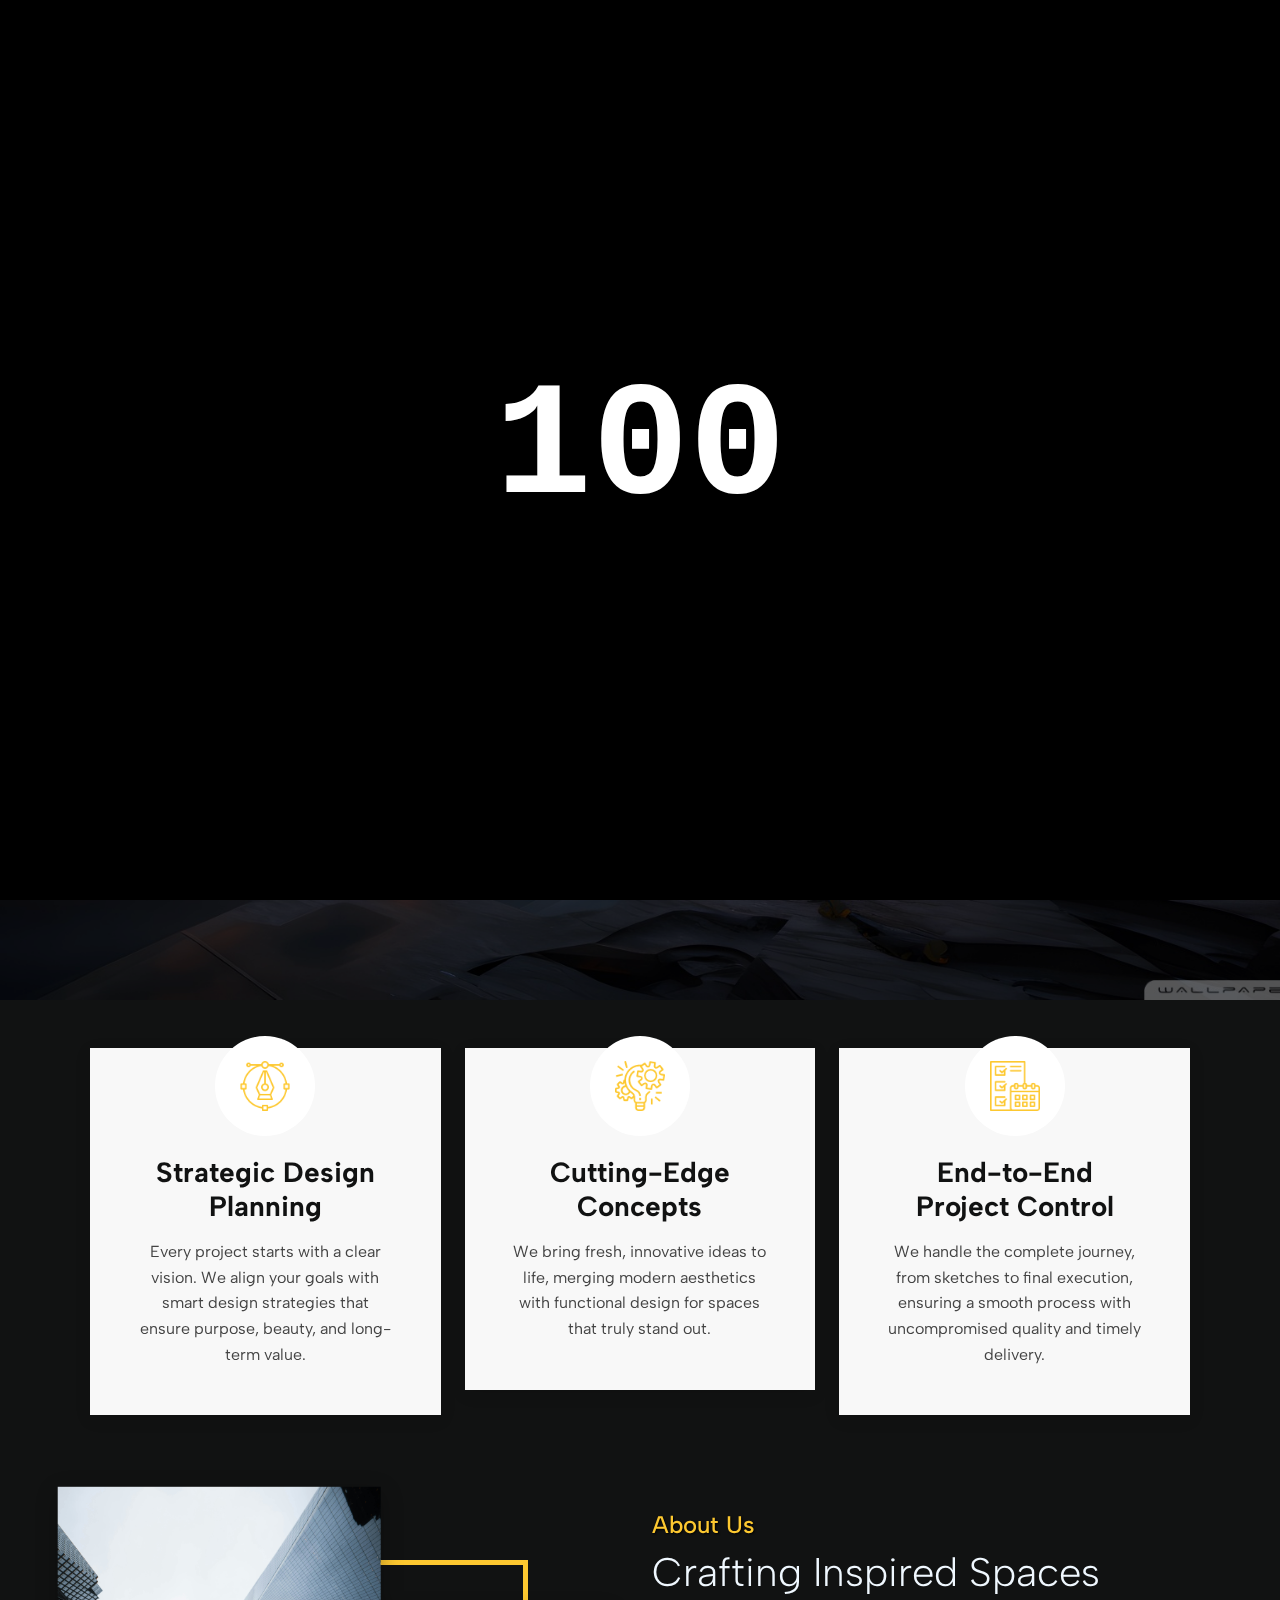
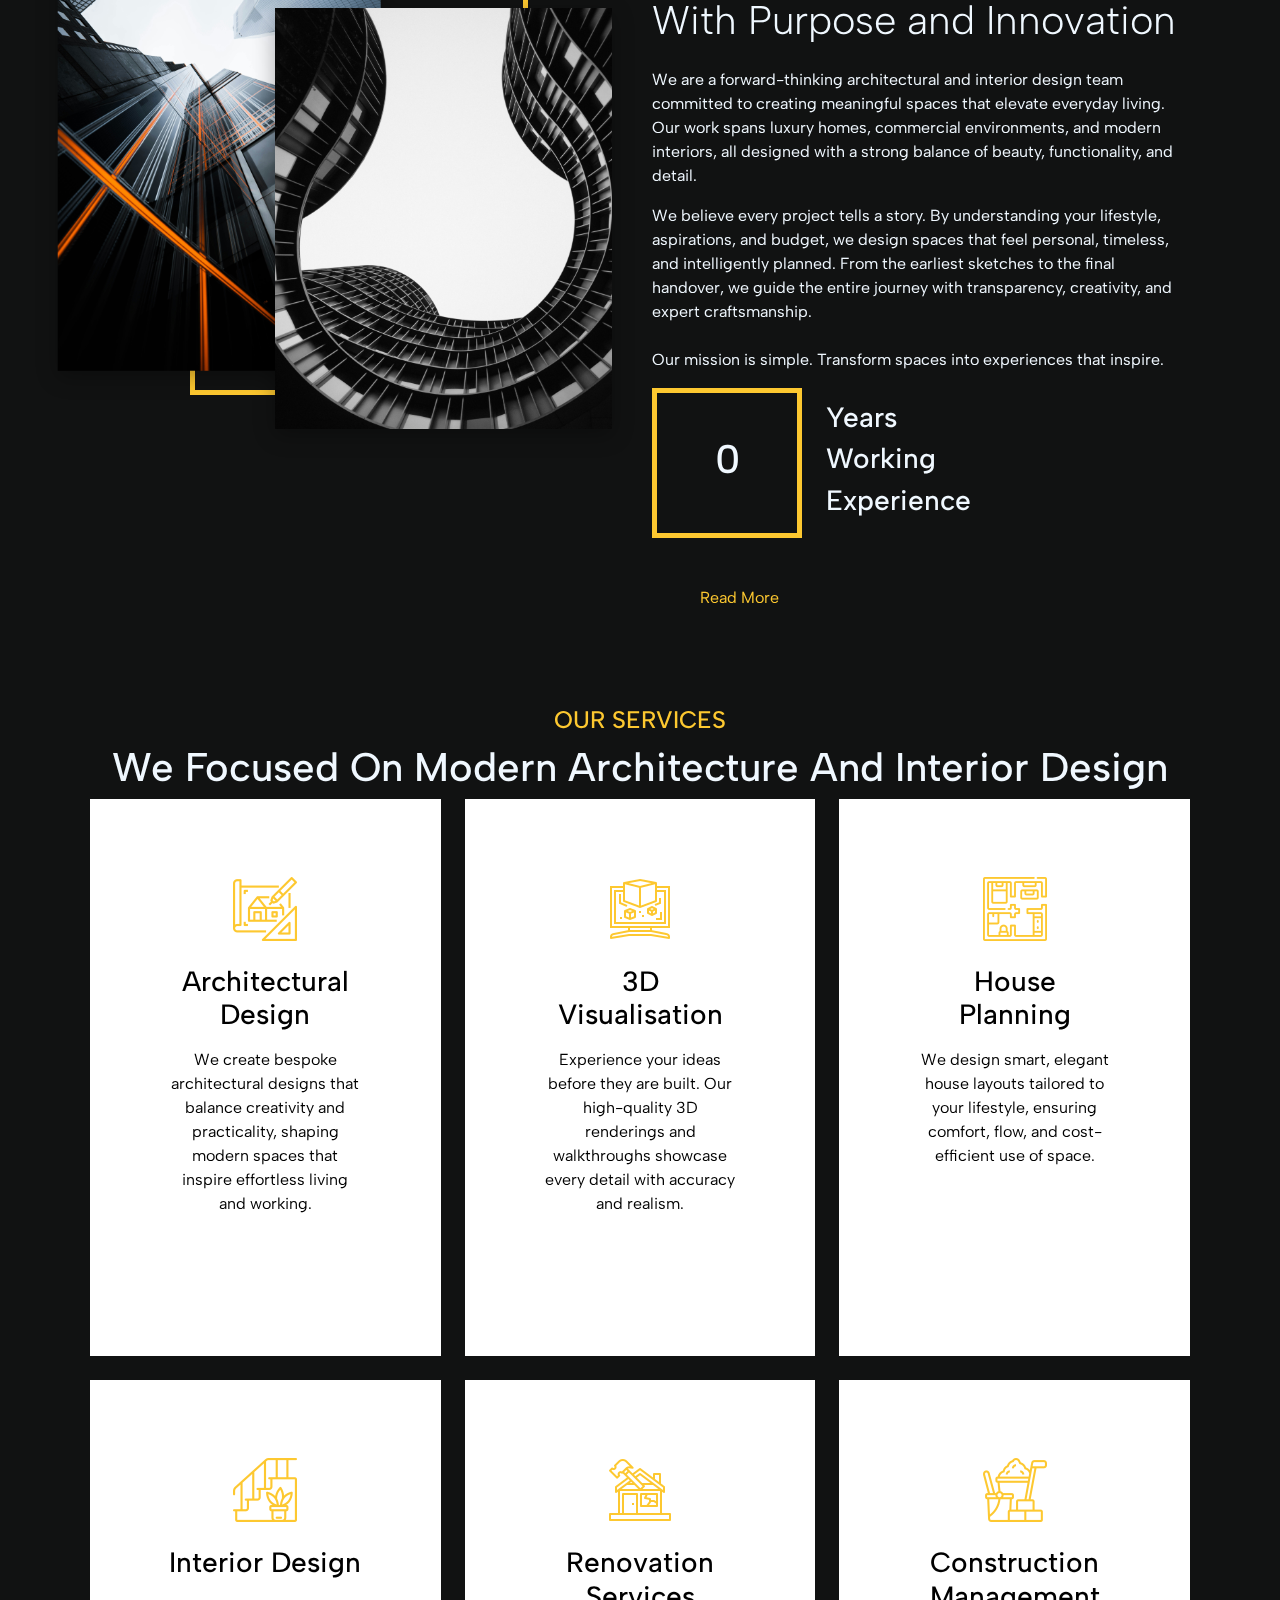
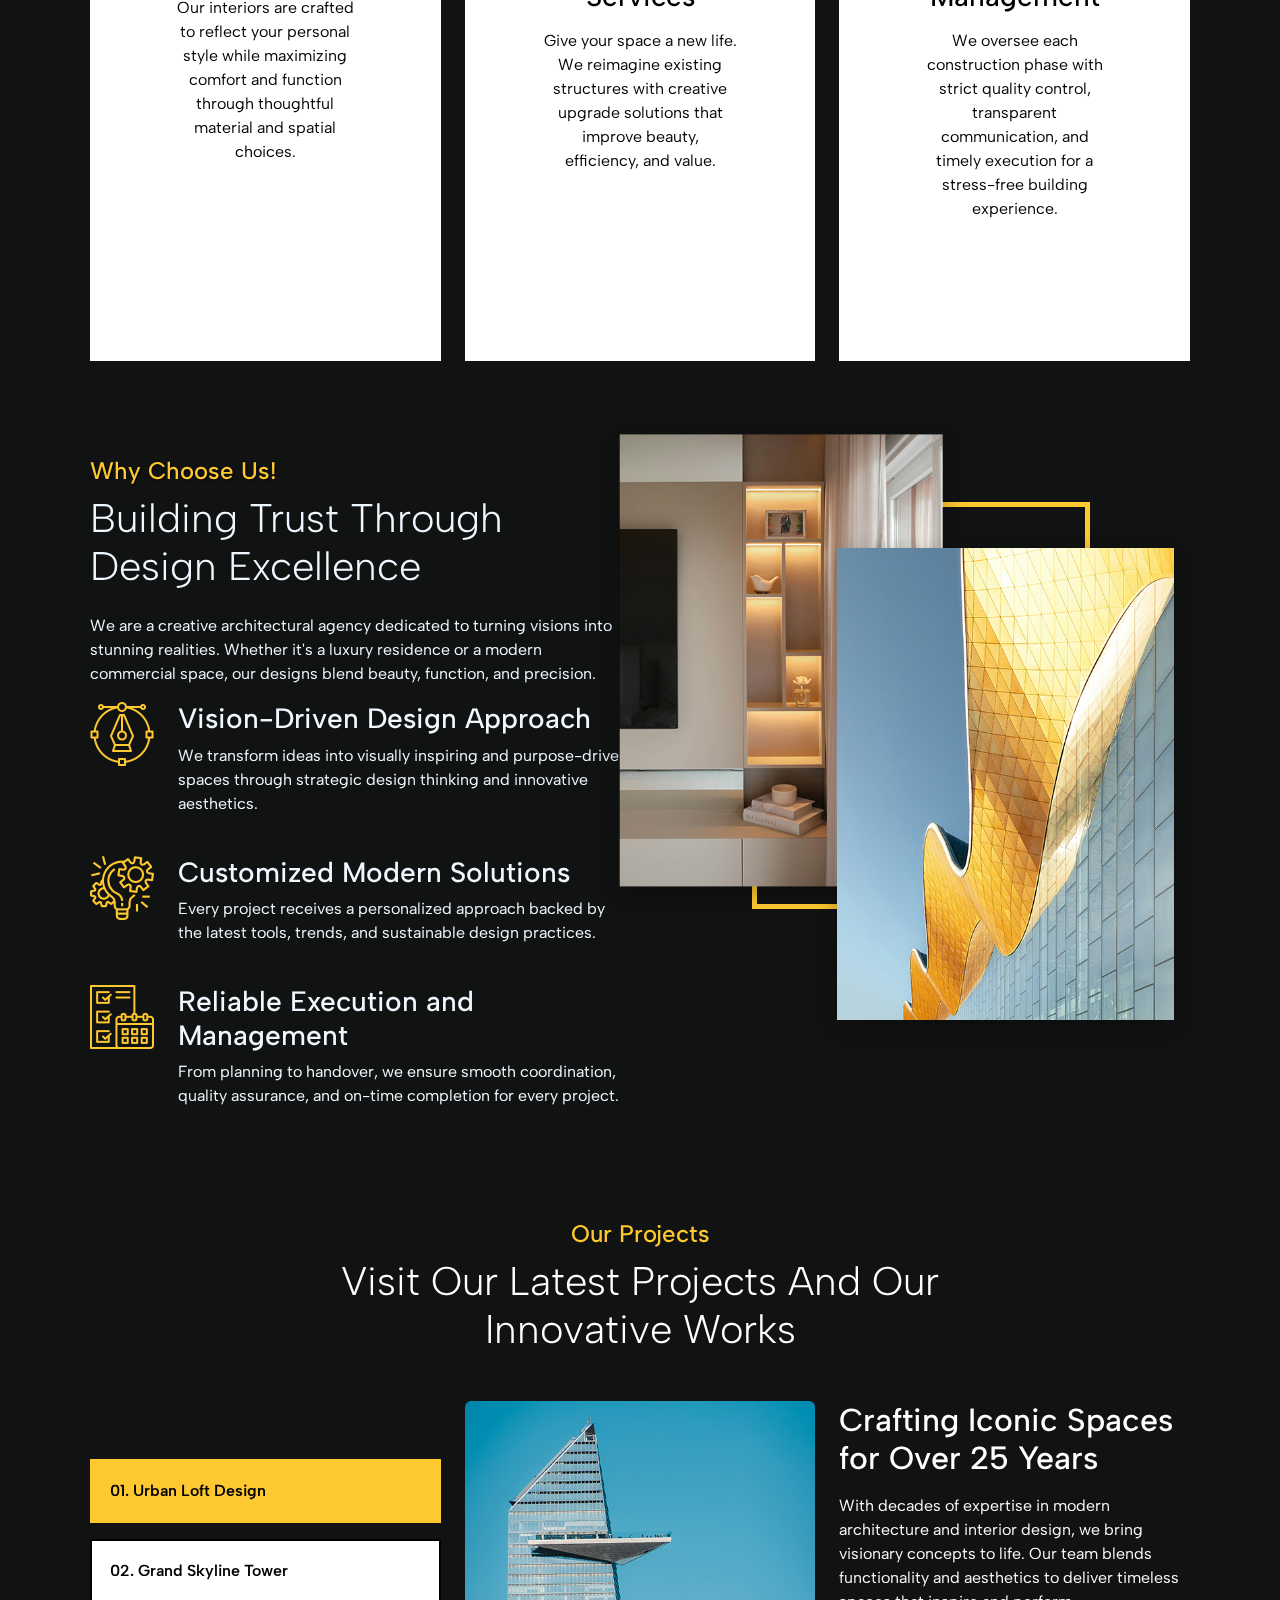
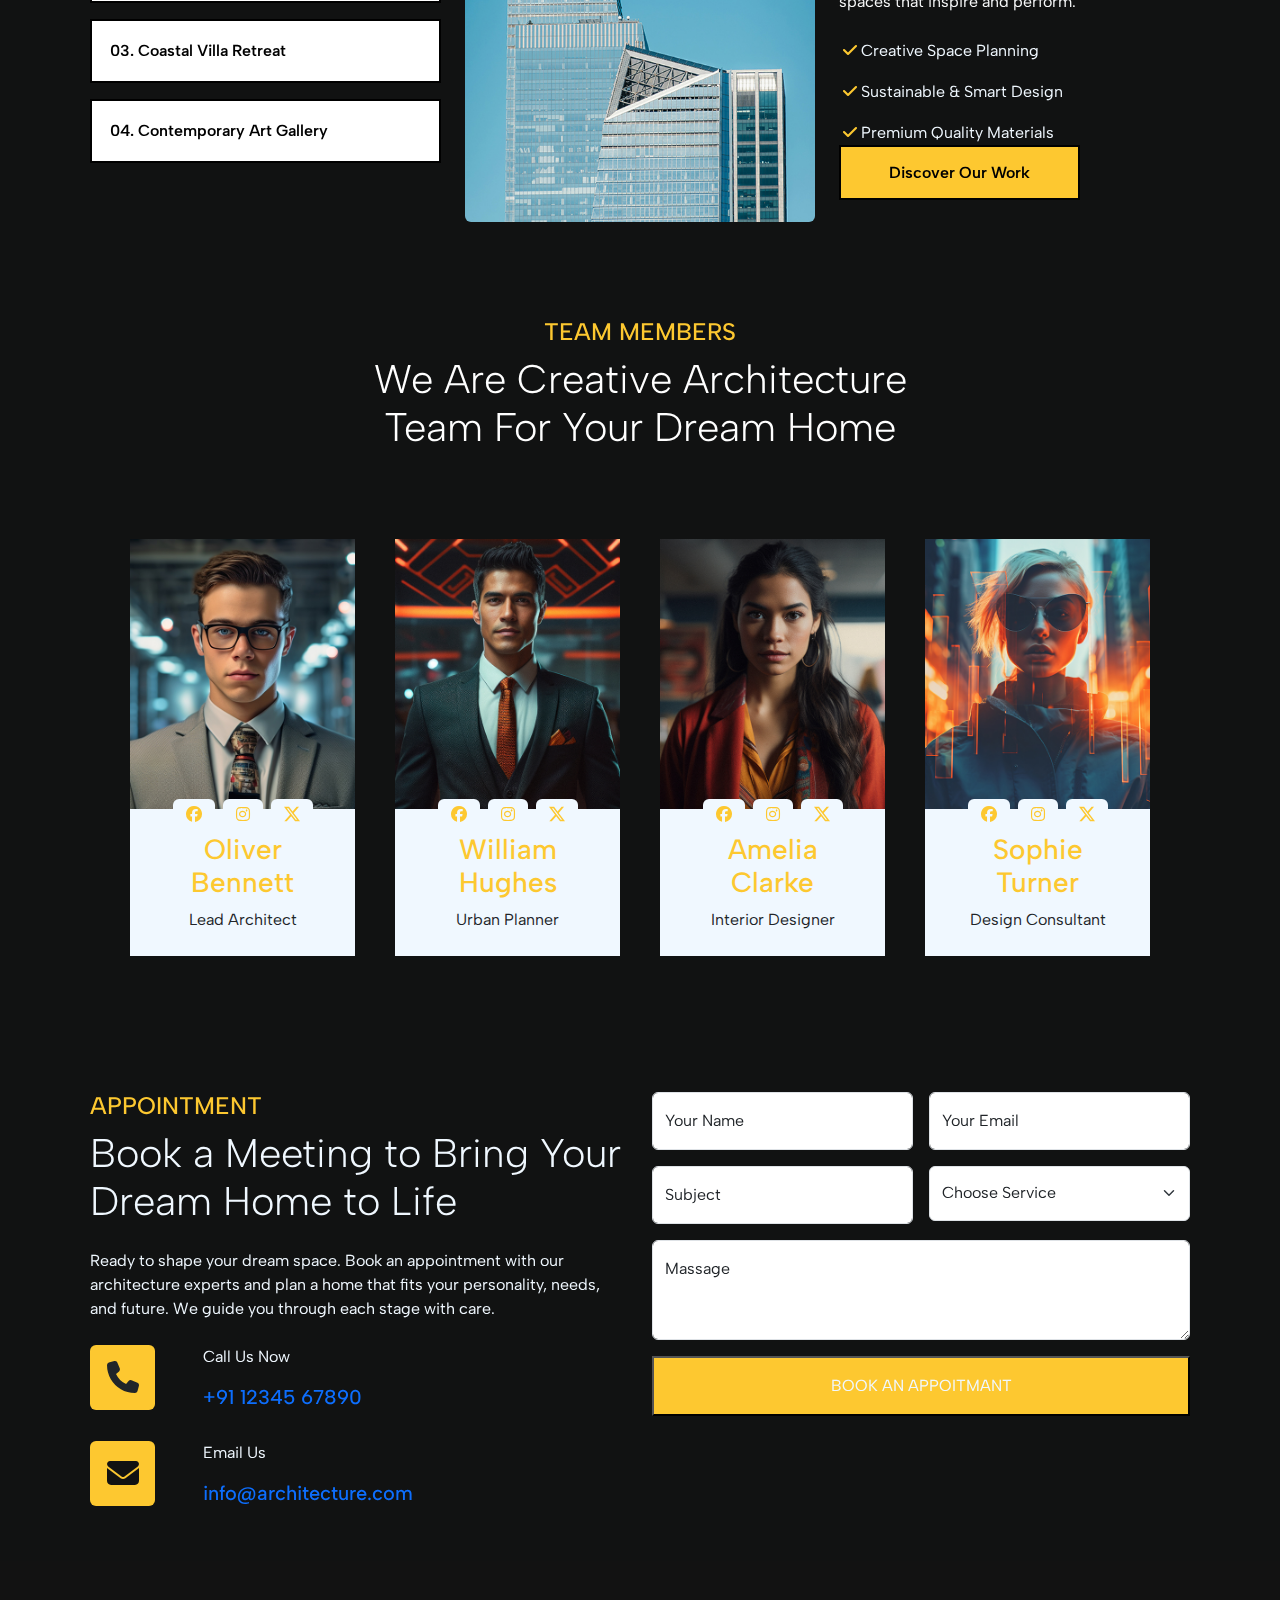
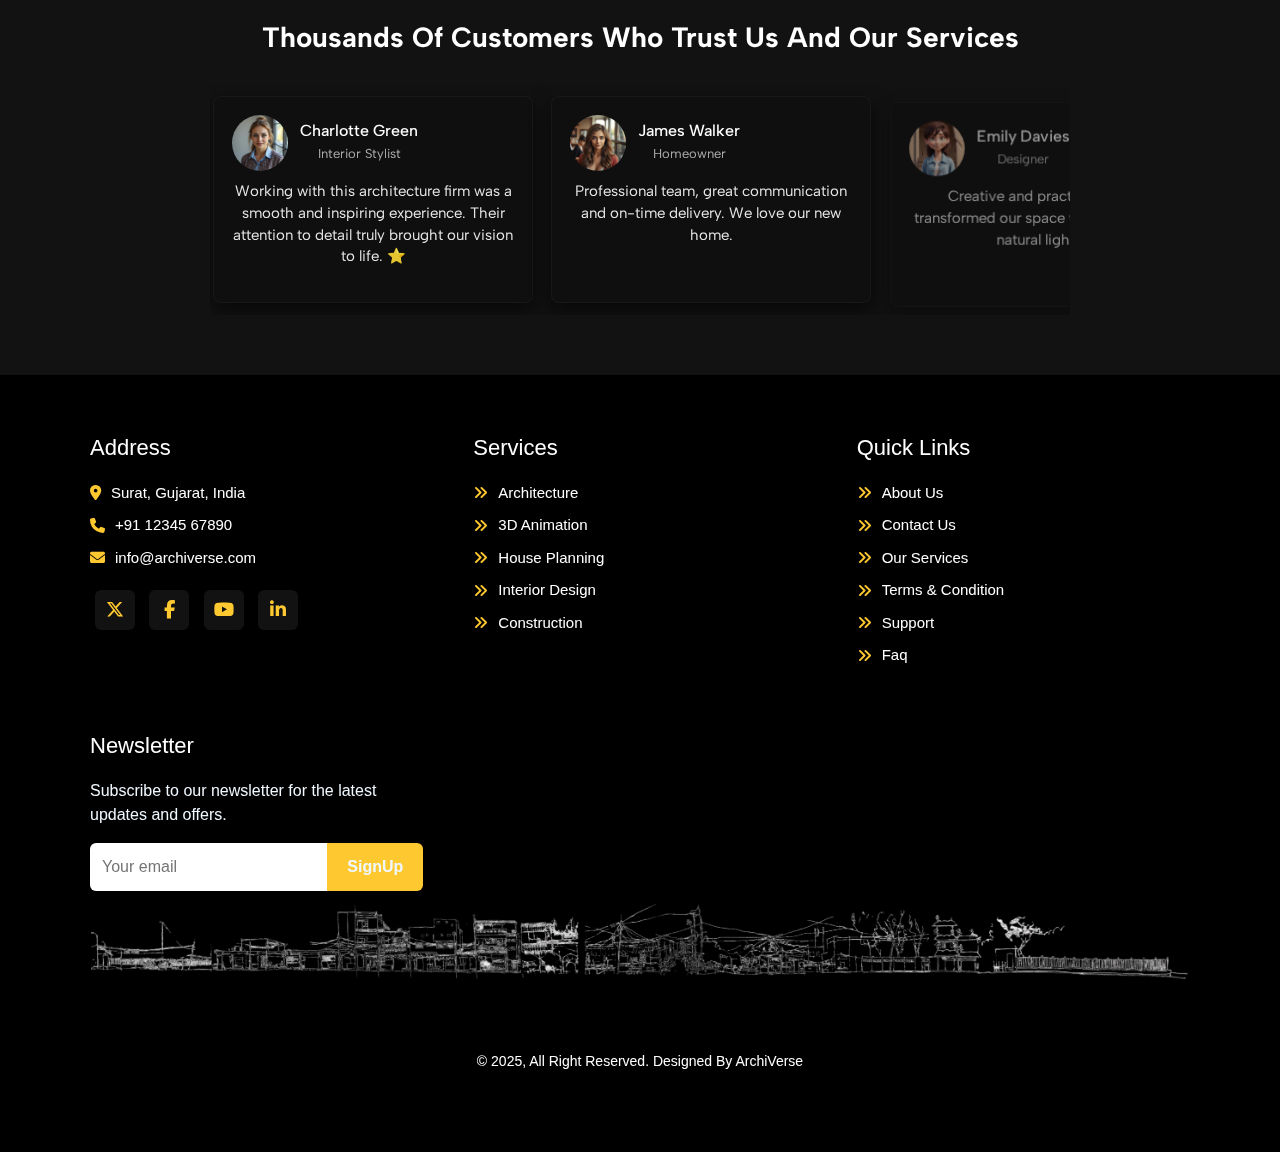
<file: index.html>
<!DOCTYPE html>
<html lang="en">
<head>
  <meta charset="UTF-8">
  <meta name="viewport" content="width=device-width, initial-scale=1.0">
  <title>ArchiVerse | Index</title>

  <!-- Google Fonts -->
  <link rel="preconnect" href="https://fonts.googleapis.com">
  <link rel="preconnect" href="https://fonts.gstatic.com" crossorigin>
  <link href="https://fonts.googleapis.com/css2?family=Albert+Sans:wght@400;500;700&display=swap" rel="stylesheet">

  <!-- Font Awesome -->
  <link rel="stylesheet" href="https://cdnjs.cloudflare.com/ajax/libs/font-awesome/6.5.0/css/all.min.css">

  <!--bootstrap-->
  <link rel="stylesheet" href="https://cdn.jsdelivr.net/npm/bootstrap@5.0.2/dist/css/bootstrap.min.css">

  <!-- Custom CSS -->
  <link rel="stylesheet" href="css/nav.css">
  <link rel="stylesheet" href="css/slider.css">
  <link rel="stylesheet" href="css/block.css">
  <link rel="stylesheet" href="css/about.css">
  <link rel="stylesheet" href="css/services.css">
  <link rel="stylesheet" href="css/project.css">
  <link rel="stylesheet" href="css/team.css">
  <link rel="stylesheet" href="css/appoitmant.css">
  <link rel="stylesheet" href="css/footer.css">
  <link rel="stylesheet" href="css/body.css">
  <link rel="stylesheet" href="css/review.css">

</head>
<body>

  <!-- Preloader -->
  <div>
    <div id="preloader">
      <p>
        <!-- the dots are zero-width empty space unicode characters; U+200B -->
        <span class="number-track">​ w  █</span>
        <span class="number-track">​ e  █</span>
      
        <!-- all possible numbers in the 100's space + the "l" in "welcome" -->
        <span class="number-track" id='number-track-100'>
           0 1 l █
        </span>
        <!-- all possible numbers in the 10's space + the "c" in "welcome" -->
        <span class="number-track" id='number-track-10'>
            0 1 2 3 4 5 6 7 8 9 0 c  █
        </span>
        <!-- all possible numbers in the 1's space + the "o" in "welcome" -->
        <span class="number-track" id='number-track-1'>
            0 1 2 3 4 5 6 7 8 9 0 1 2 3 4 5 6 7 8 9 0 1 2 3 4 5 6 7 8 9 0 1 2 3 4 5 6 7 8 9 0 1 2 3 4 5 6 7 8 9 0 1 2 3 4 5 6 7 8 9 0 1 2 3 4 5 6 7 8 9 0 1 2 3 4 5 6 7 8 9 0 1 2 3 4 5 6 7 8 9 0 1 2 3 4 5 6 7 8 9 0 o █
        </span>
        <span class="number-track">​ m  █</span>
        <span class="number-track">​ e  █</span>
      </p>
    </div>
  </div>
  
  <!-- Navbar -->
  <nav class="navbar">
    <a href="index.html" class="nav-title">ArchiVerse</a>

    <div class="hamburger" onclick="toggleMenu()">
      <i class="fa fa-bars"></i>
    </div>

    <ul class="nav-links mt-2" id="nav-links">
      <li class="nav-item"><a href="index.html">HOME</a></li>
      <li class="nav-item"><a href="html/about.html">ABOUT</a></li>
      <li class="nav-item"><a href="html/services.html">SERVICES</a></li>
      <li class="dropdown pt-0 text-center ">
        <span class="dropbtn nav-item ali">PAGES <i class="fa fa-caret-down"></i></span>
        <div class="dropdown-content">
          <a href="html/blog.html">BLOG</a>
          <a href="html/faq.html">FAQ</a>
          <a href="html/privacy.html">Privacy Policy</a>
          <a href="html/page4.html">Page 4</a>
          <a href="html/page5.html">Page 5</a>
          <a href="html/page6.html">Page 6</a>
        </div>
      </li>
      <li class="nav-item"><a href="html/contectus.html">CONTACT US</a></li>
      <li class="nav-item"><a href="#" class="btn d-lg-block">APPOINTMENT</a></li>
    </ul>
  </nav>

  <!-- Slider Section -->
  <div class="container-fluid slider p-0 pb-5 py-5">

    <!-- Slide 1 -->
    <div class="slide-item active">
      <img src="image/luxury_modern_house_concept_art-wallpaper-1920x1080.jpg" alt="Slide 1">
      <div class="text-group">
        <h1 class="slide-title">Designing Spaces That Define Your Lifestyle</h1>
        <p class="slide-subtext">
          We craft modern homes and interiors that blend comfort, creativity, and everyday elegance.
        </p><br>
        <a href="#" class="btn-borderd">CONTACT US</a>
      </div>
    </div>

    <!-- Slide 2 -->
    <div class="slide-item">
      <img src="image/WhatsApp_Image_2025-05-14_at_09.31.03_4c4e3803_optimized_300.jpg" alt="Slide 2">
      <div class="text-group">
        <h1 class="slide-title">
          Architecture That Elevates The Way You Live And Work
        </h1>
        <p class="slide-subtext">
          We design high-performance spaces that reflect personality, purpose, and smart planning.
        </p>
        <a href="#" class="btn-borderd">VIEW INTERIORS</a>
      </div>
    </div>

    <!-- Slide 3 -->
    <div class="slide-item">
      <img src="image/luxury_architecture_house-wallpaper-1920x1080.jpg" alt="Slide 3">
      <div class="text-group ">
        <h1 class="slide-title">Where Vision Meets Architectural Excellence</h1>
        <p class="slide-subtext">
          From bold concepts to flawless execution, we build environments that make an impact.
        </p><br>
        <a href="#" class="btn-borderd">CONTACT US</a>
      </div>
    </div>

    <!-- Thumbnails -->
    <div class="thumbnails">
      <div class="thumbnail">
        <img src="image/luxury_modern_house_concept_art-wallpaper-1920x1080.jpg" onclick="showSlide(0)" class="active">
      </div>
      <div class="thumbnail">
        <img src="image/WhatsApp_Image_2025-05-14_at_09.31.03_4c4e3803_optimized_300.jpg" onclick="showSlide(1)">
      </div>
      <div class="thumbnail">
        <img src="image/luxury_architecture_house-wallpaper-1920x1080.jpg" onclick="showSlide(2)">
      </div>
    </div>
  </div>

  <!--Block-->
  <div class="container-xxl py-5 block-section py-5">
    <div class="container">
      <div class="row g-4">

        <div class="col-lg-4 col-md-6">
          <div class="block-item text-center p-5">
            <div class="block-icon">
              <img src="image/icon/icon-2.png" alt="">
            </div>
            <h3 class="mb-3">Strategic Design Planning</h3>
            <p class="c">
             Every project starts with a clear vision. We align your goals with smart design strategies that ensure purpose, beauty, and long-term value.
            </p>
          </div>
        </div>

        <div class="col-lg-4 col-md-6">
          <div class="block-item text-center p-5">
            <div class="block-icon">
              <img src="image/icon/icon-3.png" alt="">
            </div>
            <h3 class="mb-3">Cutting-Edge Concepts</h3>
            <p class="c">
              We bring fresh, innovative ideas to life, merging modern aesthetics with functional design for spaces that truly stand out.
            </p>
          </div>
        </div>

        <div class="col-lg-4 col-md-6">
          <div class="block-item text-center p-5">
            <div class="block-icon">
              <img src="image/icon/icon-4.png" alt="">
            </div>
            <h3 class="mb-3">End-to-End Project Control</h3>
            <p class="c">
             We handle the complete journey, from sketches to final execution, ensuring a smooth process with uncompromised quality and timely delivery.
            </p>
          </div>
        </div>

      </div>
    </div>
  </div>

  <!--about-->
  <div class="container-xxl block-section py-5">
    <div class="container">
      <div class="row g-4">

        <div class="about-image col-lg-6">
          <img src="image/about/donny-jiang-42gFAgdIUC8-unsplash.jpg" alt="Building 1">
          <img src="image/about/joakim-nadell-K67sBVqLLuw-unsplash.jpg" alt="Building 2">
        </div>

        <div class="col-lg-6">
          <h4 class="section-title">About Us</h4>
          <h1 class="display-6 mb-4" style="color: aliceblue;">Crafting Inspired Spaces With Purpose and Innovation</h1>
          <p>We are a forward-thinking architectural and interior design team committed to creating meaningful spaces that elevate everyday living. Our work spans luxury homes, commercial environments, and modern interiors, all designed with a strong balance of beauty, functionality, and detail.</p>
          <p class="mb-4">We believe every project tells a story. By understanding your lifestyle, aspirations, and budget, we design spaces that feel personal, timeless, and intelligently planned. From the earliest sketches to the final handover, we guide the entire journey with transparency, creativity, and expert craftsmanship.</p>
          <p>Our mission is simple. Transform spaces into experiences that inspire.</p>
          <div class="d-flex align-items-center mb-5">
              <div class="counter-container counter">
                <h1 class="counter" data-count="25">0</h1>
              </div>
            <div class="ps-4" style="color: aliceblue;">
              <h3>Years</h3>
              <h3>Working</h3>
              <h3>Experience</h3>
            </div>
          </div>
          <a class="btn-borderd py-3 px-5" href="about.html">Read More</a>
        </div>

      </div>
    </div>
  </div>

  <!--Services-->
  <div class="container-xxl py-5">
    <div class="container">

      <div class="section-title text-center">
        <h4 style="color: #FDC830;">OUR SERVICES</h4>
        <h1 style="color: aliceblue;">We Focused On Modern Architecture And Interior Design</h1>
      </div>
      <!--blocks-->
      <div class="row g-4 justify-content-center">
        <!--block-1-->
        <div class="col-lg-4 col-md-6">
          <div class="service-item d-flex position-relative text-center h-100">
            <img src="image/services/service-1.jpg" class="bg-img">
            <div class="service-text p-5">
              <img class="mb-4" src="image/services/png/icon-5.png" alt="Icon">
              <h3 class="mb-3">Architectural Design</h3>
              <p class="mb-4">We create bespoke architectural designs that balance creativity and practicality, shaping modern spaces that inspire effortless living and working.</p>
              <a class="btn" href="html/service.html"><i class="fa fa-plus text-primary me-3"></i>Read More</a>
            </div>
          </div>
        </div>

        <!--block-2-->
        <div class="col-lg-4 col-md-6">
          <div class="service-item d-flex position-relative text-center h-100">
            <img src="image/services/service-2.jpg" class="bg-img">
            <div class="service-text p-5">
              <img class="mb-4" src="image/services/png/icon-6.png" alt="Icon">
              <h3 class="mb-3">3D Visualisation</h3>
              <p class="mb-4">Experience your ideas before they are built. Our high-quality 3D renderings and walkthroughs showcase every detail with accuracy and realism.</p>
              <a class="btn" href="html/service.html"><i class="fa fa-plus text-primary me-3"></i>Read More</a>
            </div>
          </div>
        </div>
        
        <!--block-3-->
        <div class="col-lg-4 col-md-6">
          <div class="service-item d-flex position-relative text-center h-100">
            <img src="image/services/service-3.jpg" class="bg-img">
            <div class="service-text p-5">
              <img class="mb-4" src="image/services/png/icon-7.png" alt="Icon">
              <h3 class="mb-3">House Planning</h3>
              <p class="mb-4">We design smart, elegant house layouts tailored to your lifestyle, ensuring comfort, flow, and cost-efficient use of space.</p>
              <a class="btn" href="html/service.html"><i class="fa fa-plus text-primary me-3"></i>Read More</a>
            </div>
          </div>
        </div>

        <!--block-4-->
        <div class="col-lg-4 col-md-6">
          <div class="service-item d-flex position-relative text-center h-100">
            <img src="image/services/service-4.jpg" class="bg-img">
            <div class="service-text p-5">
              <img class="mb-4" src="image/services/png/icon-8.png" alt="Icon">
              <h3 class="mb-3">Interior Design</h3>
              <p class="mb-4">Our interiors are crafted to reflect your personal style while maximizing comfort and function through thoughtful material and spatial choices.</p>
              <a class="btn" href="html/service.html"><i class="fa fa-plus text-primary me-3"></i>Read More</a>
            </div>
          </div>
        </div>

        <!--block-5-->
        <div class="col-lg-4 col-md-6">
          <div class="service-item d-flex position-relative text-center h-100">
            <img src="image/services/service-5.jpg" class="bg-img">
            <div class="service-text p-5">
              <img class="mb-4" src="image/services/png/icon-9.png" alt="Icon">
              <h3 class="mb-3">Renovation Services</h3>
              <p class="mb-4">Give your space a new life. We reimagine existing structures with creative upgrade solutions that improve beauty, efficiency, and value.</p>
              <a class="btn" href="html/service.html"><i class="fa fa-plus text-primary me-3"></i>Read More</a>
            </div>
          </div>
        </div>

        <!--block-6-->
        <div class="col-lg-4 col-md-6">
          <div class="service-item d-flex position-relative text-center h-100">
            <img src="image/services/service-6.jpg" class="bg-img">
            <div class="service-text p-5">
              <img class="mb-4" src="image/services/png/icon-10.png" alt="Icon">
              <h3 class="mb-3">Construction Management</h3>
              <p class="mb-4">We oversee each construction phase with strict quality control, transparent communication, and timely execution for a stress-free building experience.</p>
              <a class="btn" href="html/service.html"><i class="fa fa-plus text-primary me-3"></i>Read More</a>
            </div>
          </div>
        </div>

      </div>
    </div>
  </div>

  <!--about-2-->
  <div class="container-xxl block-section py-5">
    <div class="container">
      <div class="row g-4">

        <div class="col-lg-6">
          <h4 class="section-title">Why Choose Us!</h4>
          <h1 class="display-6 mb-4" style="color: aliceblue;">Building Trust Through Design Excellence</h1>
          <p>We are a creative architectural agency dedicated to turning visions into stunning realities. Whether it's a luxury
              residence or a modern commercial space, our designs blend beauty, function, and precision.</p>
          <div class="row g-4">
            <!--p-1-->
            <div class="col-12">
              <div class="d-flex align-items-start">
                <img src="image/icon/icon-2.png" alt="icon-2">
                <div class="ms-4" style="color: aliceblue;">
                  <h3>Vision-Driven Design Approach</h3>
                  <p>We transform ideas into visually inspiring and purpose-driven spaces through strategic design thinking and innovative aesthetics.</p>
                </div>
              </div>
            </div>
            <!--p-2-->
            <div class="col-12">
              <div class="d-flex align-items-start">
                <img src="image/icon/icon-3.png" alt="icon-3">
                <div class="ms-4" style="color: aliceblue;">
                  <h3>Customized Modern Solutions</h3>
                  <p>Every project receives a personalized approach backed by the latest tools, trends, and sustainable design practices.</p>
                </div>
              </div>
            </div>
            <!--p-1-->
            <div class="col-12">
              <div class="d-flex align-items-start">
                <img src="image/icon/icon-4.png" alt="icon-4">
                <div class="ms-4" style="color: aliceblue;">
                  <h3>Reliable Execution and Management</h3>
                  <p>From planning to handover, we ensure smooth coordination, quality assurance, and on-time completion for every project.</p>
                </div>
              </div>
            </div>

          </div>
        </div>

        <div class="about-image col-lg-6">
          <img src="image/about/about-3.jpg" alt="about-3">
          <img src="image/about/about-4.jpg" alt="about-4">
        </div>

      </div>
    </div>
  </div>

  <!--project-->
  <div class="container-xxl py-5" id="projects">
    <div class="container">
      <div class="text-center mx-auto mb-5" style="max-width: 600px;">
        <h4 class="section-title" style="color: #FDC830;">Our Projects</h4>
        <h1 class="display-6 mb-4 text-white">Visit Our Latest Projects And Our Innovative Works</h1>
      </div>
      
      <div class="row g-4 align-items-center">
      
        <!-- Project Buttons -->
        <div class="col-lg-4">
          <div class="d-flex flex-column gap-3">
            <button class="project-btn active" data-id="1">01. Urban Loft Design</button>
            <button class="project-btn" data-id="2">02. Grand Skyline Tower</button>
            <button class="project-btn" data-id="3">03. Coastal Villa Retreat</button>
            <button class="project-btn" data-id="4">04. Contemporary Art Gallery</button>
          </div>
        </div>

        <!-- Project Content -->
        <div class="col-lg-8">
          <div class="project-content">
            <div class="row g-4">
              <!--card-1-->
              <div class="col-md-6">
                <img id="projectImg" src="image/project/project-1.jpg" class="img-fluid rounded"   style="min-height:350px; object-fit:cover;">
              </div>
              <div class="col-md-6">
                <h2 id="projectTitle" class="text-white mb-3">Crafting Iconic Spaces for Over 25 Years</h2>
                <p id="projectDesc" class="text-light mb-4">
                  With decades of expertise in modern architecture and interior design, we bring visionary concepts to life. Our team blends functionality and aesthetics to deliver timeless spaces that inspire and perform.
                <p id="ticMark1"><i class="fa fa-check m-1" aria-hidden="true" style="color: #FDC830;"></i>Creative Space Planning</p>
                <p id="ticMark2"><i class="fa fa-check m-1" aria-hidden="true" style="color: #FDC830;"></i>Sustainable & Smart Design</p>
                <p id="ticMark3"><i class="fa fa-check m-1" aria-hidden="true" style="color: #FDC830;"></i>Premium Quality Materials</p>
                <a href="project.html" class="project-btn-a py-3 px-5">Discover Our Work</a>
              </div>

            </div>
          </div>
        </div>

      </div>
    </div>
  </div>

  <!--Team-->
  <div class="container-xxl py-5">
    <div class="container">
      <div class="text-center mx-auto mb-5" style="max-width: 600px;">
        <h4 class="section-title" style="color: #FDC830;">TEAM MEMBERS</h4>
        <h1 class="display-6 mb-4 text-white">We Are Creative Architecture Team For Your Dream Home</h1>
      </div>
      
      <div class="row g-0 team-item">

        <!--card-1-->
        <div class="col-lg-3 col-md-6">
          <div class="card-animated">   
            <div class="team-item position-relative">
              <div class="position-relative">
                <img class="img-fluid" src="image/team/team-1.jpg" alt="team-1">
                <div class=" team-social text-center">
                  <a href="#" class="btn"><i class="fab fa-facebook"></i></a>
                  <a href="#" class="btn"><i class="fa-brands fa-instagram"></i></a>
                  <a href="#" class="btn"><svg xmlns="http://www.w3.org/2000/svg" width="16" height="16" fill="currentColor" class="bi bi-twitter-x" viewBox="0 0 16 16"><path d="M12.6.75h2.454l-5.36 6.142L16 15.25h-4.937l-3.867-5.07-4.425 5.07H.316l5.733-6.57L0 .75h5.063l3.495 4.633L12.601.75Zm-.86 13.028h1.36L4.323 2.145H2.865z"/></svg></a>
                </div>
              </div>
              <div class="bg-team text-center p-4">
                <h3>Oliver Bennett</h3>
                <span>Lead Architect</span>
              </div>
            </div>
          </div>  
        </div>

        <!--card-2-->
        <div class="col-lg-3 col-md-6">
          <div class="card-animated">   
            <div class="team-item position-relative">
              <div class="position-relative">
                <img class="img-fluid" src="image/team/team-2.jpg" alt="team-2">
                <div class=" team-social text-center">
                  <a href="#" class="btn"><i class="fab fa-facebook"></i></i></a>
                  <a href="#" class="btn"><i class="fa-brands fa-instagram"></i></a>
                  <a href="#" class="btn"><svg xmlns="http://www.w3.org/2000/svg" width="16" height="16" fill="currentColor" class="bi bi-twitter-x" viewBox="0 0 16 16"><path d="M12.6.75h2.454l-5.36 6.142L16 15.25h-4.937l-3.867-5.07-4.425 5.07H.316l5.733-6.57L0 .75h5.063l3.495 4.633L12.601.75Zm-.86 13.028h1.36L4.323 2.145H2.865z"/></svg></a>
                </div>
              </div>
              <div class="bg-team text-center p-4">
                <h3>William Hughes</h3>
                <span>Urban Planner</span>
              </div>
            </div>
          </div>
        </div>

        <!--card-3-->
        <div class="col-lg-3 col-md-6">
          <div class="card-animated">   
            <div class="team-item position-relative">
              <div class="position-relative">
                <img class="img-fluid" src="image/team/team-3.jpg" alt="team-3 ">
                <div class=" team-social text-center">
                  <a href="#" class="btn"><i class="fab fa-facebook"></i></i></a>
                  <a href="#" class="btn"><i class="fa-brands fa-instagram"></i></a>
                  <a href="#" class="btn"><svg xmlns="http://www.w3.org/2000/svg" width="16" height="16" fill="currentColor" class="bi bi-twitter-x" viewBox="0 0 16 16"><path d="M12.6.75h2.454l-5.36 6.142L16 15.25h-4.937l-3.867-5.07-4.425 5.07H.316l5.733-6.57L0 .75h5.063l3.495 4.633L12.601.75Zm-.86 13.028h1.36L4.323 2.145H2.865z"/></svg></a>
                </div>
              </div>
              <div class="bg-team text-center p-4">
                <h3>Amelia Clarke</h3>
                <span>Interior Designer</span>
              </div>
            </div>
          </div>
        </div>

        <!--card-4-->
        <div class="col-lg-3 col-md-6">
          <div class="card-animated">   
            <div class="team-item position-relative">
              <div class="position-relative">
                <img class="img-fluid" src="image/team/team-4.jpg" alt="team-4">
                <div class=" team-social text-center">
                  <a href="#" class="btn"><i class="fab fa-facebook"></i></i></a>
                  <a href="#" class="btn"><i class="fa-brands fa-instagram"></i></a>
                  <a href="#" class="btn"><svg xmlns="http://www.w3.org/2000/svg" width="16" height="16" fill="currentColor" class="bi bi-twitter-x" viewBox="0 0 16 16"><path d="M12.6.75h2.454l-5.36 6.142L16 15.25h-4.937l-3.867-5.07-4.425 5.07H.316l5.733-6.57L0 .75h5.063l3.495 4.633L12.601.75Zm-.86 13.028h1.36L4.323 2.145H2.865z"/></svg></a>
                </div>
              </div>
              <div class="bg-team text-center p-4">
                <h3>Sophie Turner</h3>
                <span>Design Consultant</span>
              </div>
            </div>
          </div>
        </div>
        
      </div>
    </div>
  </div>

  <!--Appoitmant-->
  <div class="container-xxl py-5">
    <div class="container">
      <div class="row g-4">

        <!--Section-1-->
        <div class="col-lg-6">
          <h4 class="section-title">APPOINTMENT</h4>
          <h1 class="display-6 mb-4" style="color: aliceblue;">Book a Meeting to Bring Your Dream Home to Life</h1>
          <p class="mb-4">
            Ready to shape your dream space. Book an appointment with our architecture experts and plan a home that fits your personality, needs, and future. We guide you through each stage with care.
          </p>
        

          <div class="row g-4">
            <!-- Phone -->
            <div class="col-12">
              <div class="d-flex">
                <div class="d-flex flex-shrink-0 align-items-center justify-content-center rounded borderd-icon" style="width: 65px; height: 65px; background-color: #FDC830;">
                  <i class="fa fa-phone fa-2x"></i>
                </div>
                <div class="ms-5">
                  <p>Call Us Now</p>
                  <h5><a href="tel:+91 12345 67890">+91 12345 67890</a></h5>
                </div>
              </div>
            </div>
          
            <!-- Email -->
            <div class="col-12">
              <div class="d-flex">
                <div class="d-flex flex-shrink-0 align-items-center justify-content-center rounded borderd-icon" style="width: 65px; height: 65px; background-color: #FDC830;">
                  <i class="fa fa-envelope fa-2x" style="color: #121212;"></i>
                </div>
                <div class="ms-5">
                  <p>Email Us</p>
                  <h5><a href="mailto:info@architecture.com">info@architecture.com</a></h5>
                </div>
              </div>
            </div>
          </div>
        </div>

        <!--section-2-->
        <div class="col-lg-6">
          <div class="row g-3">

            <div class="col-12 col-sm-6">
              <div class="form-floating">
                <input type="text" class="form-control" id="name" placeholder="Your Name" style="height: 55px;" required>
                <label for="name" id="name">Your Name</label>
              </div>
            </div>

            <div class="col-12 col-sm-6">
               <div class="form-floating">
                <input type="email" class="form-control" id="email" placeholder="Your Email" style="height: 55px;" required>
                <label for="email" id="email">Your Email</label>
              </div>
            </div>

            <div class="col-12 col-sm-6">
               <div class="form-floating">
                <input type="text" class="form-control" id="subject" placeholder="Subject" style="height: 55px;" required>
                <label for="subject" id="subject">Subject</label>
              </div>
            </div>

            <div class="col-12 col-sm-6">
              <select class="form-select" style="height: 55px;">
                <option selected="" disabled >Choose Service</option>
                <option value="1">Service 1</option>
                <option value="2">Service 2</option>
                <option value="3">Service 3</option>
              </select>
            </div>

            <div class="col-12">
              <div class="form-floating">
                <textarea class="form-control" id="massage" rows="4" placeholder="Your Massage" style="height: 100px;"></textarea>
                <label for="name"> Massage</label>
              </div>
            </div>

            <div class="col-12">
              <button class="btn-borderd w-100 py-3" type="submit" style="background-color: #FDC830; color: aliceblue;">BOOK AN APPOITMANT</button>
            </div>

          </div>
        </div>

      </div>
    </div>
  </div>

  <!-- Testimonial -->
  <section class="testimonial-section">
    <div class="container" id="testimonials">
      <h1 class="section-main-title text-center">
        Thousands Of Customers Who Trust Us And Our Services
      </h1>
      <div id="reviews-container" class="reviews-container" aria-live="polite"></div>
    </div>
  </section>
  
  <!-- Footer -->
  <footer class="footer-area">
    <div class="container">
      <div class="footer-content">
        <div class="footer-box">
          <h3>Address</h3>
          <ul>
            <li><i class="fa-solid fa-location-dot"></i> <a href="https://maps.app.goo.gl/KrPWKQ5Bwj3TCN8b9">Surat, Gujarat, India</a></li>
            <li><i class="fa-solid fa-phone"></i><a href="tel:+91 12345 67890">+91 12345 67890</a></li>
            <li><i class="fa-solid fa-envelope"></i><a href="mailto:info@archiverse.com">info@archiverse.com</a></li>
          </ul>
          <div class="social-links">
            <a href="#"><i class="fa-brands fa-x-twitter borderd-icon-1"></i></a>
            <a href="#"><i class="fa-brands fa-facebook-f borderd-icon-1"></i></a>
            <a href="#"><i class="fa-brands fa-youtube borderd-icon-1"></i></a>
            <a href="#"><i class="fa-brands fa-linkedin-in borderd-icon-1"></i></a>
          </div>
        </div>
        <div class="footer-box">
          <h3>Services</h3>
          <ul>
            <li><i class="fa-solid fa-angles-right"></i><a href="html/architecture.html">Architecture</a></li>
            <li><i class="fa-solid fa-angles-right"></i><a href="html/animation.html">3D Animation</a></li>
            <li><i class="fa-solid fa-angles-right"></i><a href="html/houseplanning.html">House Planning</a></li>
            <li><i class="fa-solid fa-angles-right"></i><a href="html/interiordesign.html">Interior Design</a></li>
            <li><i class="fa-solid fa-angles-right"></i><a href="html/Construction.html">Construction</a></li>
          </ul>
        </div>
        <div class="footer-box">
          <h3>Quick Links</h3>
          <ul>
            <li><i class="fa-solid fa-angles-right"></i><a href="html/about.html">About Us</a></li>
            <li><i class="fa-solid fa-angles-right"></i><a href="html/contectus.html">Contact Us</a></li>
            <li><i class="fa-solid fa-angles-right"></i><a href="html/services.html">Our Services</a></li>
            <li><i class="fa-solid fa-angles-right"></i><a href="html/terms.html">Terms & Condition</a></li>
            <li><i class="fa-solid fa-angles-right"></i><a href="html/support.html">Support</a></li>
            <li><i class="fa-solid fa-angles-right"></i><a href="html/faq.html">Faq</a></li>
          </ul>
        </div>
        <div class="footer-box newsletter">
          <h3>Newsletter</h3>
          <p>Subscribe to our newsletter for the latest updates and offers.</p>
          <form>
            <input type="email" placeholder="Your email">
            <button type="submit" style="background-color: #FDC830; color: aliceblue;">SignUp</button>
          </form>
        </div>
      </div>
    </div>
    <div class="footer-bottom"></div>
    <div class="footer-copy">
      © 2025, All Right Reserved. Designed By ArchiVerse
    </div>
  </footer>

<!-- JS -->
<script src="https://cdn.jsdelivr.net/npm/bootstrap@5.0.2/dist/js/bootstrap.bundle.min.js"></script>
<script src="https://cdn.jsdelivr.net/npm/swiper@11/swiper-bundle.min.js"></script>
<script src="https://code.jquery.com/jquery-3.6.4.min.js"></script>
<script src="js/nav.js"></script>
<script src="js/project.js"></script>
<script src="js/slider.js"></script>
<script src="js/counter.js"></script>
<script src="js/loading.js"></script>
<script src="js/appoitmant.js"></script>
<script src="js/review.js"></script>

</body>
</html>
</file>
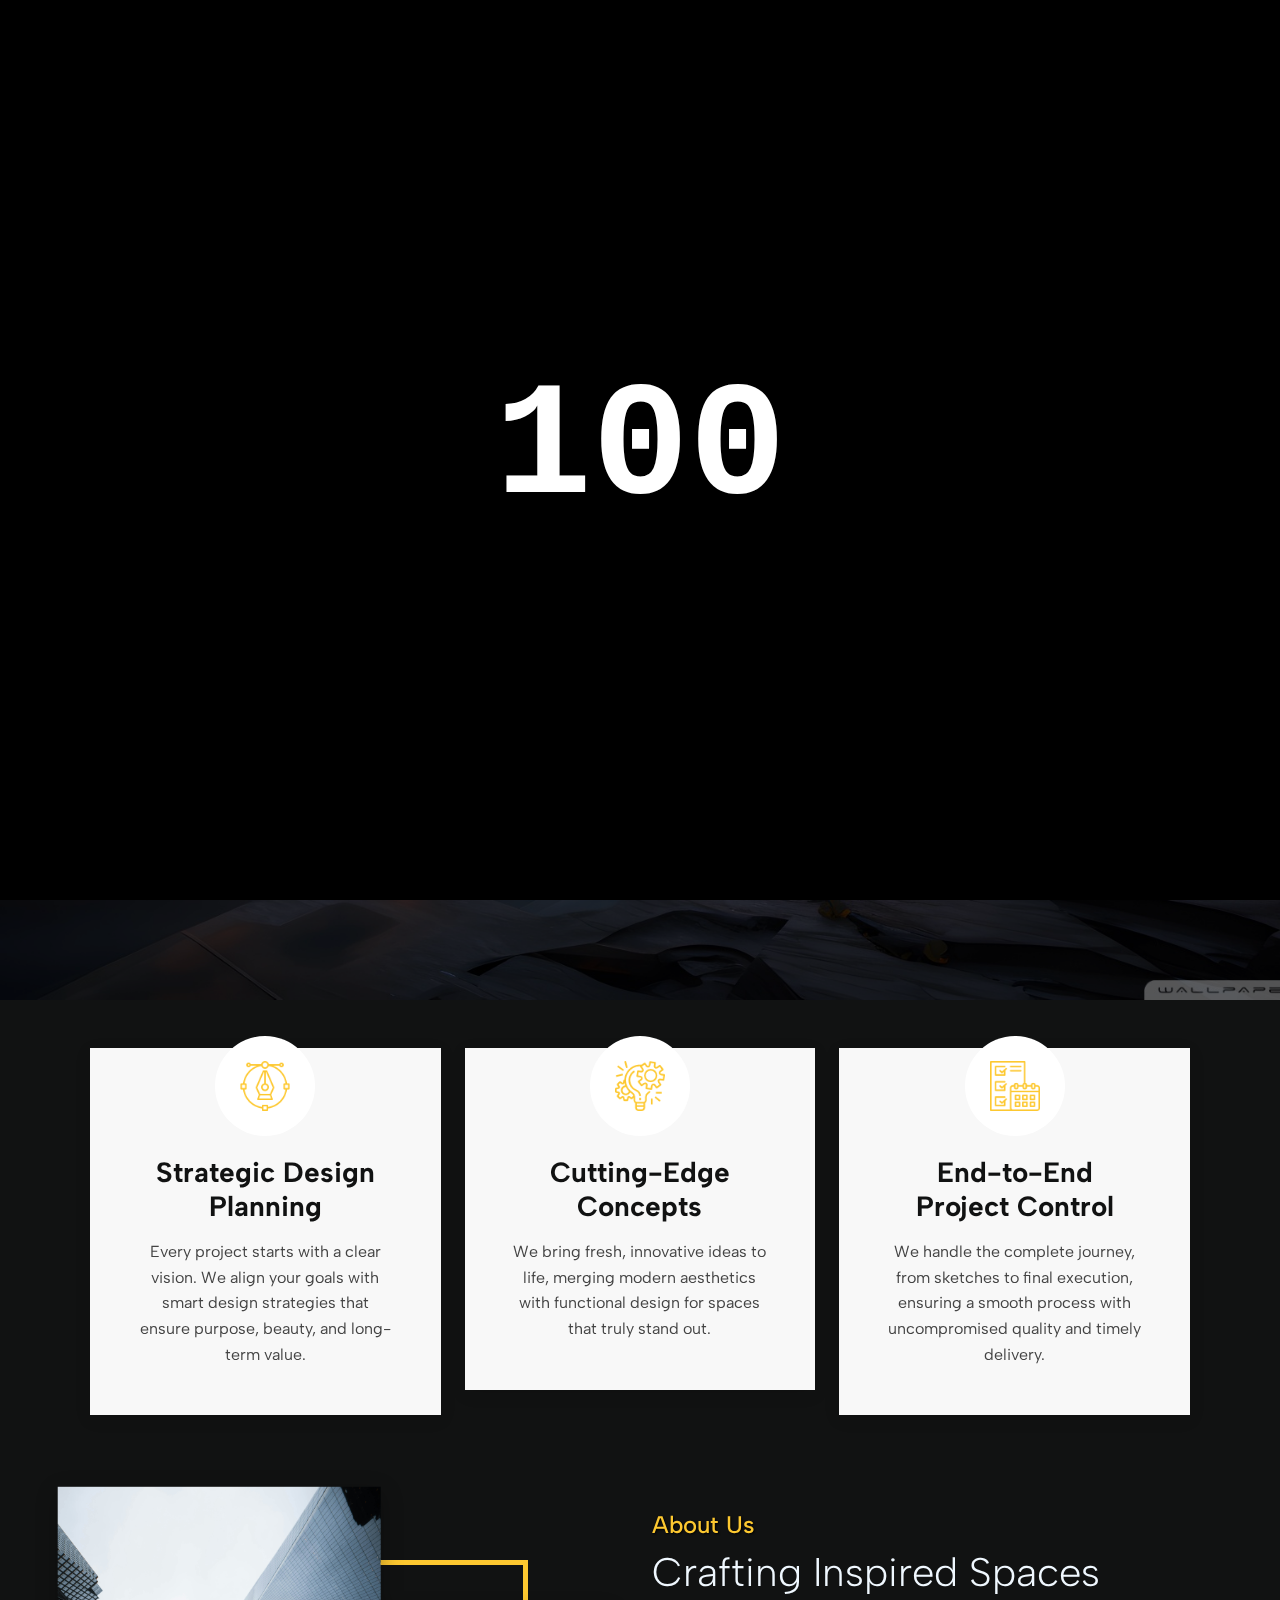
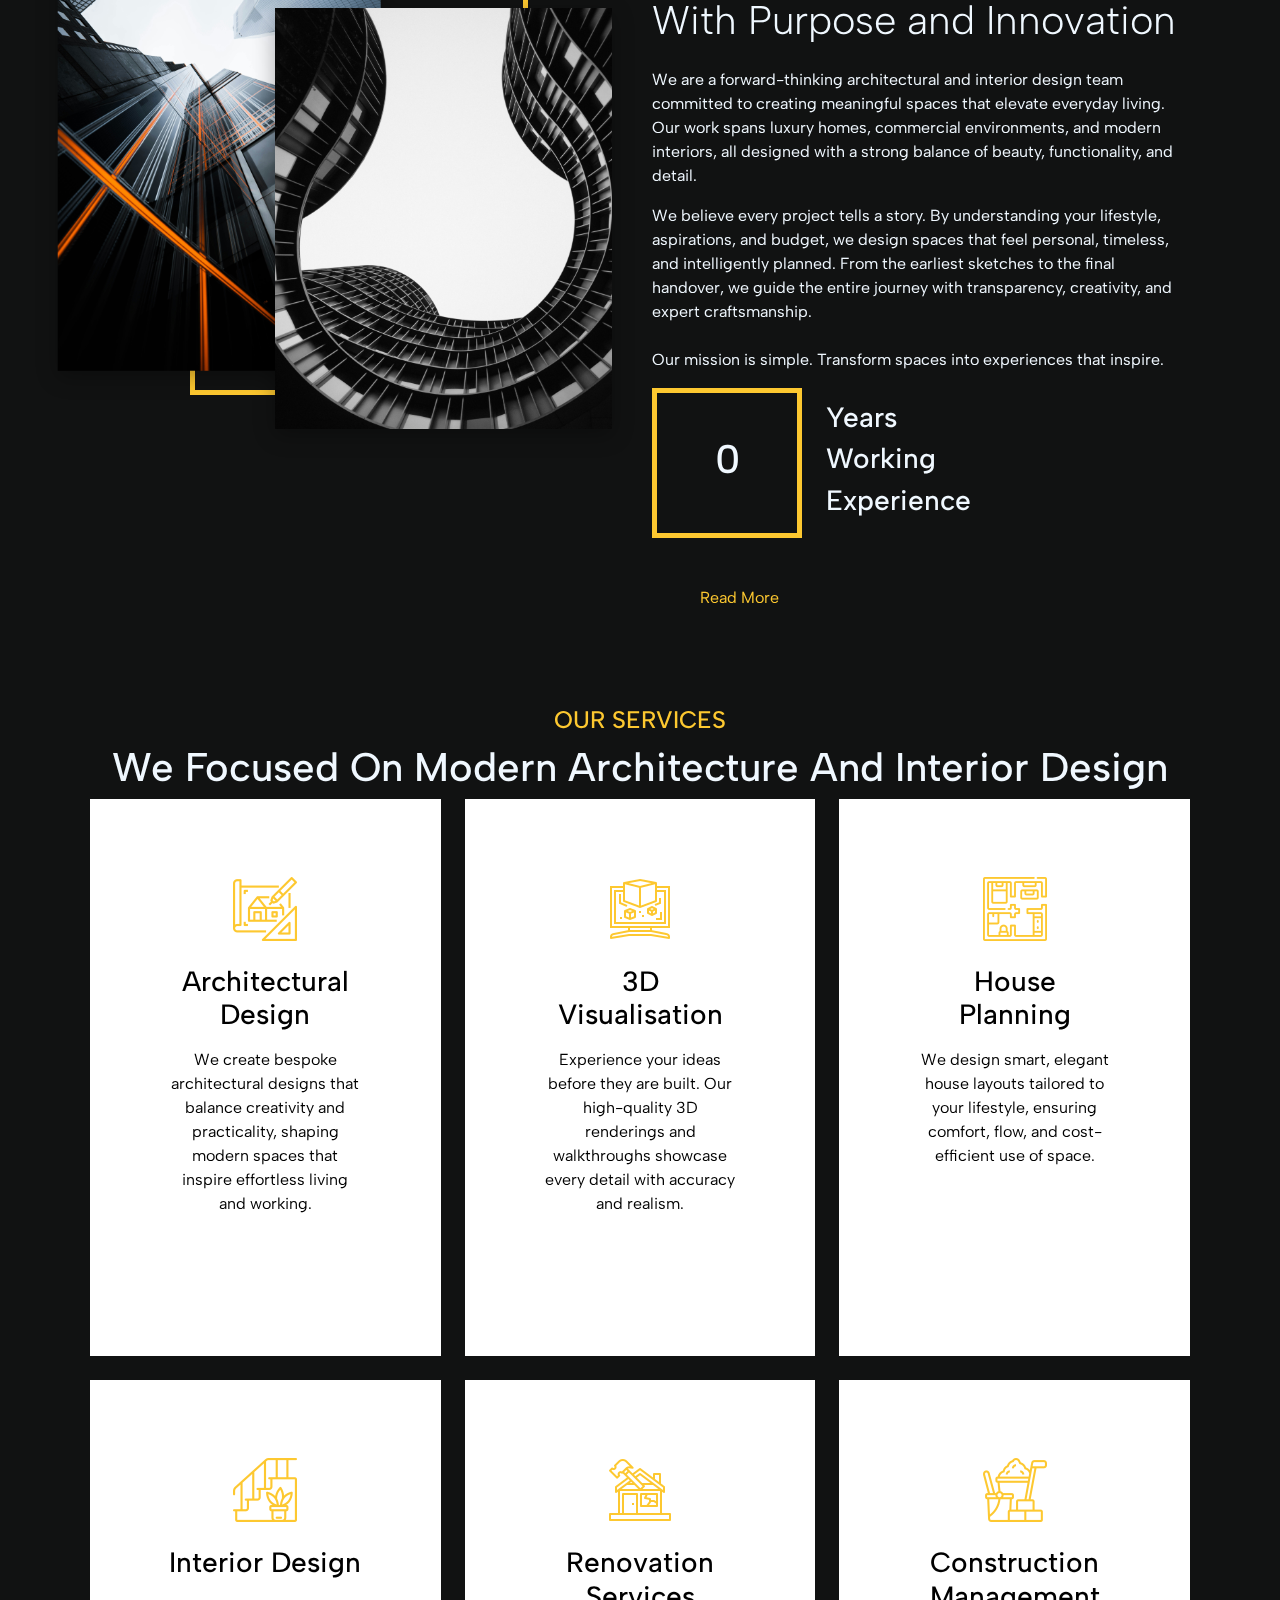
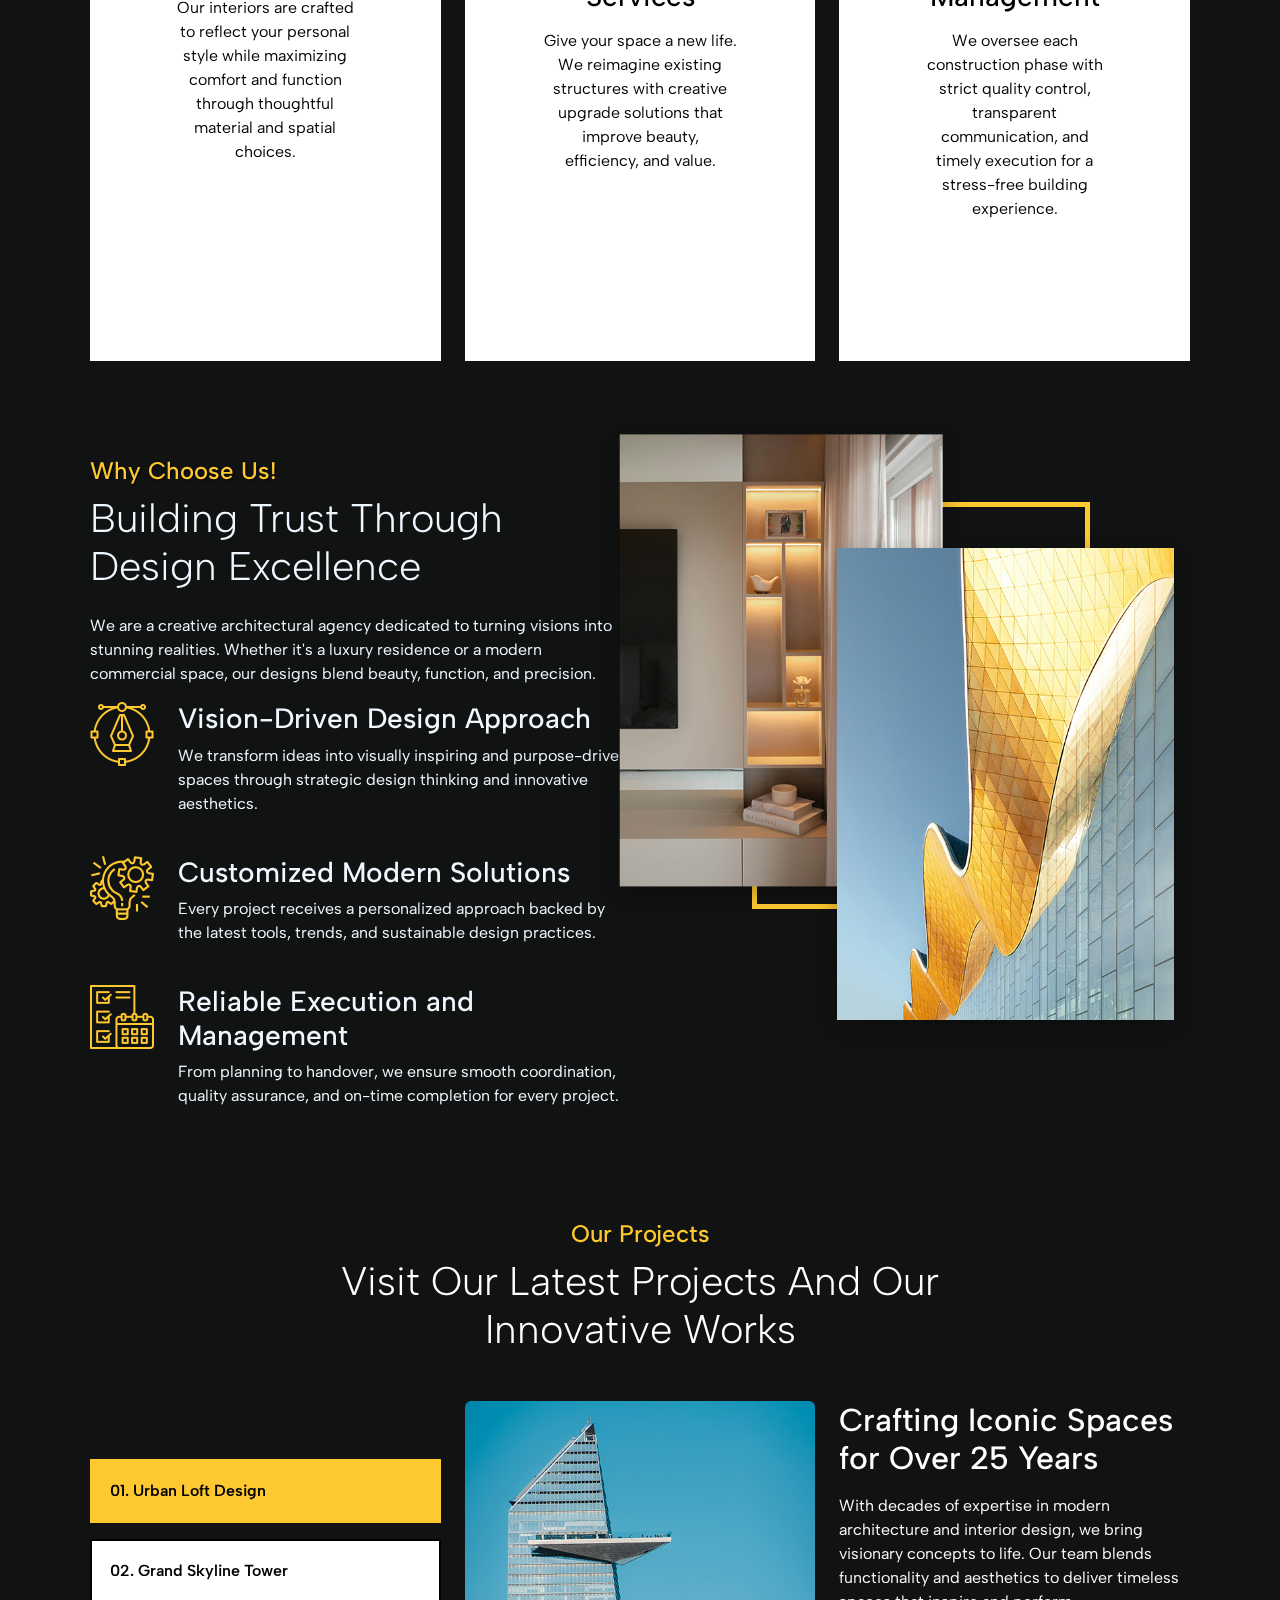
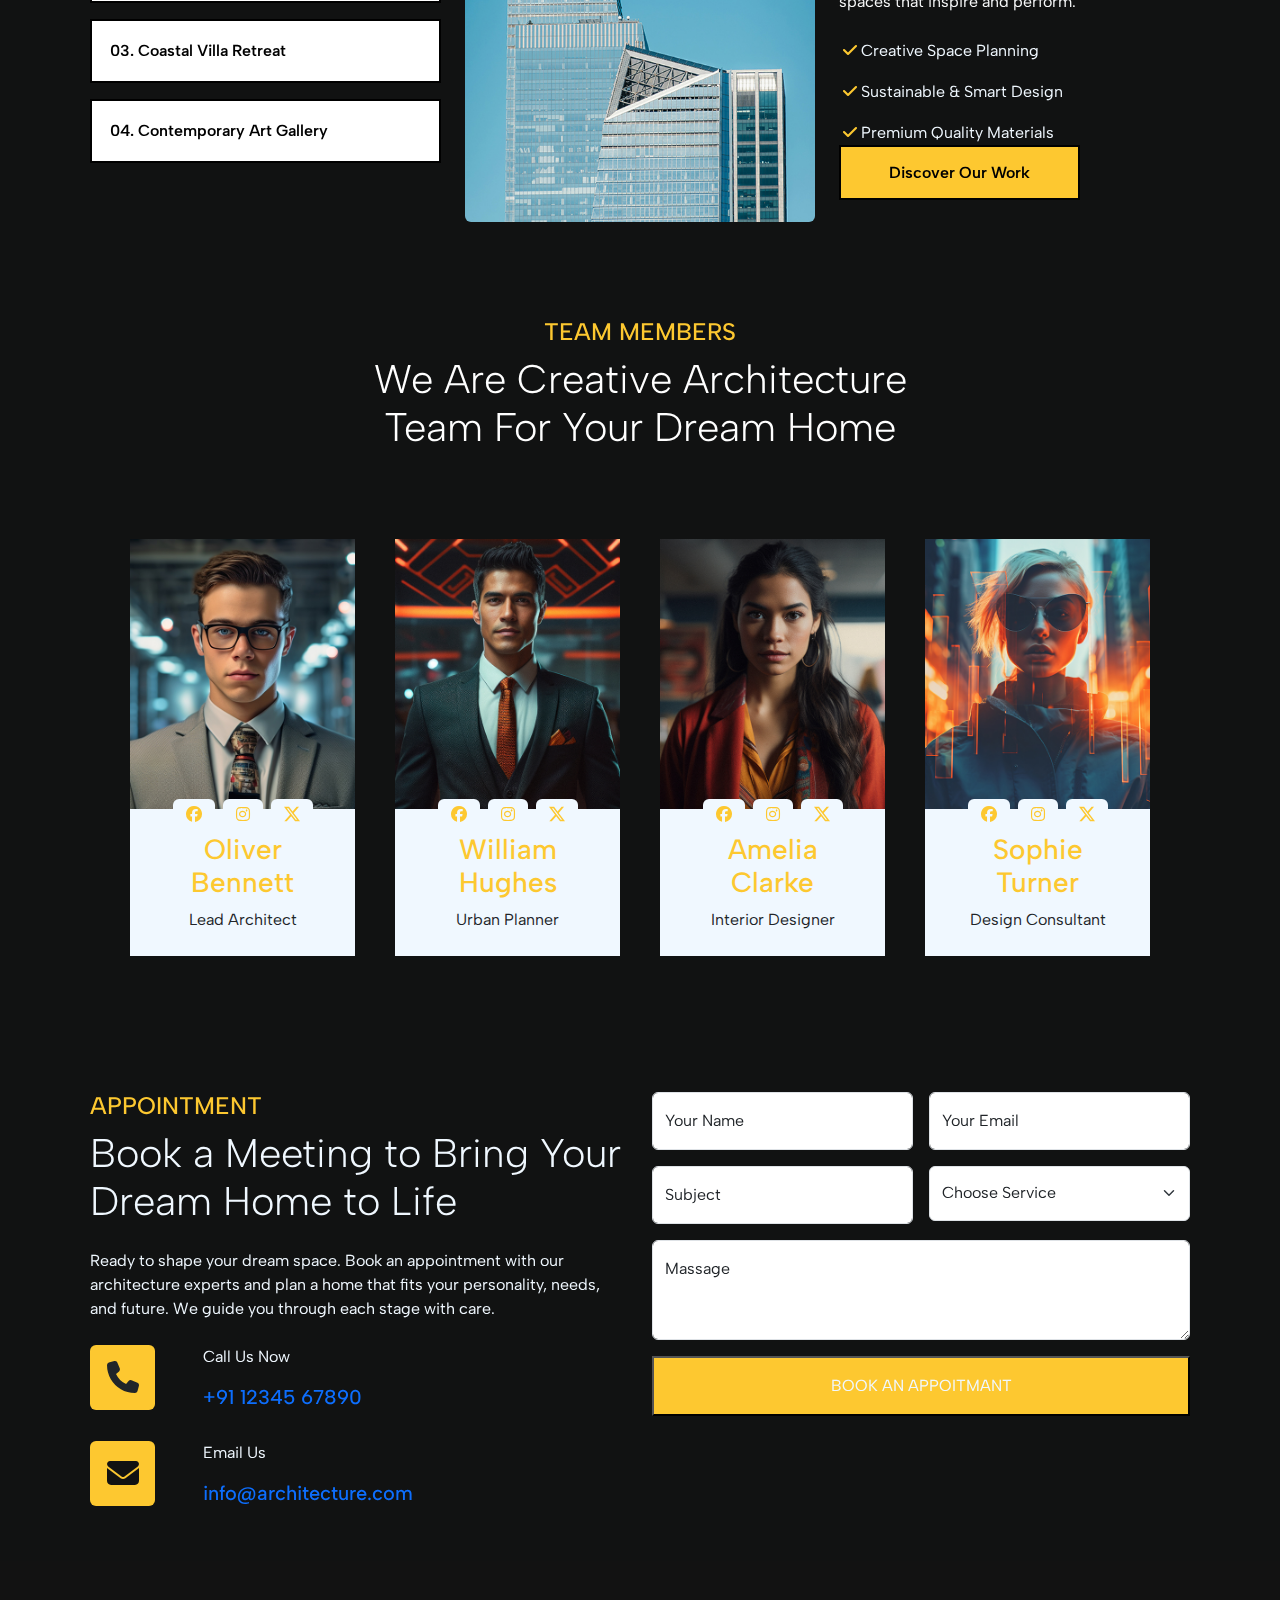
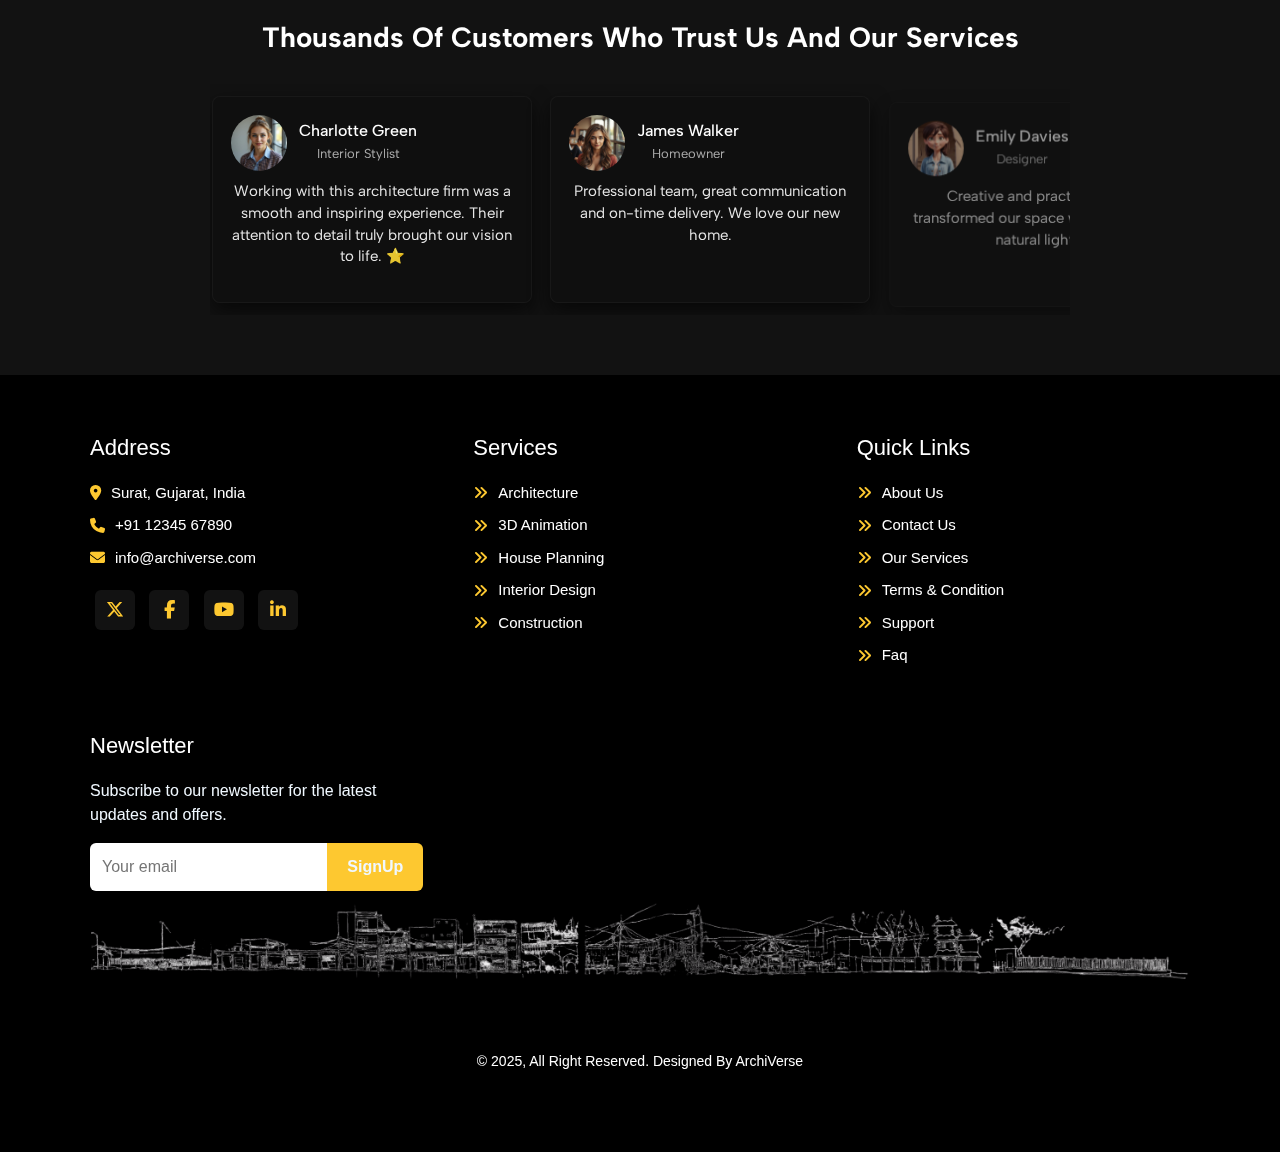
<file: html/index.html>
<!DOCTYPE html>
<html lang="en">
<head>
  <meta charset="UTF-8">
  <meta name="viewport" content="width=device-width, initial-scale=1.0">
  <title>ArchiVerse | Index</title>

  <!-- Google Fonts -->
  <link rel="preconnect" href="https://fonts.googleapis.com">
  <link rel="preconnect" href="https://fonts.gstatic.com" crossorigin>
  <link href="https://fonts.googleapis.com/css2?family=Albert+Sans:wght@400;500;700&display=swap" rel="stylesheet">

  <!-- Font Awesome -->
  <link rel="stylesheet" href="https://cdnjs.cloudflare.com/ajax/libs/font-awesome/6.5.0/css/all.min.css">

  <!--bootstrap-->
  <link rel="stylesheet" href="https://cdn.jsdelivr.net/npm/bootstrap@5.0.2/dist/css/bootstrap.min.css">

  <!-- Custom CSS -->
  <link rel="stylesheet" href="/css/nav.css">
  <link rel="stylesheet" href="/css/slider.css">
  <link rel="stylesheet" href="/css/block.css">
  <link rel="stylesheet" href="/css/about.css">
  <link rel="stylesheet" href="/css/services.css">
  <link rel="stylesheet" href="/css/project.css">
  <link rel="stylesheet" href="/css/team.css">
  <link rel="stylesheet" href="/css/appoitmant.css">
  <link rel="stylesheet" href="/css/footer.css">
  <link rel="stylesheet" href="/css/body.css">
  <link rel="stylesheet" href="/css/review.css">

</head>
<body>

  <!-- Preloader -->
  <div>
    <div id="preloader">
      <p>
        <!-- the dots are zero-width empty space unicode characters; U+200B -->
        <span class="number-track">​ w  █</span>
        <span class="number-track">​ e  █</span>
      
        <!-- all possible numbers in the 100's space + the "l" in "welcome" -->
        <span class="number-track" id='number-track-100'>
           0 1 l █
        </span>
        <!-- all possible numbers in the 10's space + the "c" in "welcome" -->
        <span class="number-track" id='number-track-10'>
            0 1 2 3 4 5 6 7 8 9 0 c  █
        </span>
        <!-- all possible numbers in the 1's space + the "o" in "welcome" -->
        <span class="number-track" id='number-track-1'>
            0 1 2 3 4 5 6 7 8 9 0 1 2 3 4 5 6 7 8 9 0 1 2 3 4 5 6 7 8 9 0 1 2 3 4 5 6 7 8 9 0 1 2 3 4 5 6 7 8 9 0 1 2 3 4 5 6 7 8 9 0 1 2 3 4 5 6 7 8 9 0 1 2 3 4 5 6 7 8 9 0 1 2 3 4 5 6 7 8 9 0 1 2 3 4 5 6 7 8 9 0 o █
        </span>
        <span class="number-track">​ m  █</span>
        <span class="number-track">​ e  █</span>
      </p>
    </div>
  </div>
  
  <!-- Navbar -->
  <nav class="navbar">
    <a href="index.html" class="nav-title">ArchiVerse</a>

    <div class="hamburger" onclick="toggleMenu()">
      <i class="fa fa-bars"></i>
    </div>

    <ul class="nav-links mt-2" id="nav-links">
      <li class="nav-item"><a href="index.html">HOME</a></li>
      <li class="nav-item"><a href="about.html">ABOUT</a></li>
      <li class="nav-item"><a href="services.html">SERVICES</a></li>
      <li class="dropdown pt-0 text-center ">
        <span class="dropbtn nav-item ali">PAGES <i class="fa fa-caret-down"></i></span>
        <div class="dropdown-content">
          <a href="blog.html">BLOG</a>
          <a href="faq.html">FAQ</a>
          <a href="privacy.html">Privacy Policy</a>
          <a href="page4.html">Page 4</a>
          <a href="page5.html">Page 5</a>
          <a href="page6.html">Page 6</a>
        </div>
      </li>
      <li class="nav-item"><a href="contectus.html">CONTACT US</a></li>
      <li class="nav-item"><a href="#" class="btn d-lg-block">APPOINTMENT</a></li>
    </ul>
  </nav>

  <!-- Slider Section -->
  <div class="container-fluid slider p-0 pb-5 py-5">

    <!-- Slide 1 -->
    <div class="slide-item active">
      <img src="/image/luxury_modern_house_concept_art-wallpaper-1920x1080.jpg" alt="Slide 1">
      <div class="text-group">
        <h1 class="slide-title">Designing Spaces That Define Your Lifestyle</h1>
        <p class="slide-subtext">
          We craft modern homes and interiors that blend comfort, creativity, and everyday elegance.
        </p><br>
        <a href="#" class="btn-borderd">CONTACT US</a>
      </div>
    </div>

    <!-- Slide 2 -->
    <div class="slide-item">
      <img src="/image/WhatsApp_Image_2025-05-14_at_09.31.03_4c4e3803_optimized_300.jpg" alt="Slide 2">
      <div class="text-group">
        <h1 class="slide-title">
          Architecture That Elevates The Way You Live And Work
        </h1>
        <p class="slide-subtext">
          We design high-performance spaces that reflect personality, purpose, and smart planning.
        </p>
        <a href="#" class="btn-borderd">VIEW INTERIORS</a>
      </div>
    </div>

    <!-- Slide 3 -->
    <div class="slide-item">
      <img src="/image/luxury_architecture_house-wallpaper-1920x1080.jpg" alt="Slide 3">
      <div class="text-group ">
        <h1 class="slide-title">Where Vision Meets Architectural Excellence</h1>
        <p class="slide-subtext">
          From bold concepts to flawless execution, we build environments that make an impact.
        </p><br>
        <a href="#" class="btn-borderd">CONTACT US</a>
      </div>
    </div>

    <!-- Thumbnails -->
    <div class="thumbnails">
      <div class="thumbnail">
        <img src="/image/luxury_modern_house_concept_art-wallpaper-1920x1080.jpg" onclick="showSlide(0)" class="active">
      </div>
      <div class="thumbnail">
        <img src="/image/WhatsApp_Image_2025-05-14_at_09.31.03_4c4e3803_optimized_300.jpg" onclick="showSlide(1)">
      </div>
      <div class="thumbnail">
        <img src="/image/luxury_architecture_house-wallpaper-1920x1080.jpg" onclick="showSlide(2)">
      </div>
    </div>
  </div>

  <!--Block-->
  <div class="container-xxl py-5 block-section py-5">
    <div class="container">
      <div class="row g-4">

        <div class="col-lg-4 col-md-6">
          <div class="block-item text-center p-5">
            <div class="block-icon">
              <img src="/image/icon/icon-2.png" alt="">
            </div>
            <h3 class="mb-3">Strategic Design Planning</h3>
            <p class="c">
             Every project starts with a clear vision. We align your goals with smart design strategies that ensure purpose, beauty, and long-term value.
            </p>
          </div>
        </div>

        <div class="col-lg-4 col-md-6">
          <div class="block-item text-center p-5">
            <div class="block-icon">
              <img src="/image/icon/icon-3.png" alt="">
            </div>
            <h3 class="mb-3">Cutting-Edge Concepts</h3>
            <p class="c">
              We bring fresh, innovative ideas to life, merging modern aesthetics with functional design for spaces that truly stand out.
            </p>
          </div>
        </div>

        <div class="col-lg-4 col-md-6">
          <div class="block-item text-center p-5">
            <div class="block-icon">
              <img src="/image/icon/icon-4.png" alt="">
            </div>
            <h3 class="mb-3">End-to-End Project Control</h3>
            <p class="c">
             We handle the complete journey, from sketches to final execution, ensuring a smooth process with uncompromised quality and timely delivery.
            </p>
          </div>
        </div>

      </div>
    </div>
  </div>

  <!--about-->
  <div class="container-xxl block-section py-5">
    <div class="container">
      <div class="row g-4">

        <div class="about-image col-lg-6">
          <img src="/image/about/donny-jiang-42gFAgdIUC8-unsplash.jpg" alt="Building 1">
          <img src="/image/about/joakim-nadell-K67sBVqLLuw-unsplash.jpg" alt="Building 2">
        </div>

        <div class="col-lg-6">
          <h4 class="section-title">About Us</h4>
          <h1 class="display-6 mb-4" style="color: aliceblue;">Crafting Inspired Spaces With Purpose and Innovation</h1>
          <p>We are a forward-thinking architectural and interior design team committed to creating meaningful spaces that elevate everyday living. Our work spans luxury homes, commercial environments, and modern interiors, all designed with a strong balance of beauty, functionality, and detail.</p>
          <p class="mb-4">We believe every project tells a story. By understanding your lifestyle, aspirations, and budget, we design spaces that feel personal, timeless, and intelligently planned. From the earliest sketches to the final handover, we guide the entire journey with transparency, creativity, and expert craftsmanship.</p>
          <p>Our mission is simple. Transform spaces into experiences that inspire.</p>
          <div class="d-flex align-items-center mb-5">
              <div class="counter-container counter">
                <h1 class="counter" data-count="25">0</h1>
              </div>
            <div class="ps-4" style="color: aliceblue;">
              <h3>Years</h3>
              <h3>Working</h3>
              <h3>Experience</h3>
            </div>
          </div>
          <a class="btn-borderd py-3 px-5" href="about.html">Read More</a>
        </div>

      </div>
    </div>
  </div>

  <!--Services-->
  <div class="container-xxl py-5">
    <div class="container">

      <div class="section-title text-center">
        <h4 style="color: #FDC830;">OUR SERVICES</h4>
        <h1 style="color: aliceblue;">We Focused On Modern Architecture And Interior Design</h1>
      </div>
      <!--blocks-->
      <div class="row g-4 justify-content-center">
        <!--block-1-->
        <div class="col-lg-4 col-md-6">
          <div class="service-item d-flex position-relative text-center h-100">
            <img src="/image/services/service-1.jpg" class="bg-img">
            <div class="service-text p-5">
              <img class="mb-4" src="/image/services/png/icon-5.png" alt="Icon">
              <h3 class="mb-3">Architectural Design</h3>
              <p class="mb-4">We create bespoke architectural designs that balance creativity and practicality, shaping modern spaces that inspire effortless living and working.</p>
              <a class="btn" href="service.html"><i class="fa fa-plus text-primary me-3"></i>Read More</a>
            </div>
          </div>
        </div>

        <!--block-2-->
        <div class="col-lg-4 col-md-6">
          <div class="service-item d-flex position-relative text-center h-100">
            <img src="/image/services/service-2.jpg" class="bg-img">
            <div class="service-text p-5">
              <img class="mb-4" src="/image/services/png/icon-6.png" alt="Icon">
              <h3 class="mb-3">3D Visualisation</h3>
              <p class="mb-4">Experience your ideas before they are built. Our high-quality 3D renderings and walkthroughs showcase every detail with accuracy and realism.</p>
              <a class="btn" href="service.html"><i class="fa fa-plus text-primary me-3"></i>Read More</a>
            </div>
          </div>
        </div>
        
        <!--block-3-->
        <div class="col-lg-4 col-md-6">
          <div class="service-item d-flex position-relative text-center h-100">
            <img src="/image/services/service-3.jpg" class="bg-img">
            <div class="service-text p-5">
              <img class="mb-4" src="/image/services/png/icon-7.png" alt="Icon">
              <h3 class="mb-3">House Planning</h3>
              <p class="mb-4">We design smart, elegant house layouts tailored to your lifestyle, ensuring comfort, flow, and cost-efficient use of space.</p>
              <a class="btn" href="service.html"><i class="fa fa-plus text-primary me-3"></i>Read More</a>
            </div>
          </div>
        </div>

        <!--block-4-->
        <div class="col-lg-4 col-md-6">
          <div class="service-item d-flex position-relative text-center h-100">
            <img src="/image/services/service-4.jpg" class="bg-img">
            <div class="service-text p-5">
              <img class="mb-4" src="/image/services/png/icon-8.png" alt="Icon">
              <h3 class="mb-3">Interior Design</h3>
              <p class="mb-4">Our interiors are crafted to reflect your personal style while maximizing comfort and function through thoughtful material and spatial choices.</p>
              <a class="btn" href="service.html"><i class="fa fa-plus text-primary me-3"></i>Read More</a>
            </div>
          </div>
        </div>

        <!--block-5-->
        <div class="col-lg-4 col-md-6">
          <div class="service-item d-flex position-relative text-center h-100">
            <img src="/image/services/service-5.jpg" class="bg-img">
            <div class="service-text p-5">
              <img class="mb-4" src="/image/services/png/icon-9.png" alt="Icon">
              <h3 class="mb-3">Renovation Services</h3>
              <p class="mb-4">Give your space a new life. We reimagine existing structures with creative upgrade solutions that improve beauty, efficiency, and value.</p>
              <a class="btn" href="service.html"><i class="fa fa-plus text-primary me-3"></i>Read More</a>
            </div>
          </div>
        </div>

        <!--block-6-->
        <div class="col-lg-4 col-md-6">
          <div class="service-item d-flex position-relative text-center h-100">
            <img src="/image/services/service-6.jpg" class="bg-img">
            <div class="service-text p-5">
              <img class="mb-4" src="/image/services/png/icon-10.png" alt="Icon">
              <h3 class="mb-3">Construction Management</h3>
              <p class="mb-4">We oversee each construction phase with strict quality control, transparent communication, and timely execution for a stress-free building experience.</p>
              <a class="btn" href="service.html"><i class="fa fa-plus text-primary me-3"></i>Read More</a>
            </div>
          </div>
        </div>

      </div>
    </div>
  </div>

  <!--about-2-->
  <div class="container-xxl block-section py-5">
    <div class="container">
      <div class="row g-4">

        <div class="col-lg-6">
          <h4 class="section-title">Why Choose Us!</h4>
          <h1 class="display-6 mb-4" style="color: aliceblue;">Building Trust Through Design Excellence</h1>
          <p>We are a creative architectural agency dedicated to turning visions into stunning realities. Whether it's a luxury
              residence or a modern commercial space, our designs blend beauty, function, and precision.</p>
          <div class="row g-4">
            <!--p-1-->
            <div class="col-12">
              <div class="d-flex align-items-start">
                <img src="/image/icon/icon-2.png" alt="icon-2">
                <div class="ms-4" style="color: aliceblue;">
                  <h3>Vision-Driven Design Approach</h3>
                  <p>We transform ideas into visually inspiring and purpose-driven spaces through strategic design thinking and innovative aesthetics.</p>
                </div>
              </div>
            </div>
            <!--p-2-->
            <div class="col-12">
              <div class="d-flex align-items-start">
                <img src="/image/icon/icon-3.png" alt="icon-3">
                <div class="ms-4" style="color: aliceblue;">
                  <h3>Customized Modern Solutions</h3>
                  <p>Every project receives a personalized approach backed by the latest tools, trends, and sustainable design practices.</p>
                </div>
              </div>
            </div>
            <!--p-1-->
            <div class="col-12">
              <div class="d-flex align-items-start">
                <img src="/image/icon/icon-4.png" alt="icon-4">
                <div class="ms-4" style="color: aliceblue;">
                  <h3>Reliable Execution and Management</h3>
                  <p>From planning to handover, we ensure smooth coordination, quality assurance, and on-time completion for every project.</p>
                </div>
              </div>
            </div>

          </div>
        </div>

        <div class="about-image col-lg-6">
          <img src="/image/about/about-3.jpg" alt="about-3">
          <img src="/image/about/about-4.jpg" alt="about-4">
        </div>

      </div>
    </div>
  </div>

  <!--project-->
  <div class="container-xxl py-5" id="projects">
    <div class="container">
      <div class="text-center mx-auto mb-5" style="max-width: 600px;">
        <h4 class="section-title" style="color: #FDC830;">Our Projects</h4>
        <h1 class="display-6 mb-4 text-white">Visit Our Latest Projects And Our Innovative Works</h1>
      </div>
      
      <div class="row g-4 align-items-center">
      
        <!-- Project Buttons -->
        <div class="col-lg-4">
          <div class="d-flex flex-column gap-3">
            <button class="project-btn active" data-id="1">01. Urban Loft Design</button>
            <button class="project-btn" data-id="2">02. Grand Skyline Tower</button>
            <button class="project-btn" data-id="3">03. Coastal Villa Retreat</button>
            <button class="project-btn" data-id="4">04. Contemporary Art Gallery</button>
          </div>
        </div>

        <!-- Project Content -->
        <div class="col-lg-8">
          <div class="project-content">
            <div class="row g-4">
              <!--card-1-->
              <div class="col-md-6">
                <img id="projectImg" src="/image/project/project-1.jpg" class="img-fluid rounded"   style="min-height:350px; object-fit:cover;">
              </div>
              <div class="col-md-6">
                <h2 id="projectTitle" class="text-white mb-3">Crafting Iconic Spaces for Over 25 Years</h2>
                <p id="projectDesc" class="text-light mb-4">
                  With decades of expertise in modern architecture and interior design, we bring visionary concepts to life. Our team blends functionality and aesthetics to deliver timeless spaces that inspire and perform.
                <p id="ticMark1"><i class="fa fa-check m-1" aria-hidden="true" style="color: #FDC830;"></i>Creative Space Planning</p>
                <p id="ticMark2"><i class="fa fa-check m-1" aria-hidden="true" style="color: #FDC830;"></i>Sustainable & Smart Design</p>
                <p id="ticMark3"><i class="fa fa-check m-1" aria-hidden="true" style="color: #FDC830;"></i>Premium Quality Materials</p>
                <a href="project.html" class="project-btn-a py-3 px-5">Discover Our Work</a>
              </div>

            </div>
          </div>
        </div>

      </div>
    </div>
  </div>

  <!--Team-->
  <div class="container-xxl py-5">
    <div class="container">
      <div class="text-center mx-auto mb-5" style="max-width: 600px;">
        <h4 class="section-title" style="color: #FDC830;">TEAM MEMBERS</h4>
        <h1 class="display-6 mb-4 text-white">We Are Creative Architecture Team For Your Dream Home</h1>
      </div>
      
      <div class="row g-0 team-item">

        <!--card-1-->
        <div class="col-lg-3 col-md-6">
          <div class="card-animated">   
            <div class="team-item position-relative">
              <div class="position-relative">
                <img class="img-fluid" src="/image/team/team-1.jpg" alt="team-1">
                <div class=" team-social text-center">
                  <a href="#" class="btn"><i class="fab fa-facebook"></i></a>
                  <a href="#" class="btn"><i class="fa-brands fa-instagram"></i></a>
                  <a href="#" class="btn"><svg xmlns="http://www.w3.org/2000/svg" width="16" height="16" fill="currentColor" class="bi bi-twitter-x" viewBox="0 0 16 16"><path d="M12.6.75h2.454l-5.36 6.142L16 15.25h-4.937l-3.867-5.07-4.425 5.07H.316l5.733-6.57L0 .75h5.063l3.495 4.633L12.601.75Zm-.86 13.028h1.36L4.323 2.145H2.865z"/></svg></a>
                </div>
              </div>
              <div class="bg-team text-center p-4">
                <h3>Oliver Bennett</h3>
                <span>Lead Architect</span>
              </div>
            </div>
          </div>  
        </div>

        <!--card-2-->
        <div class="col-lg-3 col-md-6">
          <div class="card-animated">   
            <div class="team-item position-relative">
              <div class="position-relative">
                <img class="img-fluid" src="/image/team/team-2.jpg" alt="team-2">
                <div class=" team-social text-center">
                  <a href="#" class="btn"><i class="fab fa-facebook"></i></i></a>
                  <a href="#" class="btn"><i class="fa-brands fa-instagram"></i></a>
                  <a href="#" class="btn"><svg xmlns="http://www.w3.org/2000/svg" width="16" height="16" fill="currentColor" class="bi bi-twitter-x" viewBox="0 0 16 16"><path d="M12.6.75h2.454l-5.36 6.142L16 15.25h-4.937l-3.867-5.07-4.425 5.07H.316l5.733-6.57L0 .75h5.063l3.495 4.633L12.601.75Zm-.86 13.028h1.36L4.323 2.145H2.865z"/></svg></a>
                </div>
              </div>
              <div class="bg-team text-center p-4">
                <h3>William Hughes</h3>
                <span>Urban Planner</span>
              </div>
            </div>
          </div>
        </div>

        <!--card-3-->
        <div class="col-lg-3 col-md-6">
          <div class="card-animated">   
            <div class="team-item position-relative">
              <div class="position-relative">
                <img class="img-fluid" src="/image/team/team-3.jpg" alt="team-3 ">
                <div class=" team-social text-center">
                  <a href="#" class="btn"><i class="fab fa-facebook"></i></i></a>
                  <a href="#" class="btn"><i class="fa-brands fa-instagram"></i></a>
                  <a href="#" class="btn"><svg xmlns="http://www.w3.org/2000/svg" width="16" height="16" fill="currentColor" class="bi bi-twitter-x" viewBox="0 0 16 16"><path d="M12.6.75h2.454l-5.36 6.142L16 15.25h-4.937l-3.867-5.07-4.425 5.07H.316l5.733-6.57L0 .75h5.063l3.495 4.633L12.601.75Zm-.86 13.028h1.36L4.323 2.145H2.865z"/></svg></a>
                </div>
              </div>
              <div class="bg-team text-center p-4">
                <h3>Amelia Clarke</h3>
                <span>Interior Designer</span>
              </div>
            </div>
          </div>
        </div>

        <!--card-4-->
        <div class="col-lg-3 col-md-6">
          <div class="card-animated">   
            <div class="team-item position-relative">
              <div class="position-relative">
                <img class="img-fluid" src="/image/team/team-4.jpg" alt="team-4">
                <div class=" team-social text-center">
                  <a href="#" class="btn"><i class="fab fa-facebook"></i></i></a>
                  <a href="#" class="btn"><i class="fa-brands fa-instagram"></i></a>
                  <a href="#" class="btn"><svg xmlns="http://www.w3.org/2000/svg" width="16" height="16" fill="currentColor" class="bi bi-twitter-x" viewBox="0 0 16 16"><path d="M12.6.75h2.454l-5.36 6.142L16 15.25h-4.937l-3.867-5.07-4.425 5.07H.316l5.733-6.57L0 .75h5.063l3.495 4.633L12.601.75Zm-.86 13.028h1.36L4.323 2.145H2.865z"/></svg></a>
                </div>
              </div>
              <div class="bg-team text-center p-4">
                <h3>Sophie Turner</h3>
                <span>Design Consultant</span>
              </div>
            </div>
          </div>
        </div>
        
      </div>
    </div>
  </div>

  <!--Appoitmant-->
  <div class="container-xxl py-5">
    <div class="container">
      <div class="row g-4">

        <!--Section-1-->
        <div class="col-lg-6">
          <h4 class="section-title">APPOINTMENT</h4>
          <h1 class="display-6 mb-4" style="color: aliceblue;">Book a Meeting to Bring Your Dream Home to Life</h1>
          <p class="mb-4">
            Ready to shape your dream space. Book an appointment with our architecture experts and plan a home that fits your personality, needs, and future. We guide you through each stage with care.
          </p>
        

          <div class="row g-4">
            <!-- Phone -->
            <div class="col-12">
              <div class="d-flex">
                <div class="d-flex flex-shrink-0 align-items-center justify-content-center rounded borderd-icon" style="width: 65px; height: 65px; background-color: #FDC830;">
                  <i class="fa fa-phone fa-2x"></i>
                </div>
                <div class="ms-5">
                  <p>Call Us Now</p>
                  <h5><a href="tel:+91 12345 67890">+91 12345 67890</a></h5>
                </div>
              </div>
            </div>
          
            <!-- Email -->
            <div class="col-12">
              <div class="d-flex">
                <div class="d-flex flex-shrink-0 align-items-center justify-content-center rounded borderd-icon" style="width: 65px; height: 65px; background-color: #FDC830;">
                  <i class="fa fa-envelope fa-2x" style="color: #121212;"></i>
                </div>
                <div class="ms-5">
                  <p>Email Us</p>
                  <h5><a href="mailto:info@architecture.com">info@architecture.com</a></h5>
                </div>
              </div>
            </div>
          </div>
        </div>

        <!--section-2-->
        <div class="col-lg-6">
          <div class="row g-3">

            <div class="col-12 col-sm-6">
              <div class="form-floating">
                <input type="text" class="form-control" id="name" placeholder="Your Name" style="height: 55px;" required>
                <label for="name" id="name">Your Name</label>
              </div>
            </div>

            <div class="col-12 col-sm-6">
               <div class="form-floating">
                <input type="email" class="form-control" id="email" placeholder="Your Email" style="height: 55px;" required>
                <label for="email" id="email">Your Email</label>
              </div>
            </div>

            <div class="col-12 col-sm-6">
               <div class="form-floating">
                <input type="text" class="form-control" id="subject" placeholder="Subject" style="height: 55px;" required>
                <label for="subject" id="subject">Subject</label>
              </div>
            </div>

            <div class="col-12 col-sm-6">
              <select class="form-select" style="height: 55px;">
                <option selected="" disabled >Choose Service</option>
                <option value="1">Service 1</option>
                <option value="2">Service 2</option>
                <option value="3">Service 3</option>
              </select>
            </div>

            <div class="col-12">
              <div class="form-floating">
                <textarea class="form-control" id="massage" rows="4" placeholder="Your Massage" style="height: 100px;"></textarea>
                <label for="name"> Massage</label>
              </div>
            </div>

            <div class="col-12">
              <button class="btn-borderd w-100 py-3" type="submit" style="background-color: #FDC830; color: aliceblue;">BOOK AN APPOITMANT</button>
            </div>

          </div>
        </div>

      </div>
    </div>
  </div>

  <!-- Testimonial -->
  <section class="testimonial-section">
    <div class="container" id="testimonials">
      <h1 class="section-main-title text-center">
        Thousands Of Customers Who Trust Us And Our Services
      </h1>
      <div id="reviews-container" class="reviews-container" aria-live="polite"></div>
    </div>
  </section>
  
  <!-- Footer -->
  <footer class="footer-area">
    <div class="container">
      <div class="footer-content">
        <div class="footer-box">
          <h3>Address</h3>
          <ul>
            <li><i class="fa-solid fa-location-dot"></i> <a href="https://maps.app.goo.gl/KrPWKQ5Bwj3TCN8b9">Surat, Gujarat, India</a></li>
            <li><i class="fa-solid fa-phone"></i><a href="tel:+91 12345 67890">+91 12345 67890</a></li>
            <li><i class="fa-solid fa-envelope"></i><a href="mailto:info@archiverse.com">info@archiverse.com</a></li>
          </ul>
          <div class="social-links">
            <a href="#"><i class="fa-brands fa-x-twitter borderd-icon-1"></i></a>
            <a href="#"><i class="fa-brands fa-facebook-f borderd-icon-1"></i></a>
            <a href="#"><i class="fa-brands fa-youtube borderd-icon-1"></i></a>
            <a href="#"><i class="fa-brands fa-linkedin-in borderd-icon-1"></i></a>
          </div>
        </div>
        <div class="footer-box">
          <h3>Services</h3>
          <ul>
            <li><i class="fa-solid fa-angles-right"></i><a href="architecture.html">Architecture</a></li>
            <li><i class="fa-solid fa-angles-right"></i><a href="animation.html">3D Animation</a></li>
            <li><i class="fa-solid fa-angles-right"></i><a href="houseplanning.html">House Planning</a></li>
            <li><i class="fa-solid fa-angles-right"></i><a href="interiordesign.html">Interior Design</a></li>
            <li><i class="fa-solid fa-angles-right"></i><a href="Construction.html">Construction</a></li>
          </ul>
        </div>
        <div class="footer-box">
          <h3>Quick Links</h3>
          <ul>
            <li><i class="fa-solid fa-angles-right"></i><a href="about.html">About Us</a></li>
            <li><i class="fa-solid fa-angles-right"></i><a href="contectus.html">Contact Us</a></li>
            <li><i class="fa-solid fa-angles-right"></i><a href="services.html">Our Services</a></li>
            <li><i class="fa-solid fa-angles-right"></i><a href="terms.html">Terms & Condition</a></li>
            <li><i class="fa-solid fa-angles-right"></i><a href="support.html">Support</a></li>
            <li><i class="fa-solid fa-angles-right"></i><a href="faq.html">Faq</a></li>
          </ul>
        </div>
        <div class="footer-box newsletter">
          <h3>Newsletter</h3>
          <p>Subscribe to our newsletter for the latest updates and offers.</p>
          <form>
            <input type="email" placeholder="Your email">
            <button type="submit" style="background-color: #FDC830; color: aliceblue;">SignUp</button>
          </form>
        </div>
      </div>
    </div>
    <div class="footer-bottom"></div>
    <div class="footer-copy">
      © 2025, All Right Reserved. Designed By ArchiVerse
    </div>
  </footer>

<!-- JS -->
<script src="https://cdn.jsdelivr.net/npm/bootstrap@5.0.2/dist/js/bootstrap.bundle.min.js"></script>
<script src="https://cdn.jsdelivr.net/npm/swiper@11/swiper-bundle.min.js"></script>
<script src="https://code.jquery.com/jquery-3.6.4.min.js"></script>
<script src="/js/nav.js"></script>
<script src="/js/project.js"></script>
<script src="/js/slider.js"></script>
<script src="/js/counter.js"></script>
<script src="/js/loading.js"></script>
<script src="/js/appoitmant.js"></script>
<script src="/js/review.js"></script>

</body>
</html>
</file>
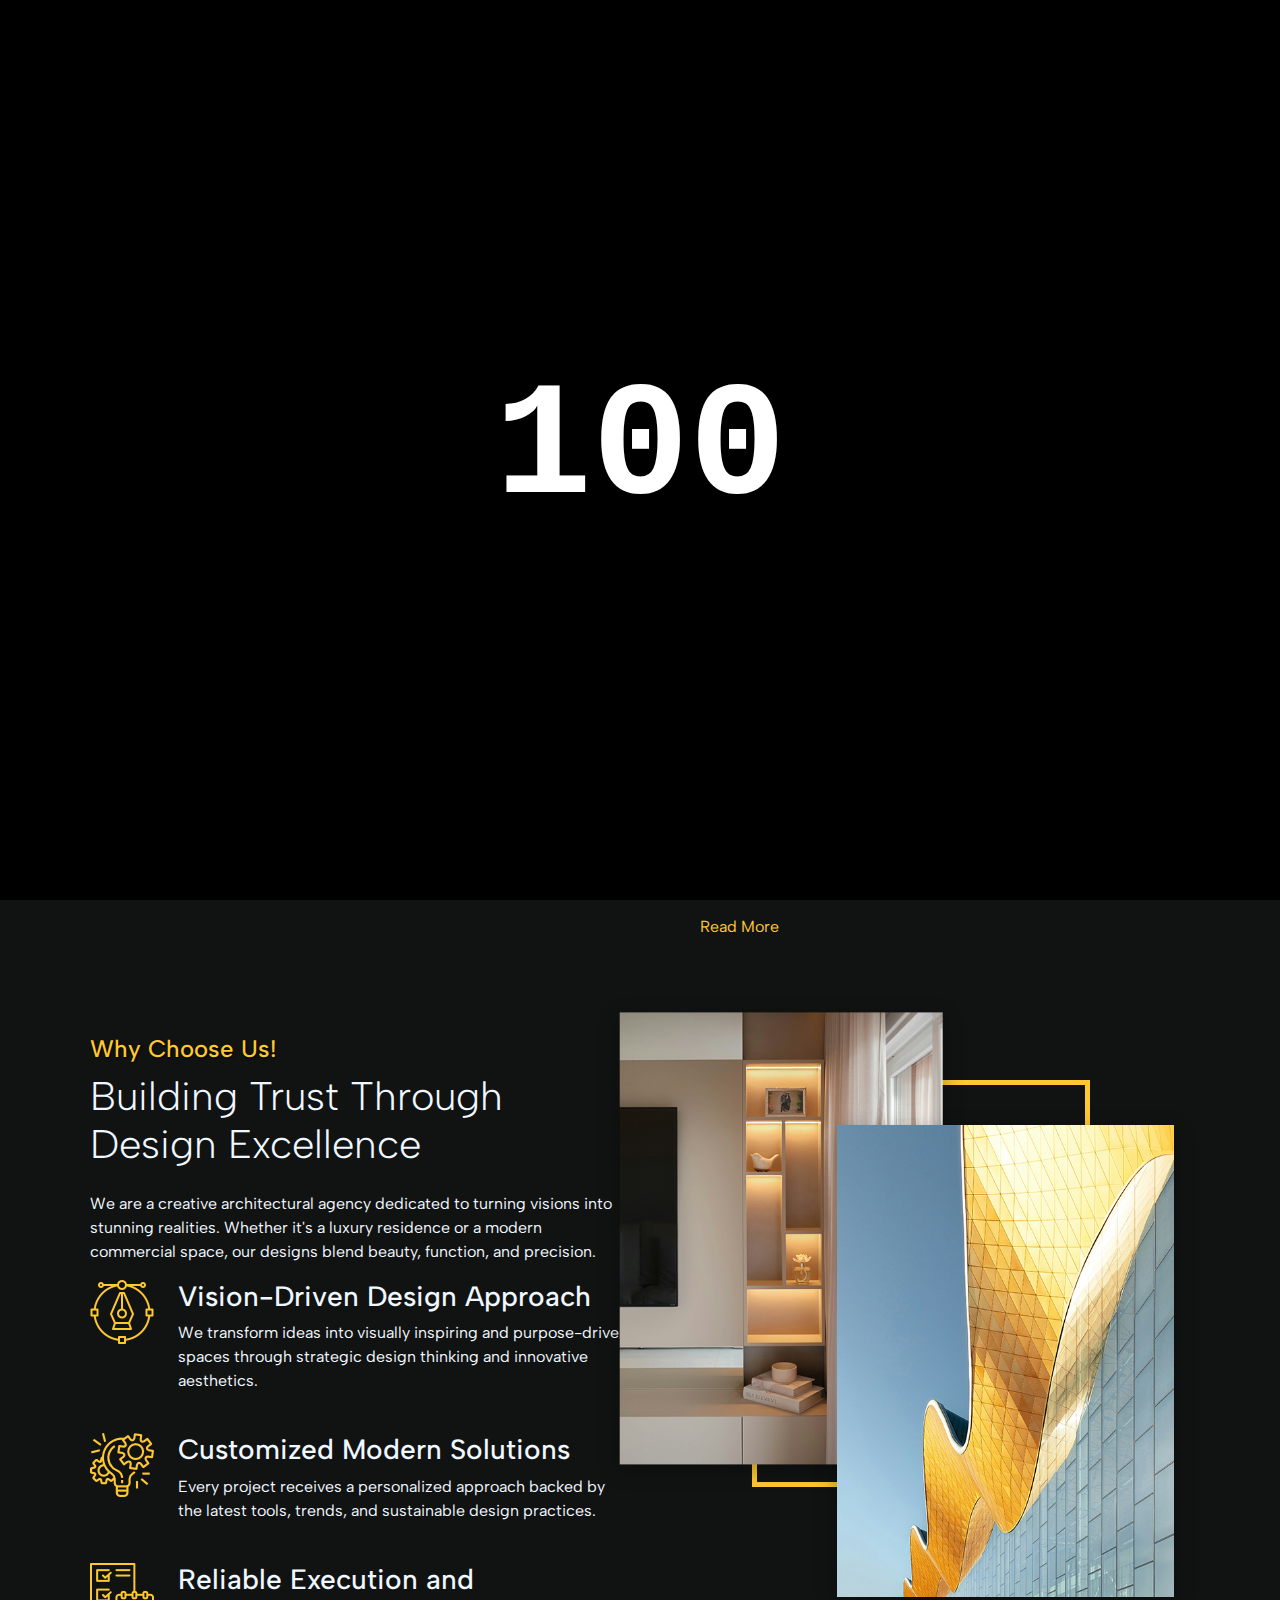
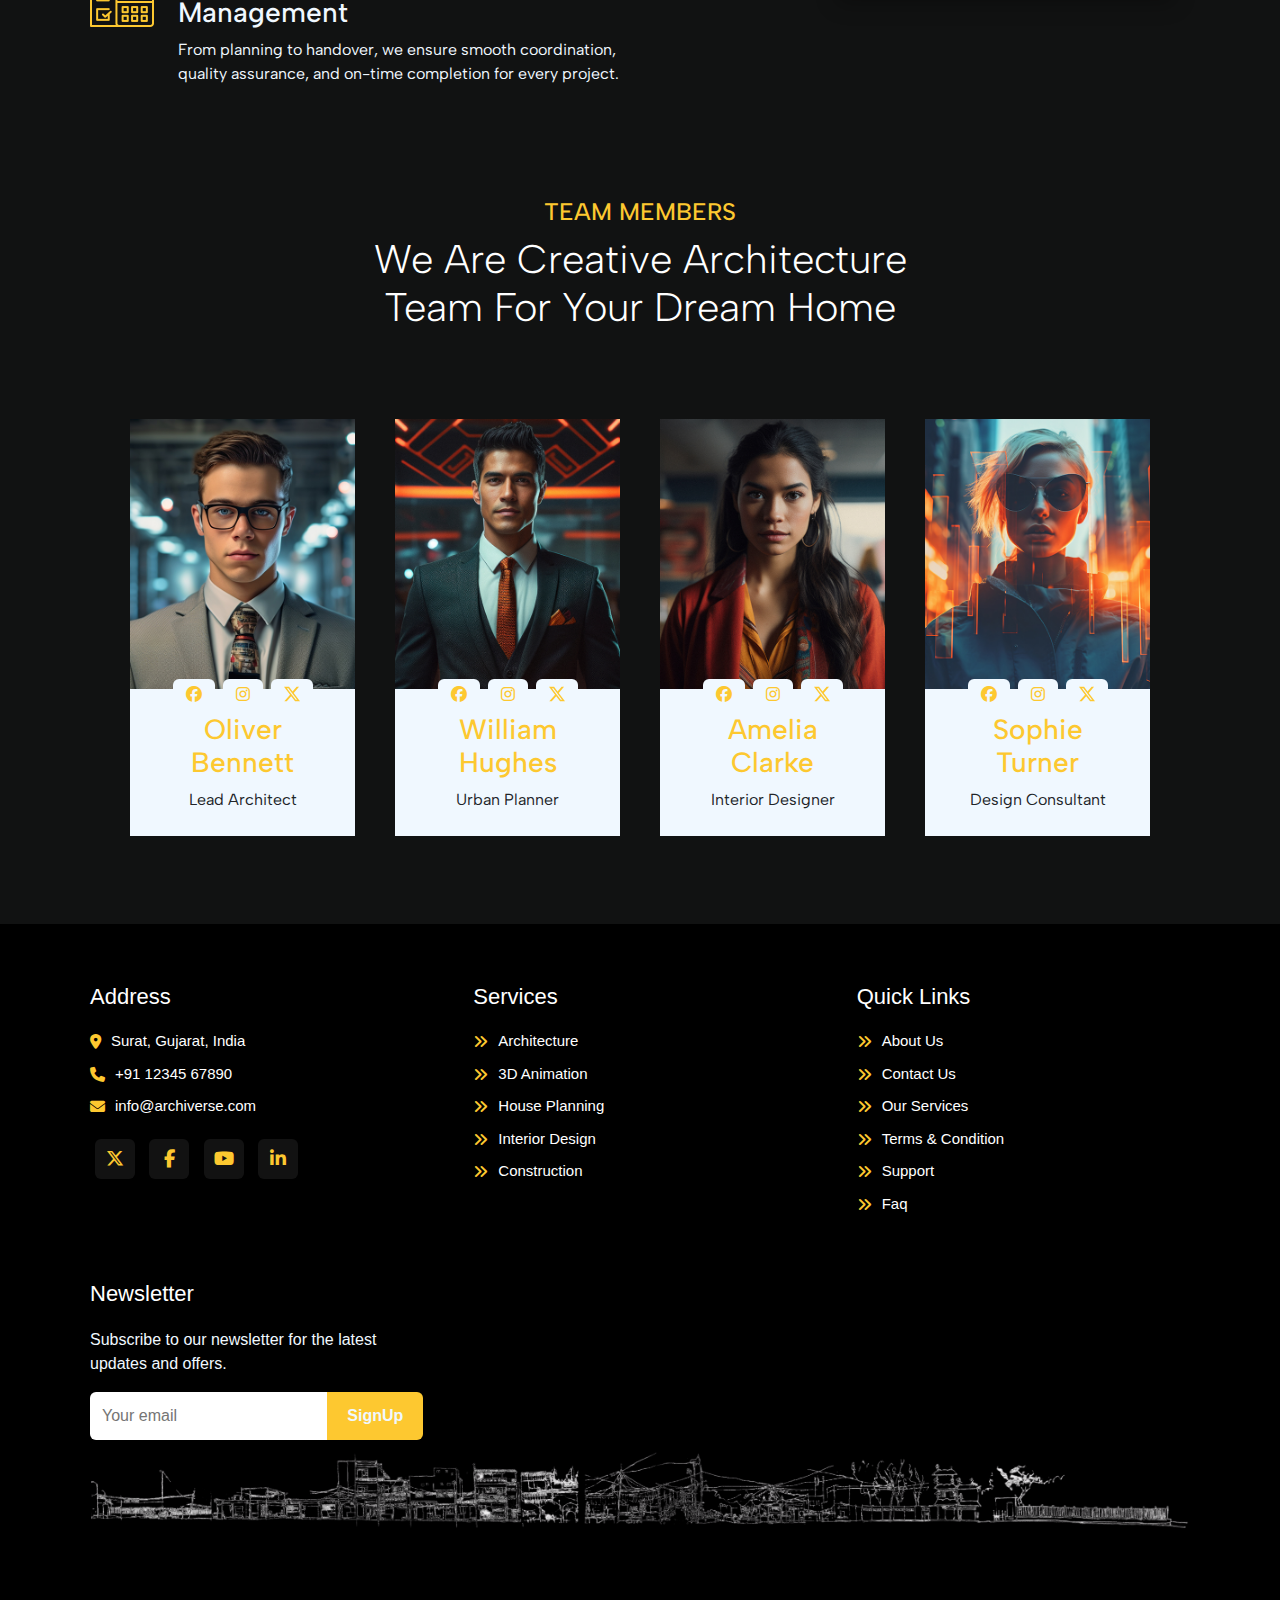
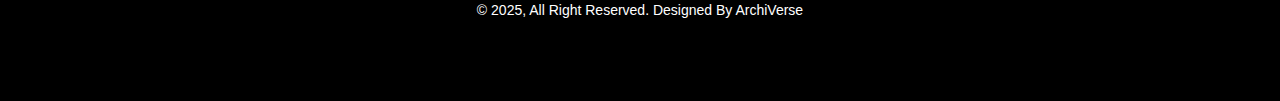
<file: html/about.html>
<!DOCTYPE html>
<html lang="en">
<head>
  <meta charset="UTF-8">
  <meta name="viewport" content="width=device-width, initial-scale=1.0">
  <title>ArchiVerse | About</title>

  <!-- Google Fonts -->
  <link rel="preconnect" href="https://fonts.googleapis.com">
  <link rel="preconnect" href="https://fonts.gstatic.com" crossorigin>
  <link href="https://fonts.googleapis.com/css2?family=Albert+Sans:wght@400;500;700&display=swap" rel="stylesheet">

  <!-- Font Awesome -->
  <link rel="stylesheet" href="https://cdnjs.cloudflare.com/ajax/libs/font-awesome/4.7.0/css/font-awesome.min.css">
  <link rel="stylesheet" href="https://cdnjs.cloudflare.com/ajax/libs/font-awesome/6.5.0/css/all.min.css">

  <!--bootstrap-->
  <link rel="stylesheet" href="https://cdn.jsdelivr.net/npm/bootstrap@5.0.2/dist/css/bootstrap.min.css">

  <!-- Custom CSS -->
  <link rel="stylesheet" href="/css/nav.css">
  <link rel="stylesheet" href="/css/slider.css">
  <link rel="stylesheet" href="/css/block.css">
  <link rel="stylesheet" href="/css/about.css">
  <link rel="stylesheet" href="/css/services.css">
  <link rel="stylesheet" href="/css/project.css">
  <link rel="stylesheet" href="/css/team.css">
  <link rel="stylesheet" href="/css/appoitmant.css">
  <link rel="stylesheet" href="/css/footer.css">
  <link rel="stylesheet" href="/css/body.css">
  <link rel="stylesheet" href="/css/cont.css">

</head>

<body>
    
  <!-- Preloader -->
  <div>
    <div id="preloader">
      <p>
        <!-- the dots are zero-width empty space unicode characters; U+200B -->
        <span class="number-track">​ w  █</span>
        <span class="number-track">​ e  █</span>
      
        <!-- all possible numbers in the 100's space + the "l" in "welcome" -->
        <span class="number-track" id='number-track-100'>
           0 1 l █
        </span>
        <!-- all possible numbers in the 10's space + the "c" in "welcome" -->
        <span class="number-track" id='number-track-10'>
            0 1 2 3 4 5 6 7 8 9 0 c  █
        </span>
        <!-- all possible numbers in the 1's space + the "o" in "welcome" -->
        <span class="number-track" id='number-track-1'>
            0 1 2 3 4 5 6 7 8 9 0 1 2 3 4 5 6 7 8 9 0 1 2 3 4 5 6 7 8 9 0 1 2 3 4 5 6 7 8 9 0 1 2 3 4 5 6 7 8 9 0 1 2 3 4 5 6 7 8 9 0 1 2 3 4 5 6 7 8 9 0 1 2 3 4 5 6 7 8 9 0 1 2 3 4 5 6 7 8 9 0 1 2 3 4 5 6 7 8 9 0 o █
        </span>
        <span class="number-track">​ m  █</span>
        <span class="number-track">​ e  █</span>
      </p>
    </div>
  </div>

  <!-- Navbar -->
  <nav class="navbar">
    <a href="/index.html" class="nav-title">ArchiVerse</a>

    <div class="hamburger" onclick="toggleMenu()">
      <i class="fa fa-bars"></i>
    </div>

    <ul class="nav-links mt-2" id="nav-links">
      <li class="nav-item"><a href="/index.html">HOME</a></li>
      <li class="nav-item"><a href="about.html">ABOUT</a></li>
      <li class="nav-item"><a href="services.html">SERVICES</a></li>
      <li class="dropdown pt-0">
        <span class="dropbtn nav-item">PAGES <i class="fa fa-caret-down"></i></span>
        <div class="dropdown-content">
          <a href="blog.html">BLOG</a>
          <a href="faq.html">FAQ</a>
          <a href="privacy.html">Privacy Policy</a>
          <a href="page4.html">Page 4</a>
          <a href="page5.html">Page 5</a>
          <a href="page6.html">Page 6</a>
        </div>
      </li>
      <li class="nav-item"><a href="contectus.html">CONTACT US</a></li>
      <li class="nav-item"><a href="#" class="btn d-lg-block">APPOINTMENT</a></li>
    </ul>
  </nav>

  <!--Back image-->
  <div class="bg-img-con">
    <div class="ms-4 ">
      <h1>ABOUT US</h1>
    </div>
    <div class="parent-container">
      <li class="con-text">
        <a href="/index.html">HOME</a>
      </li>
      <li class="con-text">
        <a href=".">/</a>
      </li>
      <li class="con-text">
        <a href="/html/about.html">ABOUT US</a>
      </li>
    </div>
  </div>

  <!--about-->
  <div class="container-xxl block-section py-5">
    <div class="container">
      <div class="row g-4">

        <div class="about-image col-lg-6">
          <img src="/image/about/donny-jiang-42gFAgdIUC8-unsplash.jpg" alt="Building 1">
          <img src="/image/about/joakim-nadell-K67sBVqLLuw-unsplash.jpg" alt="Building 2">
        </div>

        <div class="col-lg-6">
          <h4 class="section-title">About Us</h4>
          <h1 class="display-6 mb-4" style="color: aliceblue;">Crafting Inspired Spaces With Purpose and Innovation</h1>
          <p>We are a forward-thinking architectural and interior design team committed to creating meaningful spaces that elevate everyday living. Our work spans luxury homes, commercial environments, and modern interiors, all designed with a strong balance of beauty, functionality, and detail.</p>
          <p class="mb-4">We believe every project tells a story. By understanding your lifestyle, aspirations, and budget, we design spaces that feel personal, timeless, and intelligently planned. From the earliest sketches to the final handover, we guide the entire journey with transparency, creativity, and expert craftsmanship.</p>
          <p>Our mission is simple. Transform spaces into experiences that inspire.</p>
          <div class="d-flex align-items-center mb-5">
              <div class="counter-container counter">
                <h1 class="counter" data-count="25">0</h1>
              </div>
            <div class="ps-4" style="color: aliceblue;">
              <h3>Years</h3>
              <h3>Working</h3>
              <h3 class="mb-0">Experience</h3>
            </div>
          </div>
          <a class="btn-borderd py-3 px-5" href="about.html">Read More</a>
        </div>

      </div>
    </div>
  </div>

  <!--about-2-->
  <div class="container-xxl block-section py-5">
    <div class="container">
      <div class="row g-4">

        <div class="col-lg-6">
          <h4 class="section-title">Why Choose Us!</h4>
          <h1 class="display-6 mb-4" style="color: aliceblue;">Building Trust Through Design Excellence</h1>
          <p>We are a creative architectural agency dedicated to turning visions into stunning realities. Whether it's a luxury
              residence or a modern commercial space, our designs blend beauty, function, and precision.</p>
          <div class="row g-4">
            <!--p-1-->
            <div class="col-12">
              <div class="d-flex align-items-start">
                <img src="/image/icon/icon-2.png" alt="icon-2">
                <div class="ms-4" style="color: aliceblue;">
                  <h3>Vision-Driven Design Approach</h3>
                  <p>We transform ideas into visually inspiring and purpose-driven spaces through strategic design thinking and innovative aesthetics.</p>
                </div>
              </div>
            </div>
            <!--p-2-->
            <div class="col-12">
              <div class="d-flex align-items-start">
                <img src="/image/icon/icon-3.png" alt="icon-3">
                <div class="ms-4" style="color: aliceblue;">
                  <h3>Customized Modern Solutions</h3>
                  <p>Every project receives a personalized approach backed by the latest tools, trends, and sustainable design practices.</p>
                </div>
              </div>
            </div>
            <!--p-1-->
            <div class="col-12">
              <div class="d-flex align-items-start">
                <img src="/image/icon/icon-4.png" alt="icon-4">
                <div class="ms-4" style="color: aliceblue;">
                  <h3>Reliable Execution and Management</h3>
                  <p>From planning to handover, we ensure smooth coordination, quality assurance, and on-time completion for every project.</p>
                </div>
              </div>
            </div>

          </div>
        </div>

        <div class="about-image col-lg-6">
          <img src="/image/about/about-3.jpg" alt="about-3">
          <img src="/image/about/about-4.jpg" alt="about-4">
        </div>

      </div>
    </div>
  </div>

  <!--Team-->
  <div class="container-xxl py-5">
    <div class="container">
      <div class="text-center mx-auto mb-5" style="max-width: 600px;">
        <h4 class="section-title">TEAM MEMBERS</h4>
        <h1 class="display-6 mb-4 text-white">We Are Creative Architecture Team For Your Dream Home</h1>
      </div>
      
      <div class="row g-0 team-item">

        <!--card-1-->
        <div class="col-lg-3 col-md-6">
          <div class="card-animated">   
            <div class="team-item position-relative">
              <div class="position-relative">
                <img class="img-fluid" src="/image/team/team-1.jpg" alt="team-1">
                <div class=" team-social text-center">
                  <a href="#" class="btn"><i class="fab fa-facebook"></i></a>
                  <a href="#" class="btn"><i class="fa-brands fa-instagram"></i></a>
                  <a href="#" class="btn"><svg xmlns="http://www.w3.org/2000/svg" width="16" height="16" fill="currentColor" class="bi bi-twitter-x" viewBox="0 0 16 16"><path d="M12.6.75h2.454l-5.36 6.142L16 15.25h-4.937l-3.867-5.07-4.425 5.07H.316l5.733-6.57L0 .75h5.063l3.495 4.633L12.601.75Zm-.86 13.028h1.36L4.323 2.145H2.865z"/></svg></a>
                </div>
              </div>
              <div class="bg-team text-center p-4">
                <h3>Oliver Bennett</h3>
                <span>Lead Architect</span>
              </div>
            </div>
          </div>  
        </div>

        <!--card-2-->
        <div class="col-lg-3 col-md-6">
          <div class="card-animated">   
            <div class="team-item position-relative">
              <div class="position-relative">
                <img class="img-fluid" src="/image/team/team-2.jpg" alt="team-2">
                <div class=" team-social text-center">
                  <a href="#" class="btn"><i class="fab fa-facebook"></i></i></a>
                  <a href="#" class="btn"><i class="fa-brands fa-instagram"></i></a>
                  <a href="#" class="btn"><svg xmlns="http://www.w3.org/2000/svg" width="16" height="16" fill="currentColor" class="bi bi-twitter-x" viewBox="0 0 16 16"><path d="M12.6.75h2.454l-5.36 6.142L16 15.25h-4.937l-3.867-5.07-4.425 5.07H.316l5.733-6.57L0 .75h5.063l3.495 4.633L12.601.75Zm-.86 13.028h1.36L4.323 2.145H2.865z"/></svg></a>
                </div>
              </div>
              <div class="bg-team text-center p-4">
                <h3>William Hughes</h3>
                <span>Urban Planner</span>
              </div>
            </div>
          </div>
        </div>

        <!--card-3-->
        <div class="col-lg-3 col-md-6">
          <div class="card-animated">   
            <div class="team-item position-relative">
              <div class="position-relative">
                <img class="img-fluid" src="/image/team/team-3.jpg" alt="team-3 ">
                <div class=" team-social text-center">
                  <a href="#" class="btn"><i class="fab fa-facebook"></i></i></a>
                  <a href="#" class="btn"><i class="fa-brands fa-instagram"></i></a>
                  <a href="#" class="btn"><svg xmlns="http://www.w3.org/2000/svg" width="16" height="16" fill="currentColor" class="bi bi-twitter-x" viewBox="0 0 16 16"><path d="M12.6.75h2.454l-5.36 6.142L16 15.25h-4.937l-3.867-5.07-4.425 5.07H.316l5.733-6.57L0 .75h5.063l3.495 4.633L12.601.75Zm-.86 13.028h1.36L4.323 2.145H2.865z"/></svg></a>
                </div>
              </div>
              <div class="bg-team text-center p-4">
                <h3>Amelia Clarke</h3>
                <span>Interior Designer</span>
              </div>
            </div>
          </div>
        </div>

        <!--card-4-->
        <div class="col-lg-3 col-md-6">
          <div class="card-animated">   
            <div class="team-item position-relative">
              <div class="position-relative">
                <img class="img-fluid" src="/image/team/team-4.jpg" alt="team-4">
                <div class=" team-social text-center">
                  <a href="#" class="btn"><i class="fab fa-facebook"></i></i></a>
                  <a href="#" class="btn"><i class="fa-brands fa-instagram"></i></a>
                  <a href="#" class="btn"><svg xmlns="http://www.w3.org/2000/svg" width="16" height="16" fill="currentColor" class="bi bi-twitter-x" viewBox="0 0 16 16"><path d="M12.6.75h2.454l-5.36 6.142L16 15.25h-4.937l-3.867-5.07-4.425 5.07H.316l5.733-6.57L0 .75h5.063l3.495 4.633L12.601.75Zm-.86 13.028h1.36L4.323 2.145H2.865z"/></svg></a>
                </div>
              </div>
              <div class="bg-team text-center p-4">
                <h3>Sophie Turner</h3>
                <span>Design Consultant</span>
              </div>
            </div>
          </div>
        </div>
      
        
      </div>
    </div>
  </div>

  <!-- Footer -->
  <footer class="footer-area">
    <div class="container">
      <div class="footer-content">
        <div class="footer-box">
          <h3>Address</h3>
          <ul>
            <li><i class="fa-solid fa-location-dot"></i> <a href="https://maps.app.goo.gl/KrPWKQ5Bwj3TCN8b9">Surat, Gujarat, India</a></li>
            <li><i class="fa-solid fa-phone"></i><a href="tel:+91 12345 67890">+91 12345 67890</a></li>
            <li><i class="fa-solid fa-envelope"></i><a href="mailto:info@archiverse.com">info@archiverse.com</a></li>
          </ul>
          <div class="social-links">
            <a href="#"><i class="fa-brands fa-x-twitter borderd-icon-1"></i></a>
            <a href="#"><i class="fa-brands fa-facebook-f borderd-icon-1"></i></a>
            <a href="#"><i class="fa-brands fa-youtube borderd-icon-1"></i></a>
            <a href="#"><i class="fa-brands fa-linkedin-in borderd-icon-1"></i></a>
          </div>
        </div>
        <div class="footer-box">
          <h3>Services</h3>
          <ul>
            <li><i class="fa-solid fa-angles-right"></i><a href="architecture.html">Architecture</a></li>
            <li><i class="fa-solid fa-angles-right"></i><a href="animation.html">3D Animation</a></li>
            <li><i class="fa-solid fa-angles-right"></i><a href="houseplanning.html">House Planning</a></li>
            <li><i class="fa-solid fa-angles-right"></i><a href="interiordesign.html">Interior Design</a></li>
            <li><i class="fa-solid fa-angles-right"></i><a href="Construction.html">Construction</a></li>
          </ul>
        </div>
        <div class="footer-box">
          <h3>Quick Links</h3>
          <ul>
            <li><i class="fa-solid fa-angles-right"></i><a href="about.html">About Us</a></li>
            <li><i class="fa-solid fa-angles-right"></i><a href="contectus.html">Contact Us</a></li>
            <li><i class="fa-solid fa-angles-right"></i><a href="service.html">Our Services</a></li>
            <li><i class="fa-solid fa-angles-right"></i><a href="terms.html">Terms & Condition</a></li>
            <li><i class="fa-solid fa-angles-right"></i><a href="support.html">Support</a></li>
            <li><i class="fa-solid fa-angles-right"></i><a href="faq.html">Faq</a></li>
          </ul>
        </div>
        <div class="footer-box newsletter">
          <h3>Newsletter</h3>
          <p>Subscribe to our newsletter for the latest updates and offers.</p>
          <form>
            <input type="email" placeholder="Your email">
            <button type="submit" style="background-color: #FDC830; color: aliceblue;">SignUp</button>
          </form>
        </div>
      </div>
    </div>
    <div class="footer-bottom"></div>
    <div class="footer-copy">
      © 2025, All Right Reserved. Designed By ArchiVerse
    </div>
  </footer>

<!-- JS -->
<script src="https://cdn.jsdelivr.net/npm/bootstrap@5.0.2/dist/js/bootstrap.bundle.min.js"></script>
<script src="https://cdn.jsdelivr.net/npm/swiper@11/swiper-bundle.min.js"></script>
<script src="https://code.jquery.com/jquery-3.6.4.min.js"></script>
<script src="/js/nav.js"></script>
<script src="/js/project.js"></script>
<script src="/js/slider.js"></script>
<script src="/js/counter.js"></script>
<script src="/js/appoitmant.js"></script>
<script src="/js/loading.js"></script>
</body>
</html>
</file>
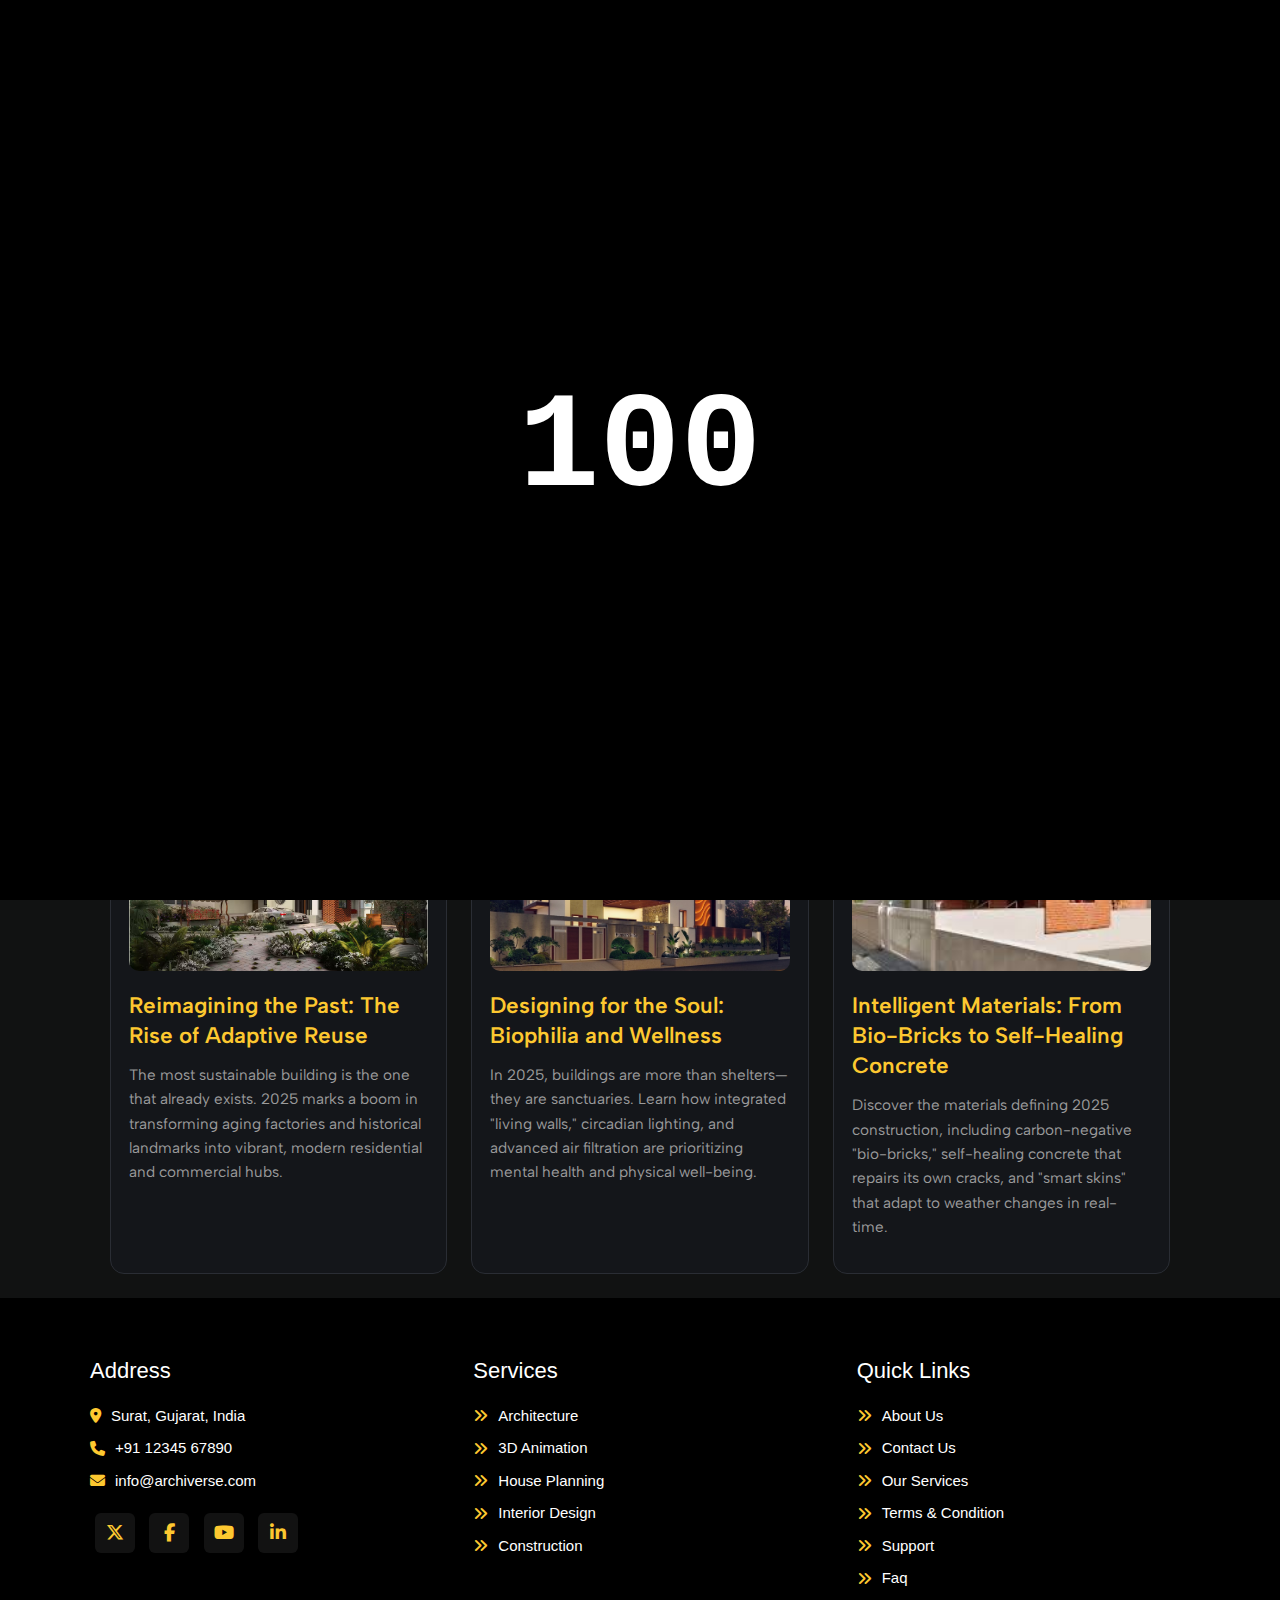
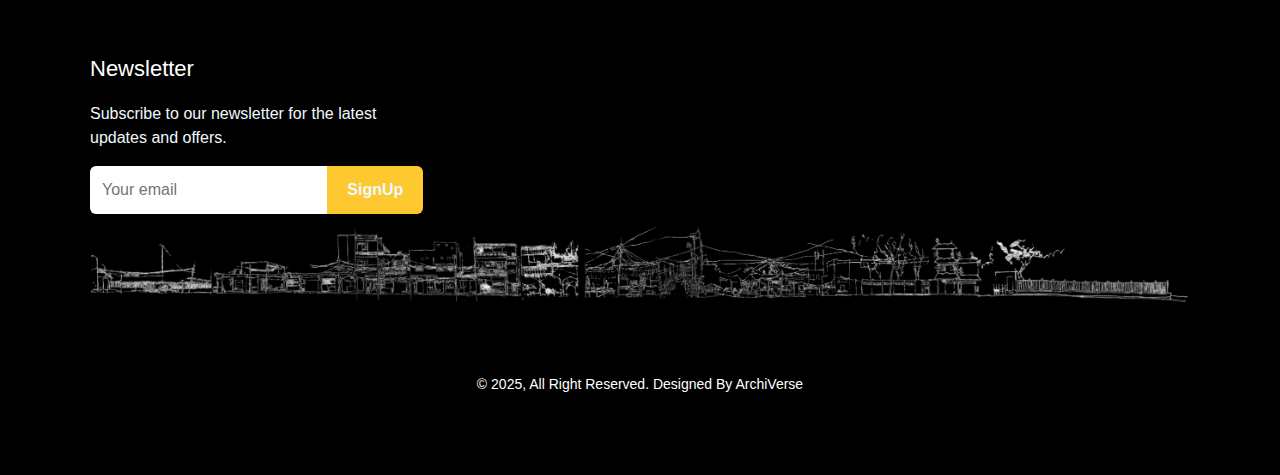
<file: html/blog.html>
<!DOCTYPE html>
<html lang="en">
<head>
    <meta charset="UTF-8">
    <meta name="viewport" content="width=device-width, initial-scale=1.0">
    <title>Archiverse || Blog</title>
    
    <!-- Google Fonts -->
  <link rel="preconnect" href="https://fonts.googleapis.com">
  <link rel="preconnect" href="https://fonts.gstatic.com" crossorigin>
  <link href="https://fonts.googleapis.com/css2?family=Albert+Sans:wght@400;500;700&display=swap" rel="stylesheet">

  <!-- Font Awesome -->
  <link rel="stylesheet" href="https://cdnjs.cloudflare.com/ajax/libs/font-awesome/6.5.0/css/all.min.css">

  <!-- Bootstrap -->
  <link rel="stylesheet" href="https://cdn.jsdelivr.net/npm/bootstrap@5.0.2/dist/css/bootstrap.min.css">

  <!-- Custom CSS -->
  <link rel="stylesheet" href="/css/nav.css">
  <link rel="stylesheet" href="/css/slider.css">
  <link rel="stylesheet" href="/css/block.css">
  <link rel="stylesheet" href="/css/about.css">
  <link rel="stylesheet" href="/css/services.css">
  <link rel="stylesheet" href="/css/project.css">
  <link rel="stylesheet" href="/css/team.css">
  <link rel="stylesheet" href="/css/appoitmant.css">
  <link rel="stylesheet" href="/css/footer.css">
  <link rel="stylesheet" href="/css/body.css">
  <link rel="stylesheet" href="/css/review.css">
  <link rel="stylesheet" href="/css/faq.css">
  <link rel="stylesheet" href="/css/blog.css">

</head>
<body>

    <!-- Preloader -->
  <div>
    <div id="preloader">
      <p>
        <!-- the dots are zero-width empty space unicode characters; U+200B -->
        <span class="number-track">​ w  █</span>
        <span class="number-track">​ e  █</span>
      
        <!-- all possible numbers in the 100's space + the "l" in "welcome" -->
        <span class="number-track" id='number-track-100'>
           0 1 l █
        </span>
        <!-- all possible numbers in the 10's space + the "c" in "welcome" -->
        <span class="number-track" id='number-track-10'>
            0 1 2 3 4 5 6 7 8 9 0 c  █
        </span>
        <!-- all possible numbers in the 1's space + the "o" in "welcome" -->
        <span class="number-track" id='number-track-1'>
            0 1 2 3 4 5 6 7 8 9 0 1 2 3 4 5 6 7 8 9 0 1 2 3 4 5 6 7 8 9 0 1 2 3 4 5 6 7 8 9 0 1 2 3 4 5 6 7 8 9 0 1 2 3 4 5 6 7 8 9 0 1 2 3 4 5 6 7 8 9 0 1 2 3 4 5 6 7 8 9 0 1 2 3 4 5 6 7 8 9 0 1 2 3 4 5 6 7 8 9 0 o █
        </span>
        <span class="number-track">​ m  █</span>
        <span class="number-track">​ e  █</span>
      </p>
    </div>
  </div>
  
  <!-- Navbar -->
  <nav class="navbar">
    <a href="/index.html" class="nav-title">ArchiVerse</a>

    <div class="hamburger" onclick="toggleMenu()">
      <i class="fa fa-bars"></i>
    </div>

    <ul class="nav-links mt-2" id="nav-links">
      <li class="nav-item"><a href="/index.html">HOME</a></li>
      <li class="nav-item"><a href="about.html">ABOUT</a></li>
      <li class="nav-item"><a href="service.html">SERVICES</a></li>
      <li class="dropdown pt-0 text-center ">
        <span class="dropbtn nav-item ali">PAGES <i class="fa fa-caret-down"></i></span>
        <div class="dropdown-content">
          <a href="blog.html">BLOG</a>
          <a href="faq.html">FAQ</a>
          <a href="privacy.html">Privacy Policy</a>
          <a href="page4.html">Page 4</a>
          <a href="page5.html">Page 5</a>
          <a href="page6.html">Page 6</a>
        </div>
      </li>
      <li class="nav-item"><a href="contectus.html">CONTACT US</a></li>
      <li class="nav-item"><a href="#" class="btn d-lg-block">APPOINTMENT</a></li>
    </ul>
  </nav>

    <!-- Blog Section -->
    <div class="container">

        <div class="heading-blog">
            <h2>Blog</h2>
            <p>Stay updated with the latest news and insights from our team.</p>
        </div>

        <div class="container">
            <div class="row">

                <div class="col-md-4 mb-4">
                    <div class="blog-card">
                        <div class="blog-post">
                            <a href="#"><img src="/image/Blog/p1.jpg" alt="post note found" class="img-fluid"></a>
                        </div>
                        <div class="blog-text">
                            <a href="#"><h3>Exploring Modern Architectural Trends in 2025</h3></a>
                            <p>Discover the latest trends shaping the world of architecture in 2025, from sustainable designs to innovative materials.</p>
                        </div>
                    </div>
                </div>

                <div class="col-md-4 mb-4">
                    <div class="blog-card">
                        <div class="blog-post">
                            <a href="#"><img src="/image/Blog/p2.jpg" alt="post note found" class="img-fluid"></a>
                        </div>
                        <div class="blog-text">
                            <a href="#"><h3>Top 10 Architecture Trends Redefining 2025</h3></a>
                            <p>Explore the latest trends shaping architecture in 2025, from regenerative design to the integration of AI and circular construction materials.</p>
                        </div>
                    </div>
                </div>

                <div class="col-md-4 mb-4">
                    <div class="blog-card">
                        <div class="blog-post">
                            <a href="#"><img src="/image/Blog/p3.jpg" alt="AI in Architecture" class="img-fluid"></a>
                        </div>
                        <div class="blog-text">
                            <a href="#"><h3>AI as a Creative Partner: The Future of Design</h3></a>
                            <p>Generative AI is redefining architecture in 2025, enabling designers to optimize for light, space, and energy efficiency with unprecedented precision.</p>
                        </div>
                    </div>
                </div>


                <div class="col-md-4 mb-4">
                    <div class="blog-card">
                        <div class="blog-post">
                            <a href="#"><img src="/image/Blog/p4.jpg" alt="post note found" class="img-fluid"></a>
                        </div>
                        <div class="blog-text">
                            <a href="#"><h3>Reimagining the Past: The Rise of Adaptive Reuse</h3></a>
                            <p>The most sustainable building is the one that already exists. 2025 marks a boom in transforming aging factories and historical landmarks into vibrant, modern residential and commercial hubs.</p>
                        </div>
                    </div>
                </div>

                <div class="col-md-4 mb-4">
                    <div class="blog-card">
                        <div class="blog-post">
                            <a href="#"><img src="/image/Blog/p5.jpg" alt="post note found" class="img-fluid"></a>
                        </div>
                        <div class="blog-text">
                            <a href="#"><h3>Designing for the Soul: Biophilia and Wellness</h3></a>
                            <p>In 2025, buildings are more than shelters—they are sanctuaries. Learn how integrated "living walls," circadian lighting, and advanced air filtration are prioritizing mental health and physical well-being.</p>
                        </div>
                    </div>
                </div>

                <div class="col-md-4 mb-4">
                    <div class="blog-card">
                        <div class="blog-post">
                            <a href="#"><img src="/image/Blog/p6.jpg" alt="post note found" class="img-fluid"></a>
                        </div>
                        <div class="blog-text">
                            <a href="#"><h3> Intelligent Materials: From Bio-Bricks to Self-Healing Concrete</h3></a>
                            <p>Discover the materials defining 2025 construction, including carbon-negative "bio-bricks," self-healing concrete that repairs its own cracks, and "smart skins" that adapt to weather changes in real-time.</p>
                        </div>
                    </div>
                </div>

            </div>
        </div>

    </div>

  <!-- Footer -->
  <footer class="footer-area">
    <div class="container">
      <div class="footer-content">
        <div class="footer-box">
          <h3>Address</h3>
          <ul>
            <li><i class="fa-solid fa-location-dot"></i> <a href="https://maps.app.goo.gl/KrPWKQ5Bwj3TCN8b9">Surat, Gujarat, India</a></li>
            <li><i class="fa-solid fa-phone"></i><a href="tel:+91 12345 67890">+91 12345 67890</a></li>
            <li><i class="fa-solid fa-envelope"></i><a href="mailto:info@archiverse.com">info@archiverse.com</a></li>
          </ul>
          <div class="social-links">
            <a href="#"><i class="fa-brands fa-x-twitter borderd-icon-1"></i></a>
            <a href="#"><i class="fa-brands fa-facebook-f borderd-icon-1"></i></a>
            <a href="#"><i class="fa-brands fa-youtube borderd-icon-1"></i></a>
            <a href="#"><i class="fa-brands fa-linkedin-in borderd-icon-1"></i></a>
          </div>
        </div>
        <div class="footer-box">
          <h3>Services</h3>
          <ul>
            <li><i class="fa-solid fa-angles-right"></i><a href="architecture.html">Architecture</a></li>
            <li><i class="fa-solid fa-angles-right"></i><a href="animation.html">3D Animation</a></li>
            <li><i class="fa-solid fa-angles-right"></i><a href="houseplanning.html">House Planning</a></li>
            <li><i class="fa-solid fa-angles-right"></i><a href="interiordesign.html">Interior Design</a></li>
            <li><i class="fa-solid fa-angles-right"></i><a href="Construction.html">Construction</a></li>
          </ul>
        </div>
        <div class="footer-box">
          <h3>Quick Links</h3>
          <ul>
            <li><i class="fa-solid fa-angles-right"></i><a href="about.html">About Us</a></li>
            <li><i class="fa-solid fa-angles-right"></i><a href="contectus.html">Contact Us</a></li>
            <li><i class="fa-solid fa-angles-right"></i><a href="service.html">Our Services</a></li>
            <li><i class="fa-solid fa-angles-right"></i><a href="terms.html">Terms & Condition</a></li>
            <li><i class="fa-solid fa-angles-right"></i><a href="support.html">Support</a></li>
            <li><i class="fa-solid fa-angles-right"></i><a href="faq.html">Faq</a></li>
          </ul>
        </div>
        <div class="footer-box newsletter">
          <h3>Newsletter</h3>
          <p>Subscribe to our newsletter for the latest updates and offers.</p>
          <form>
            <input type="email" placeholder="Your email">
            <button type="submit" style="background-color: #FDC830; color: aliceblue;">SignUp</button>
          </form>
        </div>
      </div>
    </div>
    <div class="footer-bottom"></div>
    <div class="footer-copy">
      © 2025, All Right Reserved. Designed By ArchiVerse
    </div>
  </footer>
<!-- JS -->
<script src="https://cdn.jsdelivr.net/npm/bootstrap@5.0.2/dist/js/bootstrap.bundle.min.js"></script>
<script src="https://cdn.jsdelivr.net/npm/swiper@11/swiper-bundle.min.js"></script>
<script src="https://code.jquery.com/jquery-3.6.4.min.js"></script>
<script src="/js/nav.js"></script>
<script src="/js/project.js"></script>
<script src="/js/slider.js"></script>
<script src="/js/counter.js"></script>
<script src="/js/loading.js"></script>
<script src="/js/appoitmant.js"></script>
<script src="/js/review.js"></script>


</body>
</html>
</file>
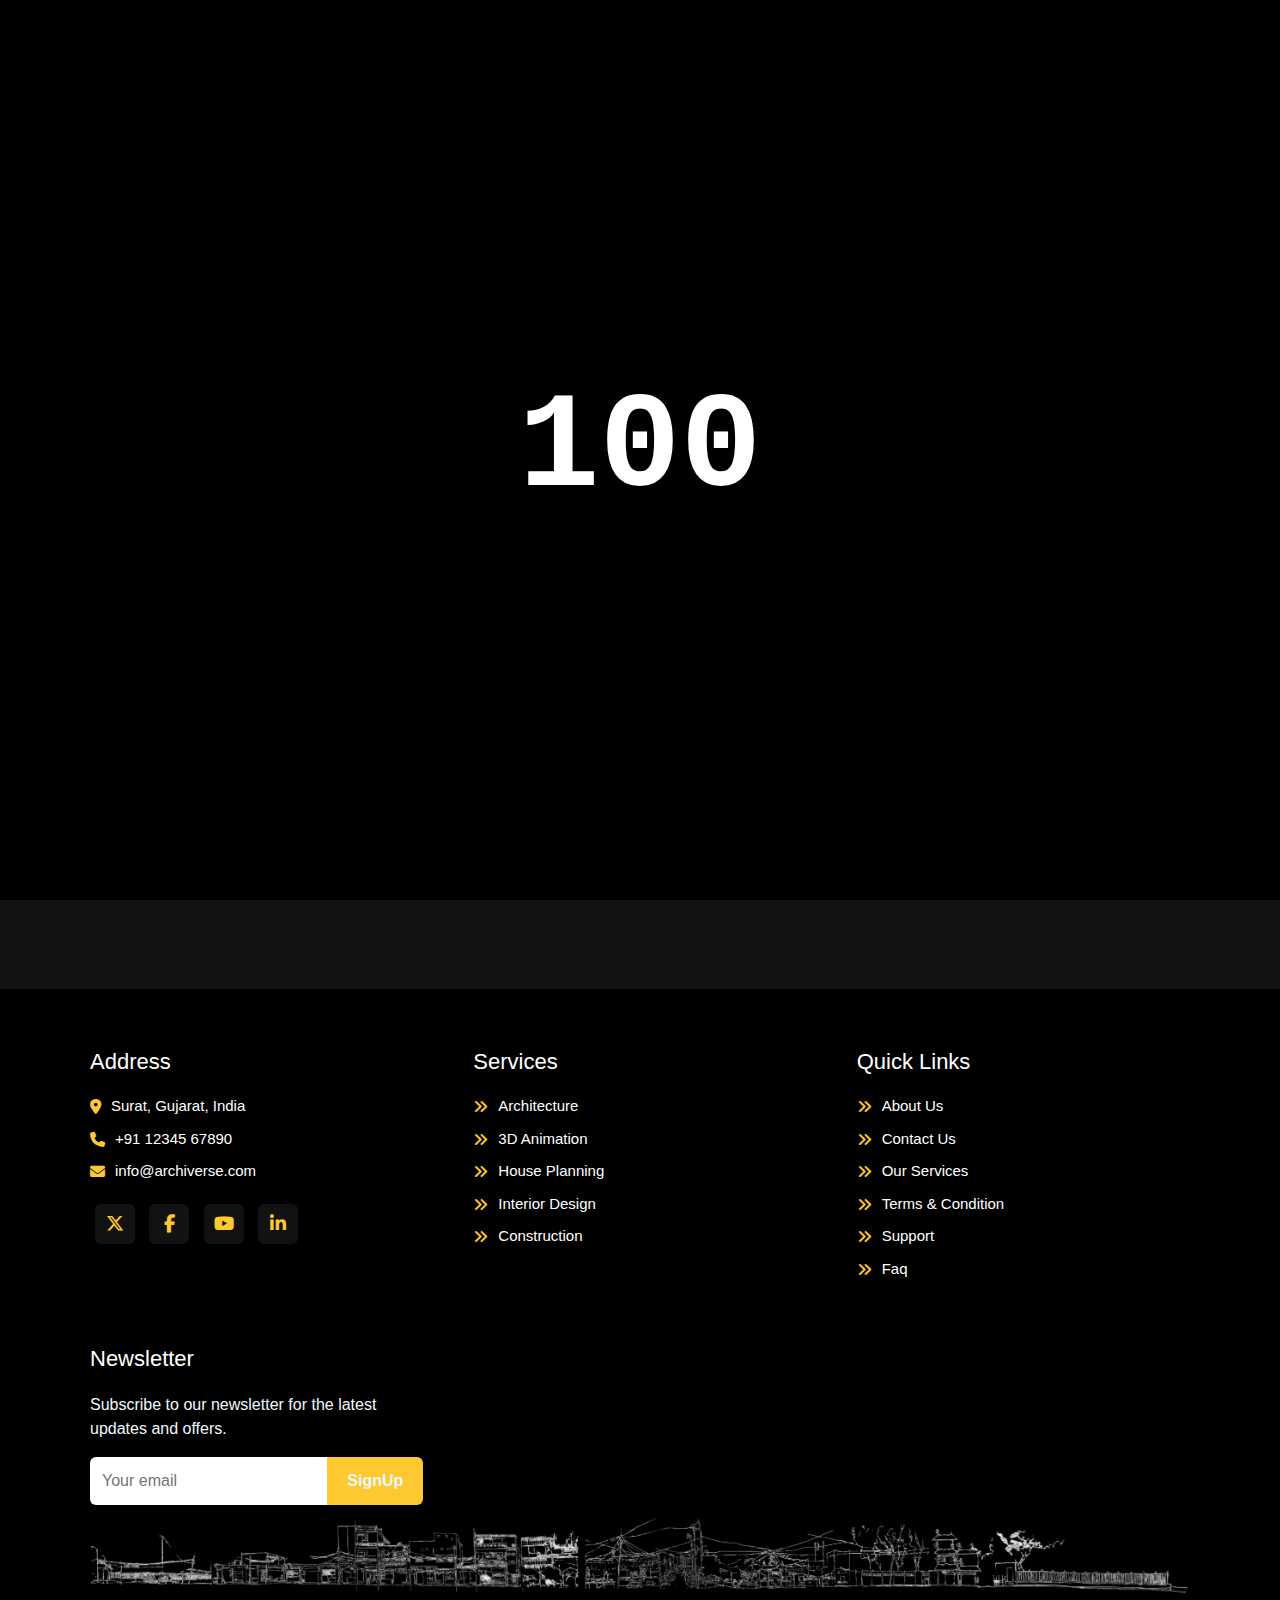
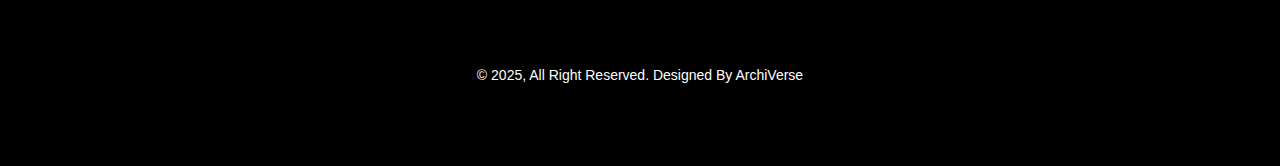
<file: html/contectus.html>
<!DOCTYPE html>
<html lang="en">
<head>
  <meta charset="UTF-8">
  <meta name="viewport" content="width=device-width, initial-scale=1.0">
  <title>ArchiVerse | contectus</title>

  <!-- Google Fonts -->
  <link rel="preconnect" href="https://fonts.googleapis.com">
  <link rel="preconnect" href="https://fonts.gstatic.com" crossorigin>
  <link href="https://fonts.googleapis.com/css2?family=Albert+Sans:wght@400;500;700&display=swap" rel="stylesheet">

  <!-- Font Awesome -->
  <link rel="stylesheet" href="https://cdnjs.cloudflare.com/ajax/libs/font-awesome/4.7.0/css/font-awesome.min.css">
  <link rel="stylesheet" href="https://cdnjs.cloudflare.com/ajax/libs/font-awesome/6.5.0/css/all.min.css">

  <!--bootstrap-->
  <link rel="stylesheet" href="https://cdn.jsdelivr.net/npm/bootstrap@5.0.2/dist/css/bootstrap.min.css">

  <!-- Custom CSS -->
  <link rel="stylesheet" href="/css/nav.css">
  <link rel="stylesheet" href="/css/slider.css">
  <link rel="stylesheet" href="/css/block.css">
  <link rel="stylesheet" href="/css/about.css">
  <link rel="stylesheet" href="/css/services.css">
  <link rel="stylesheet" href="/css/project.css">
  <link rel="stylesheet" href="/css/team.css">
  <link rel="stylesheet" href="/css/appoitmant.css">
  <link rel="stylesheet" href="/css/footer.css">
  <link rel="stylesheet" href="/css/body.css">
  <link rel="stylesheet" href="/css/cont.css">

</head>

<body>

  <!-- Preloader -->
  <div>
    <div id="preloader">
      <p>
        <!-- the dots are zero-width empty space unicode characters; U+200B -->
        <span class="number-track">​ w  █</span>
        <span class="number-track">​ e  █</span>
      
        <!-- all possible numbers in the 100's space + the "l" in "welcome" -->
        <span class="number-track" id='number-track-100'>
           0 1 l █
        </span>
        <!-- all possible numbers in the 10's space + the "c" in "welcome" -->
        <span class="number-track" id='number-track-10'>
            0 1 2 3 4 5 6 7 8 9 0 c  █
        </span>
        <!-- all possible numbers in the 1's space + the "o" in "welcome" -->
        <span class="number-track" id='number-track-1'>
            0 1 2 3 4 5 6 7 8 9 0 1 2 3 4 5 6 7 8 9 0 1 2 3 4 5 6 7 8 9 0 1 2 3 4 5 6 7 8 9 0 1 2 3 4 5 6 7 8 9 0 1 2 3 4 5 6 7 8 9 0 1 2 3 4 5 6 7 8 9 0 1 2 3 4 5 6 7 8 9 0 1 2 3 4 5 6 7 8 9 0 1 2 3 4 5 6 7 8 9 0 o █
        </span>
        <span class="number-track">​ m  █</span>
        <span class="number-track">​ e  █</span>
      </p>
    </div>
  </div>

  <!-- Navbar -->
  <nav class="navbar">
    <a href="/index.html" class="nav-title">ArchiVerse</a>

    <div class="hamburger" onclick="toggleMenu()">
      <i class="fa fa-bars"></i>
    </div>

    <ul class="nav-links mt-2" id="nav-links">
      <li class="nav-item"><a href="/index.html">HOME</a></li>
      <li class="nav-item"><a href="about.html">ABOUT</a></li>
      <li class="nav-item"><a href="services.html">SERVICES</a></li>
      <li class="dropdown pt-0">
        <span class="dropbtn nav-item">PAGES <i class="fa fa-caret-down"></i></span>
        <div class="dropdown-content">
          <a href="blog.html">BLOG</a>
          <a href="faq.html">FAQ</a>
          <a href="privacy.html">Privacy Policy</a>
          <a href="page4.html">Page 4</a>
          <a href="page5.html">Page 5</a>
          <a href="page6.html">Page 6</a>
        </div>
      </li>
      <li class="nav-item"><a href="contectus.html">CONTACT US</a></li>
      <li class="nav-item"><a href="#" class="btn d-lg-block">APPOINTMENT</a></li>
    </ul>
  </nav>

  <!--Back image-->
  <div class="bg-img-con">
    <div class="ms-4 ">
      <h1 style="color: white;">CONTECT US</h1>
    </div>
    <div class="parent-container">
      <li class="con-text">
        <a href="/index.html">HOME</a>
      </li>
      <li class="con-text">
        <a href="." style="color: #FDC830; ">/</a>
      </li>
      <li class="con-text">
        <a href="/html/contectus.html">CONTECT US</a>
      </li>
    </div>
  </div>

<!--contect us-->
  <div class="container-xxl py-5">
    <div class="container">
      <div class="row g-4">
        <h1 class="contect-title">CONTECT US</h1>
        <h1 class="display-6 text-center" style="color: white;">If you have any querys in youre mind contect us now</h1>
        <!--Section-1-->
        <div class="col-lg-6">

          <div class="row g-4">
            <!-- Phone -->
            <div class="col-12">
              <div class="d-flex">
                <div class="d-flex flex-shrink-0 align-items-center justify-content-center rounded borderd-icon" style="width: 65px; height: 65px; background-color:#FDC830;">
                  <i class="fa fa-phone fa-2x"></i>
                </div>
                <div class="">
                  <p class="ms-5">Call Us Now</p>
                  <h5 class="ms-5"><a href="tel:+91 12345 67892">+91 12345 67892</a></h5>
                </div>
              </div>
            </div>
          
            <!-- Email -->
            <div class="col-12">
              <div class="d-flex">
                <div class="d-flex flex-shrink-0 align-items-center justify-content-center rounded borderd-icon" style="width: 65px; height: 65px; background-color: #FDC830;">
                  <i class="fa fa-envelope fa-2x"></i>
                </div>
                <div class="">
                  <p class="ms-5">Email Us</p>
                  <h5 class="ms-5"><a href="mailto:info@architecture.com">info@architecture.com</a></h5>
                </div>
              </div>
            </div>

            <!-- Address -->
            <div class="col-12">
              <div class="d-flex">
                <div class="d-flex flex-shrink-0 align-items-center justify-content-center rounded borderd-icon" style="width: 65px; height: 65px; background-color:#FDC830;">
                  <i class="fa fa-map-marker fa-2x"></i>
                </div>
                <div class="">
                  <p class="ms-5">Visit us now</p>
                  <h5 class="ms-5"><a href="https://maps.app.goo.gl/KrPWKQ5Bwj3TCN8b9">123 Street, Surat, Gujrat, India</a></h5>
                </div>
              </div>
            </div>

          </div>
        </div>

        <!--section-2-->
        <div class="col-lg-6">
          <div class="row g-3">

            <div class="col-12 col-sm-6">
              <div class="form-floating">
                <input type="text" class="form-control" id="name" placeholder="Your Name" style="height: 55px;" required>
                <label for="name" id="name">Your Name</label>
              </div>
            </div>

            <div class="col-12 col-sm-6">
               <div class="form-floating">
                <input type="email" class="form-control" id="email" placeholder="Your Email" style="height: 55px;" required>
                <label for="email" id="email">Your Email</label>
              </div>
            </div>

            <div class="col-12 col-sm-6">
               <div class="form-floating">
                <input type="text" class="form-control" id="subject" placeholder="Subject" style="height: 55px;" required>
                <label for="subject" id="subject">Subject</label>
              </div>
            </div>

            <div class="col-12 col-sm-6">
              <select class="form-select" style="height: 55px;">
                <option selected="" disabled >Choose Service</option>
                <option value="1">Service 1</option>
                <option value="2">Service 2</option>
                <option value="3">Service 3</option>
              </select>
            </div>

            <div class="col-12">
              <div class="form-floating">
                <textarea class="form-control" id="massage" rows="4" placeholder="Your Massage" style="height: 100px;"></textarea>
                <label for="name"> Massage</label>
              </div>
            </div>

            <div class="col-12">
              <button class="btn-borderd w-100 py-3" type="submit" style="background-color: #FDC830; color: aliceblue;">BOOK AN APPOITMANT</button>
            </div>

          </div>
        </div>

      </div>
    </div>
  </div>

  <!--locatio-->
  <div class="con-map">
    <iframe src="https://www.google.com/maps/embed?pb=!1m18!1m12!1m3!1d238133.18800900166!2d72.65747318239129!3d21.159120355102832!2m3!1f0!2f0!3f0!3m2!1i1024!2i768!4f13.1!3m3!1m2!1s0x3be04e59411d1563%3A0xfe4558290938b042!2sSurat%2C%20Gujarat!5e0!3m2!1sen!2sin!4v1763964387715!5m2!1sen!2sin" width="100%" height="100%" style="border:2px sloid white;" allowfullscreen="" loading="lazy" referrerpolicy="no-referrer-when-downgrade"></iframe>
  </div>

  <!-- Footer -->
  <footer class="footer-area">
    <div class="container">
      <div class="footer-content">
        <div class="footer-box">
          <h3>Address</h3>
          <ul>
            <li><i class="fa-solid fa-location-dot"></i> <a href="https://maps.app.goo.gl/KrPWKQ5Bwj3TCN8b9">Surat, Gujarat, India</a></li>
            <li><i class="fa-solid fa-phone"></i><a href="tel:+91 12345 67890">+91 12345 67890</a></li>
            <li><i class="fa-solid fa-envelope"></i><a href="mailto:info@archiverse.com">info@archiverse.com</a></li>
          </ul>
          <div class="social-links">
            <a href="#"><i class="fa-brands fa-x-twitter borderd-icon-1"></i></a>
            <a href="#"><i class="fa-brands fa-facebook-f borderd-icon-1"></i></a>
            <a href="#"><i class="fa-brands fa-youtube borderd-icon-1"></i></a>
            <a href="#"><i class="fa-brands fa-linkedin-in borderd-icon-1"></i></a>
          </div>
        </div>
        <div class="footer-box">
          <h3>Services</h3>
          <ul>
            <li><i class="fa-solid fa-angles-right"></i><a href="architecture.html">Architecture</a></li>
            <li><i class="fa-solid fa-angles-right"></i><a href="animation.html">3D Animation</a></li>
            <li><i class="fa-solid fa-angles-right"></i><a href="houseplanning.html">House Planning</a></li>
            <li><i class="fa-solid fa-angles-right"></i><a href="interiordesign.html">Interior Design</a></li>
            <li><i class="fa-solid fa-angles-right"></i><a href="Construction.html">Construction</a></li>
          </ul>
        </div>
        <div class="footer-box">
          <h3>Quick Links</h3>
          <ul>
            <li><i class="fa-solid fa-angles-right"></i><a href="about.html">About Us</a></li>
            <li><i class="fa-solid fa-angles-right"></i><a href="contectus.html">Contact Us</a></li>
            <li><i class="fa-solid fa-angles-right"></i><a href="service.html">Our Services</a></li>
            <li><i class="fa-solid fa-angles-right"></i><a href="terms.html">Terms & Condition</a></li>
            <li><i class="fa-solid fa-angles-right"></i><a href="support.html">Support</a></li>
            <li><i class="fa-solid fa-angles-right"></i><a href="faq.html">Faq</a></li>
          </ul>
        </div>
        <div class="footer-box newsletter">
          <h3>Newsletter</h3>
          <p>Subscribe to our newsletter for the latest updates and offers.</p>
          <form>
            <input type="email" placeholder="Your email">
            <button type="submit" style="background-color: #FDC830; color: aliceblue;">SignUp</button>
          </form>
        </div>
      </div>
    </div>
    <div class="footer-bottom"></div>
    <div class="footer-copy">
      © 2025, All Right Reserved. Designed By ArchiVerse
    </div>
  </footer>
<!-- JS -->
<script src="https://cdn.jsdelivr.net/npm/bootstrap@5.0.2/dist/js/bootstrap.bundle.min.js"></script>
<script src="https://cdn.jsdelivr.net/npm/swiper@11/swiper-bundle.min.js"></script>
<script src="https://code.jquery.com/jquery-3.6.4.min.js"></script>
<script src="/js/nav.js"></script>
<script src="/js/project.js"></script>
<script src="/js/slider.js"></script>
<script src="/js/counter.js"></script>
<script src="/js/appoitmant.js"></script>
<script src="/js/loading.js "></script>

</body>
</html>
</file>
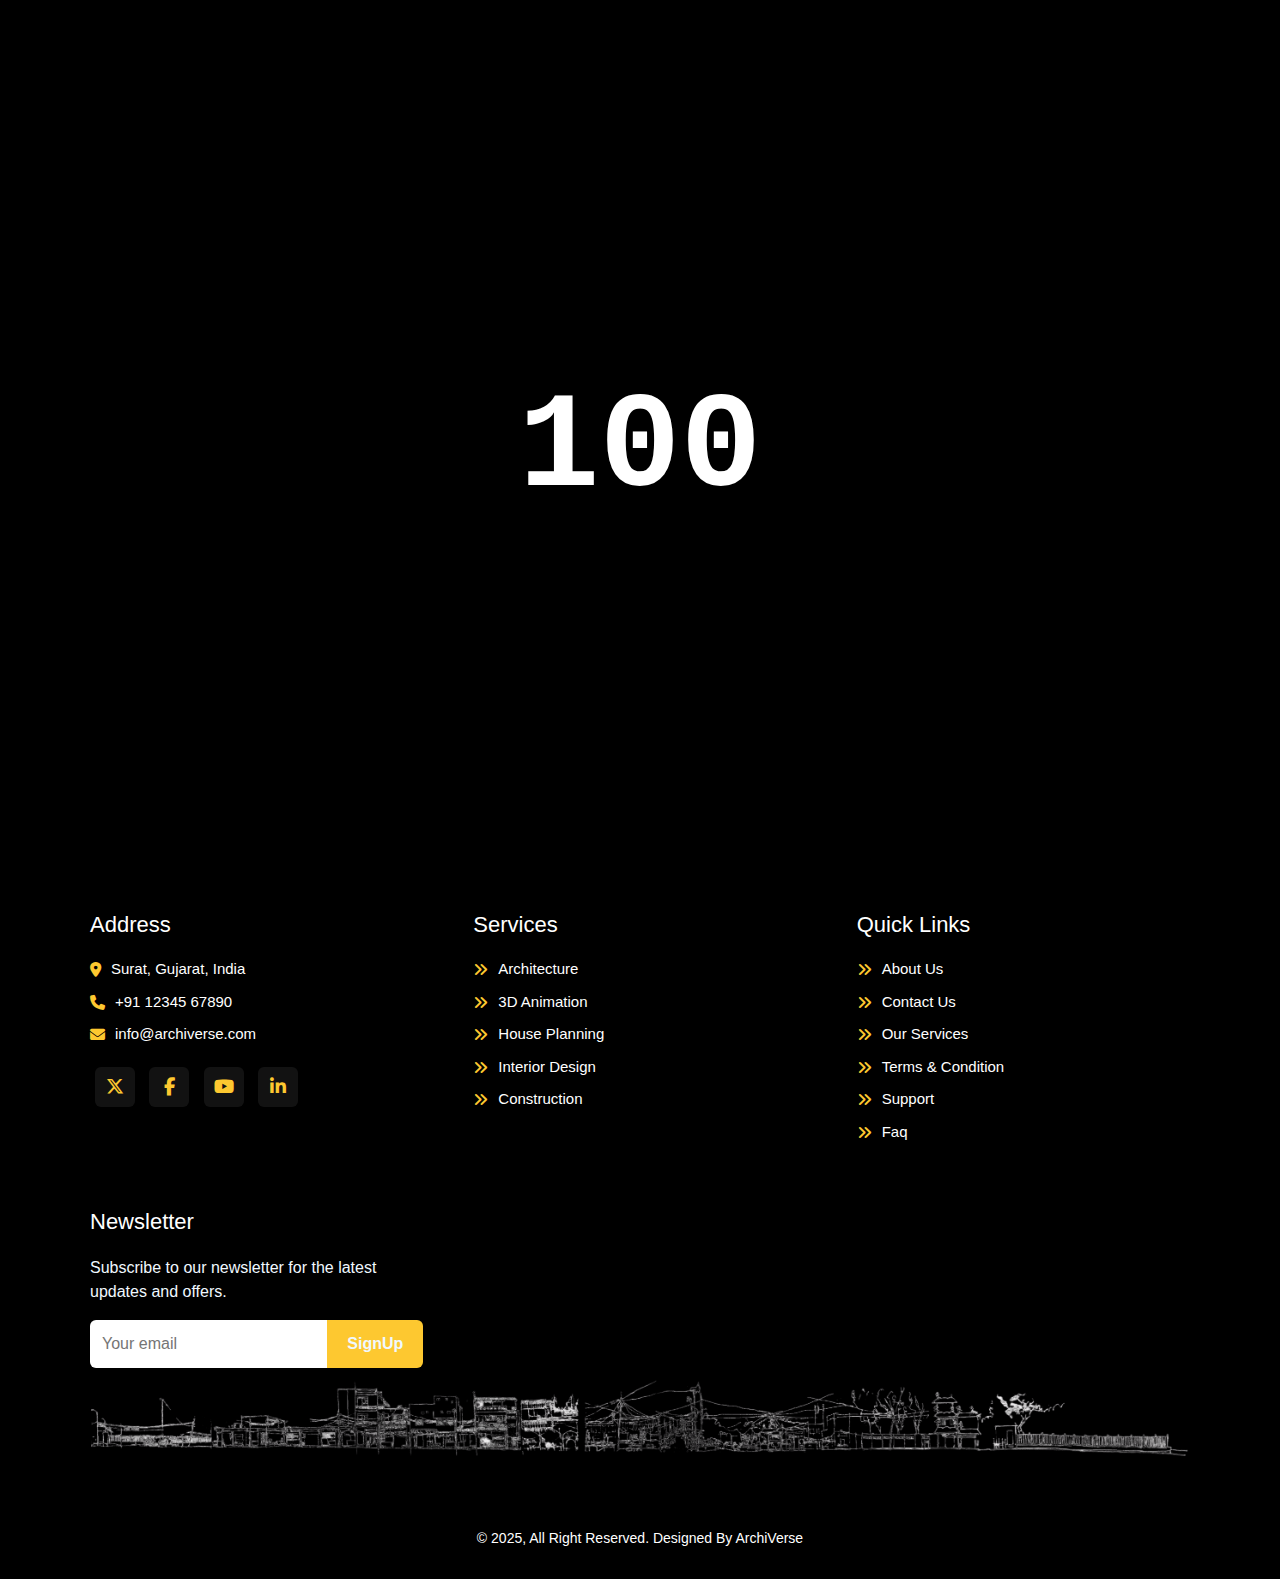
<file: html/faq.html>
<div class="footer-box"></div>
<html lang="en">
<head>
  <meta charset="UTF-8">
  <meta name="viewport" content="width=device-width, initial-scale=1.0">
  <title>ArchiVerse | FAQ</title>

  <!-- Google Fonts -->
  <link rel="preconnect" href="https://fonts.googleapis.com">
  <link rel="preconnect" href="https://fonts.gstatic.com" crossorigin>
  <link href="https://fonts.googleapis.com/css2?family=Albert+Sans:wght@400;500;700&display=swap" rel="stylesheet">

  <!-- Font Awesome -->
  <link rel="stylesheet" href="https://cdnjs.cloudflare.com/ajax/libs/font-awesome/6.5.0/css/all.min.css">

  <!-- Bootstrap -->
  <link rel="stylesheet" href="https://cdn.jsdelivr.net/npm/bootstrap@5.0.2/dist/css/bootstrap.min.css">

  <!-- Custom CSS -->
  <link rel="stylesheet" href="/css/nav.css">
  <link rel="stylesheet" href="/css/slider.css">
  <link rel="stylesheet" href="/css/block.css">
  <link rel="stylesheet" href="/css/about.css">
  <link rel="stylesheet" href="/css/services.css">
  <link rel="stylesheet" href="/css/project.css">
  <link rel="stylesheet" href="/css/team.css">
  <link rel="stylesheet" href="/css/appoitmant.css">
  <link rel="stylesheet" href="/css/footer.css">
  <link rel="stylesheet" href="/css/body.css">
  <link rel="stylesheet" href="/css/review.css">
  <link rel="stylesheet" href="/css/faq.css">
</head>

<body>

  <!-- Preloader -->
  <div>
    <div id="preloader">
      <p>
        <!-- the dots are zero-width empty space unicode characters; U+200B -->
        <span class="number-track">​ w  █</span>
        <span class="number-track">​ e  █</span>
      
        <!-- all possible numbers in the 100's space + the "l" in "welcome" -->
        <span class="number-track" id='number-track-100'>
           0 1 l █
        </span>
        <!-- all possible numbers in the 10's space + the "c" in "welcome" -->
        <span class="number-track" id='number-track-10'>
            0 1 2 3 4 5 6 7 8 9 0 c  █
        </span>
        <!-- all possible numbers in the 1's space + the "o" in "welcome" -->
        <span class="number-track" id='number-track-1'>
            0 1 2 3 4 5 6 7 8 9 0 1 2 3 4 5 6 7 8 9 0 1 2 3 4 5 6 7 8 9 0 1 2 3 4 5 6 7 8 9 0 1 2 3 4 5 6 7 8 9 0 1 2 3 4 5 6 7 8 9 0 1 2 3 4 5 6 7 8 9 0 1 2 3 4 5 6 7 8 9 0 1 2 3 4 5 6 7 8 9 0 1 2 3 4 5 6 7 8 9 0 o █
        </span>
        <span class="number-track">​ m  █</span>
        <span class="number-track">​ e  █</span>
      </p>
    </div>
  </div>

  <!-- Navbar -->
  <nav class="navbar">
    <a href="/index.html" class="nav-title">ArchiVerse</a>
    <div class="hamburger" onclick="toggleMenu()">
      <i class="fa fa-bars"></i>
    </div>
    <ul class="nav-links mt-2" id="nav-links">
      <li class="nav-item"><a href="/index.html">HOME</a></li>
      <li class="nav-item"><a href="about.html">ABOUT</a></li>
      <li class="nav-item"><a href="services.html">SERVICES</a></li>
      <li class="dropdown pt-0 text-center">
        <span class="dropbtn nav-item ali">PAGES <i class="fa fa-caret-down"></i></span>
        <div class="dropdown-content">
          <a href="blog.html">BLOG</a>
          <a href="faq.html">FAQ</a>
          <a href="privacy.html">Privacy Policy</a>
          <a href="page4.html">Page 4</a>
          <a href="page5.html">Page 5</a>
          <a href="page6.html">Page 6</a>
        </div>
      </li>
      <li class="nav-item"><a href="contectus.html">CONTACT US</a></li>
      <li class="nav-item"><a href="#" class="btn d-lg-block">APPOINTMENT</a></li>
    </ul>
  </nav>

  <!-- FAQ Section -->
  <div class="faq-section mt-5">
    <div class="main container">
      <div class="heading-faq">
        <h2>Frequently Asked Questions</h2>
        <p>Have questions? We're here to help! Explore our FAQ section for quick answers to common inquiries about our services, processes, and more.</p>
      </div>

      <!-- FAQ Items -->
      <div class="faq-main mt-5">

        <div class="faq-item">
          <span class="dropdown-que dropbtn"><i class="fa fa-star"></i> How can I contact ArchiVerse for inquiries?<i class="fa fa-caret-down"></i></span>
          <div class="dropdown-ans">
            <p>You can contact us through our 'Contact Us' page, where you'll find our phone number, email address, and a contact form to reach out to us directly.</p>
          </div>
        </div>

        <div class="faq-item">
          <span class="dropdown-que dropbtn"><i class="fa fa-star"></i> What services do you offer?<i class="fa fa-caret-down"></i></span>
          <div class="dropdown-ans">
            <p>We offer a wide range of architectural and design services including interior design, 3D animation, house planning, construction, and more.</p>
          </div>
        </div>

        <div class="faq-item">
          <span class="dropdown-que dropbtn"><i class="fa fa-star"></i> How can I schedule an appointment?<i class="fa fa-caret-down"></i></span>
          <div class="dropdown-ans">
            <p>You can schedule an appointment by clicking on the 'APPOINTMENT' button in the navigation bar or by contacting us directly through our contact page.</p>
          </div>
        </div>

        <div class="faq-item">
          <span class="dropdown-que dropbtn"><i class="fa fa-star"></i> What is the typical project timeline?<i class="fa fa-caret-down"></i></span>
          <div class="dropdown-ans">
            <p>The project timeline varies depending on the scope and complexity of the project. We work closely with our clients to establish a realistic timeline during the initial consultation.</p>
          </div>
        </div>

        <div class="faq-item">
          <span class="dropdown-que dropbtn"><i class="fa fa-star"></i> Do you offer custom design solutions?<i class="fa fa-caret-down"></i></span>
          <div class="dropdown-ans">  
            <p>Yes, we specialize in creating custom design solutions tailored to meet the unique needs and preferences of each client.</p> 
          </div>
        </div>

      </div>
    </div>
  </div>

  <!-- Footer -->
  <footer class="footer-area">
    <div class="container">
      <div class="footer-content">
        <div class="footer-box">
          <h3>Address</h3>
          <ul>
            <li><i class="fa-solid fa-location-dot"></i> <a href="https://maps.app.goo.gl/KrPWKQ5Bwj3TCN8b9">Surat, Gujarat, India</a></li>
            <li><i class="fa-solid fa-phone"></i><a href="tel:+91 12345 67890">+91 12345 67890</a></li>
            <li><i class="fa-solid fa-envelope"></i><a href="mailto:info@archiverse.com">info@archiverse.com</a></li>
          </ul>
          <div class="social-links">
            <a href="#"><i class="fa-brands fa-x-twitter borderd-icon-1"></i></a>
            <a href="#"><i class="fa-brands fa-facebook-f borderd-icon-1"></i></a>
            <a href="#"><i class="fa-brands fa-youtube borderd-icon-1"></i></a>
            <a href="#"><i class="fa-brands fa-linkedin-in borderd-icon-1"></i></a>
          </div>
        </div>
        <div class="footer-box">
          <h3>Services</h3>
          <ul>
            <li><i class="fa-solid fa-angles-right"></i><a href="architecture.html">Architecture</a></li>
            <li><i class="fa-solid fa-angles-right"></i><a href="animation.html">3D Animation</a></li>
            <li><i class="fa-solid fa-angles-right"></i><a href="houseplanning.html">House Planning</a></li>
            <li><i class="fa-solid fa-angles-right"></i><a href="interiordesign.html">Interior Design</a></li>
            <li><i class="fa-solid fa-angles-right"></i><a href="Construction.html">Construction</a></li>
          </ul>
        </div>
        <div class="footer-box">
          <h3>Quick Links</h3>
          <ul>
            <li><i class="fa-solid fa-angles-right"></i><a href="about.html">About Us</a></li>
            <li><i class="fa-solid fa-angles-right"></i><a href="contectus.html">Contact Us</a></li>
            <li><i class="fa-solid fa-angles-right"></i><a href="services.html">Our Services</a></li>
            <li><i class="fa-solid fa-angles-right"></i><a href="terms.html">Terms & Condition</a></li>
            <li><i class="fa-solid fa-angles-right"></i><a href="support.html">Support</a></li>
            <li><i class="fa-solid fa-angles-right"></i><a href="faq.html">Faq</a></li>
          </ul>
        </div>
        <div class="footer-box newsletter">
          <h3>Newsletter</h3>
          <p>Subscribe to our newsletter for the latest updates and offers.</p>
          <form>
            <input type="email" placeholder="Your email">
            <button type="submit" style="background-color: #FDC830; color: aliceblue;">SignUp</button>
          </form>
        </div>
      </div>
    </div>
    <div class="footer-bottom"></div>
    <div class="footer-copy">
      © 2025, All Right Reserved. Designed By ArchiVerse
    </div>
  </footer>

  <!-- JavaScript -->
  <script src="https://cdn.jsdelivr.net/npm/bootstrap@5.0.2/dist/js/bootstrap.bundle.min.js"></script>
  <script src="https://cdn.jsdelivr.net/npm/swiper@11/swiper-bundle.min.js"></script>
  <script src="https://code.jquery.com/jquery-3.6.4.min.js"></script>
  <script src="/js/nav.js"></script>
  <script src="/js/project.js"></script>
  <script src="/js/slider.js"></script>
  <script src="/js/counter.js"></script>
  <script src="/js/loading.js"></script>
  <script src="/js/appoitmant.js"></script>
  <script src="/js/review.js"></script>
</body>
</html>
</file>
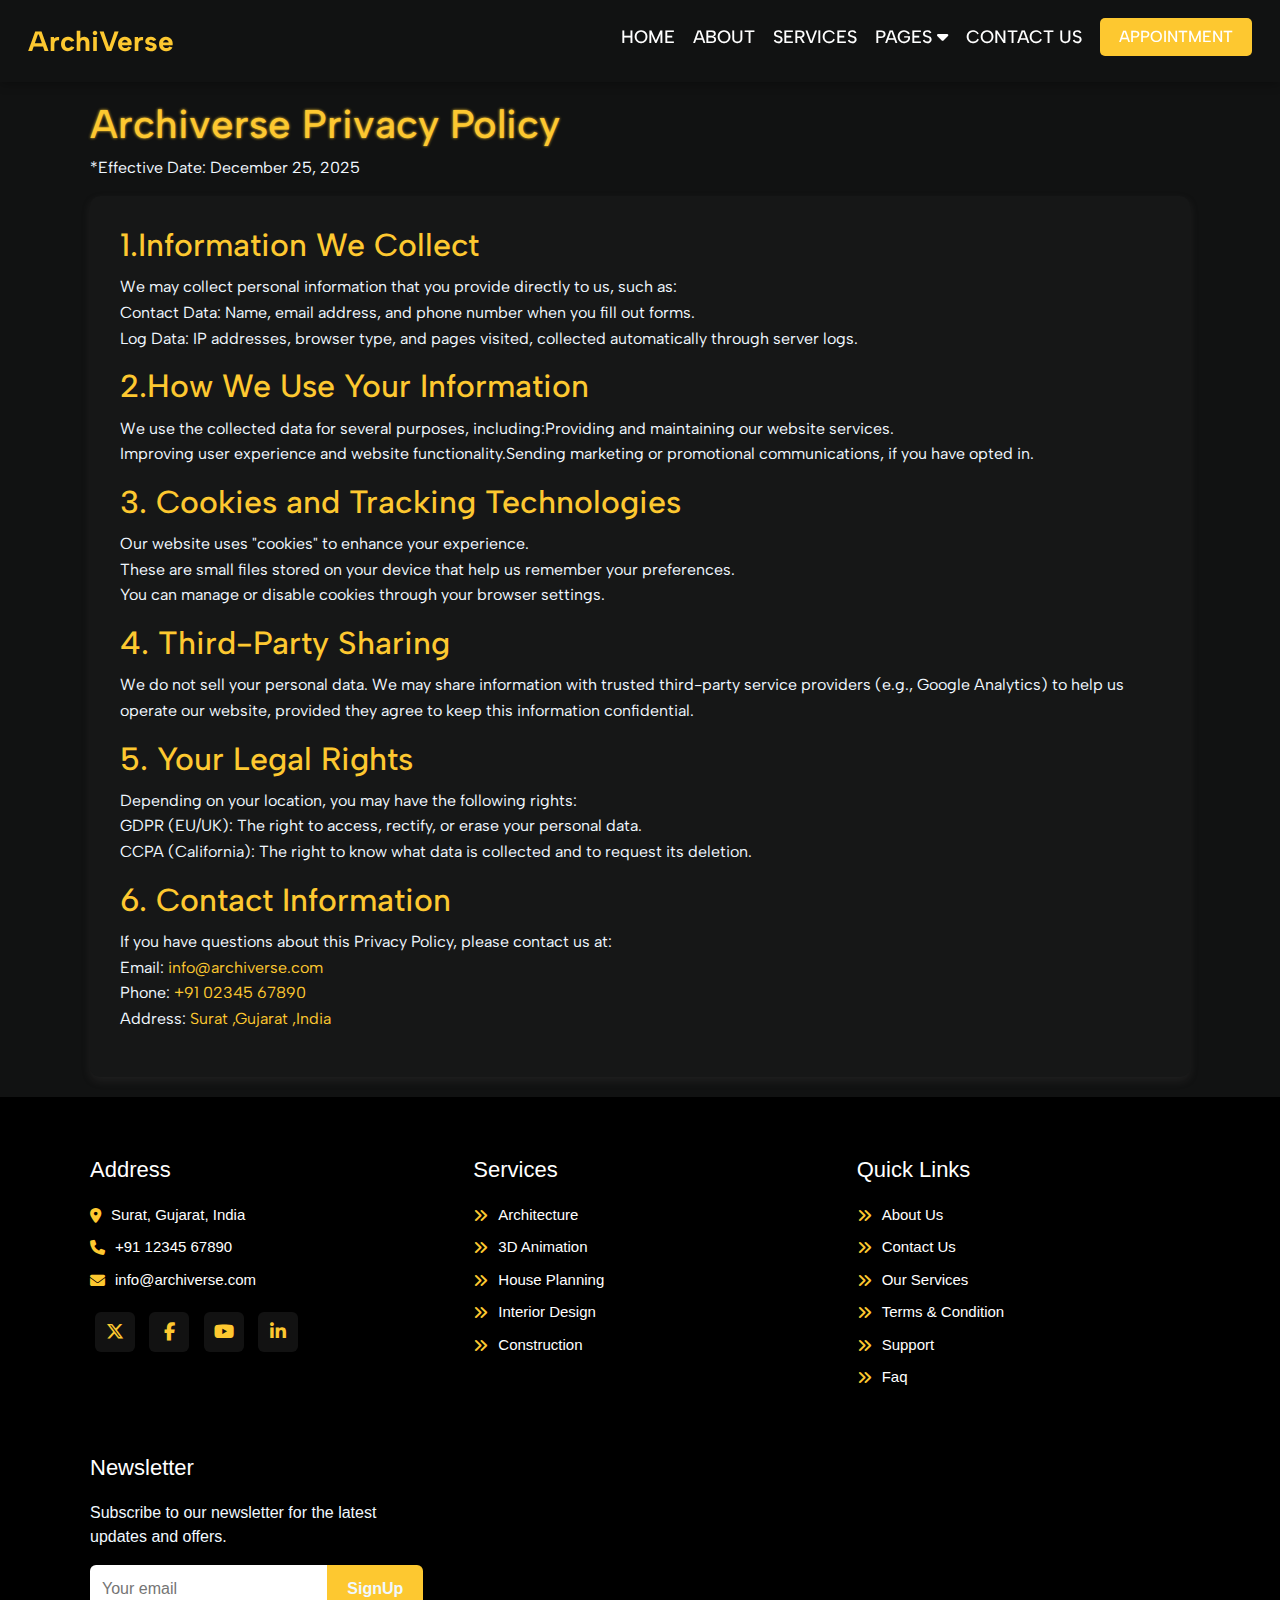
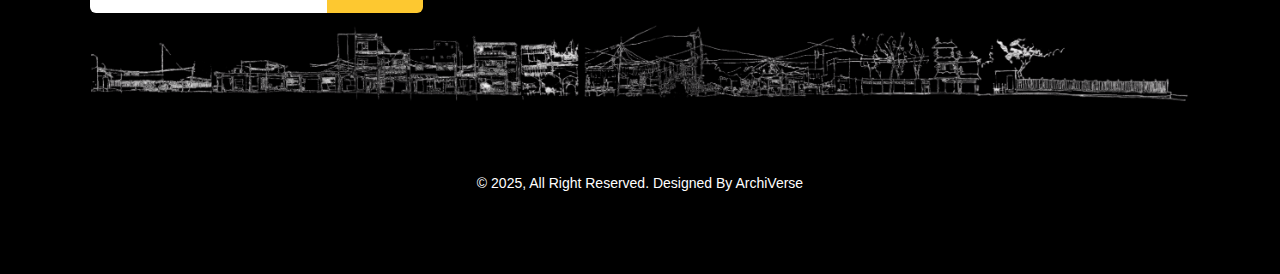
<file: html/privacy.html>
<!DOCTYPE html>
<html lang="en">
<head>
    <meta charset="UTF-8">
    <meta name="viewport" content="width=device-width, initial-scale=1.0">
    <title>ArchiVerse || Privacy Policy</title>

  <!-- Google Fonts -->
  <link rel="preconnect" href="https://fonts.googleapis.com">
  <link rel="preconnect" href="https://fonts.gstatic.com" crossorigin>
  <link href="https://fonts.googleapis.com/css2?family=Albert+Sans:wght@400;500;700&display=swap" rel="stylesheet">

  <!-- Font Awesome -->
  <link rel="stylesheet" href="https://cdnjs.cloudflare.com/ajax/libs/font-awesome/6.5.0/css/all.min.css">


  <!--bootstrap-->
  <link rel="stylesheet" href="https://cdn.jsdelivr.net/npm/bootstrap@5.0.2/dist/css/bootstrap.min.css">

  <!-- Custom CSS -->
  <link rel="stylesheet" href="/css/nav.css">
  <link rel="stylesheet" href="/css/slider.css">
  <link rel="stylesheet" href="/css/block.css">
  <link rel="stylesheet" href="/css/about.css">
  <link rel="stylesheet" href="/css/services.css">
  <link rel="stylesheet" href="/css/project.css">
  <link rel="stylesheet" href="/css/team.css">
  <link rel="stylesheet" href="/css/appoitmant.css">
  <link rel="stylesheet" href="/css/footer.css">
  <link rel="stylesheet" href="/css/body.css">
  <link rel="stylesheet" href="/css/review.css">
  <link rel="stylesheet" href="/css/privacy.css">

</head>
<body>

    <!-- Navbar -->
  <nav class="navbar">
    <a href="/index.html" class="nav-title">ArchiVerse</a>

    <div class="hamburger" onclick="toggleMenu()">
      <i class="fa fa-bars"></i>
    </div>

    <ul class="nav-links mt-2" id="nav-links">
      <li class="nav-item"><a href="/index.html">HOME</a></li>
      <li class="nav-item"><a href="about.html">ABOUT</a></li>
      <li class="nav-item"><a href="service.html">SERVICES</a></li>
      <li class="dropdown pt-0">
        <span class="dropbtn nav-item">PAGES <i class="fa fa-caret-down"></i></span>
        <div class="dropdown-content">
          <a href="blog.html">BLOG</a>
          <a href="faq.html">FAQ</a>
          <a href="privacy.html">Privacy Policy</a>
          <a href="page4.html">Page 4</a>
          <a href="page5.html">Page 5</a>
          <a href="page6.html">Page 6</a>
        </div>
      </li>
      <li class="nav-item"><a href="contectus.html">CONTACT US</a></li>
      <li class="nav-item"><a href="#" class="btn d-lg-block">APPOINTMENT</a></li>
    </ul>
  </nav>

  <!-- Privacy Policy -->
   <div class="container">
    <div class="privacy-heading">
        <h1>Archiverse Privacy Policy</h1>
        <p>*Effective Date: December 25, 2025</p>
    </div>
    <div class="privacy-card">
        <div class="privacy-text">
            <h2>1.Information We Collect</h2>
            <p>We may collect personal information that you provide directly to us, such as:<br>Contact Data: Name, email address, and phone number when you fill out forms.<br>Log Data: IP addresses, browser type, and pages visited, collected automatically through server logs.</p>
        </div>

        <div class="privacy-text">
            <h2>2.How We Use Your Information</h2>
            <p>We use the collected data for several purposes, including:Providing and maintaining our website services.<br>Improving user experience and website functionality.Sending marketing or promotional communications, if you have opted in.</p>
        </div>

        <div class="privacy-text">
            <h2>3. Cookies and Tracking Technologies</h2>
            <p>Our website uses "cookies" to enhance your experience.<br> These are small files stored on your device that help us remember your preferences.<br> You can manage or disable cookies through your browser settings.</p>
        </div>

        <div class="privacy-text">
            <h2>4. Third-Party Sharing</h2>
            <p>We do not sell your personal data. We may share information with trusted third-party service providers (e.g., Google Analytics) to help us operate our website, provided they agree to keep this information confidential.</p>
        </div>

        <div class="privacy-text">
            <h2>5. Your Legal Rights</h2>
            <p>Depending on your location, you may have the following rights:<br>GDPR (EU/UK): The right to access, rectify, or erase your personal data.<br>CCPA (California): The right to know what data is collected and to request its deletion.</p>
        </div>

        <div class="privacy-text">
            <h2>6. Contact Information</h2>
            <p>If you have questions about this Privacy Policy, please contact us at:<br>Email: <a href="mailto:info@archiverse.com" class="dis">info@archiverse.com</a><br>Phone: <a href="tel:+91 0234567890" class="dis">+91 02345 67890</a><br>Address: <a href="https://maps.app.goo.gl/KrPWKQ5Bwj3TCN8b9" class="dis">Surat ,Gujarat ,India</a></p>
        </div>

    </div>
   </div>

  <!-- Footer -->
  <footer class="footer-area">
    <div class="container">
      <div class="footer-content">
        <div class="footer-box">
          <h3>Address</h3>
          <ul>
            <li><i class="fa-solid fa-location-dot"></i> <a href="https://maps.app.goo.gl/KrPWKQ5Bwj3TCN8b9">Surat, Gujarat, India</a></li>
            <li><i class="fa-solid fa-phone"></i><a href="tel:+91 12345 67890">+91 12345 67890</a></li>
            <li><i class="fa-solid fa-envelope"></i><a href="mailto:info@archiverse.com">info@archiverse.com</a></li>
          </ul>
          <div class="social-links">
            <a href="#"><i class="fa-brands fa-x-twitter borderd-icon-1"></i></a>
            <a href="#"><i class="fa-brands fa-facebook-f borderd-icon-1"></i></a>
            <a href="#"><i class="fa-brands fa-youtube borderd-icon-1"></i></a>
            <a href="#"><i class="fa-brands fa-linkedin-in borderd-icon-1"></i></a>
          </div>
        </div>
        <div class="footer-box">
          <h3>Services</h3>
          <ul>
            <li><i class="fa-solid fa-angles-right"></i><a href="architecture.html">Architecture</a></li>
            <li><i class="fa-solid fa-angles-right"></i><a href="animation.html">3D Animation</a></li>
            <li><i class="fa-solid fa-angles-right"></i><a href="houseplanning.html">House Planning</a></li>
            <li><i class="fa-solid fa-angles-right"></i><a href="interiordesign.html">Interior Design</a></li>
            <li><i class="fa-solid fa-angles-right"></i><a href="Construction.html">Construction</a></li>
          </ul>
        </div>
        <div class="footer-box">
          <h3>Quick Links</h3>
          <ul>
            <li><i class="fa-solid fa-angles-right"></i><a href="about.html">About Us</a></li>
            <li><i class="fa-solid fa-angles-right"></i><a href="contectus.html">Contact Us</a></li>
            <li><i class="fa-solid fa-angles-right"></i><a href="service.html">Our Services</a></li>
            <li><i class="fa-solid fa-angles-right"></i><a href="terms.html">Terms & Condition</a></li>
            <li><i class="fa-solid fa-angles-right"></i><a href="support.html">Support</a></li>
            <li><i class="fa-solid fa-angles-right"></i><a href="faq.html">Faq</a></li>
          </ul>
        </div>
        <div class="footer-box newsletter">
          <h3>Newsletter</h3>
          <p>Subscribe to our newsletter for the latest updates and offers.</p>
          <form>
            <input type="email" placeholder="Your email">
            <button type="submit" style="background-color: #FDC830; color: aliceblue;">SignUp</button>
          </form>
        </div>
      </div>
    </div>
    <div class="footer-bottom"></div>
    <div class="footer-copy">
      © 2025, All Right Reserved. Designed By ArchiVerse
    </div>
  </footer>
  
<!-- JS -->
<script src="https://cdn.jsdelivr.net/npm/bootstrap@5.0.2/dist/js/bootstrap.bundle.min.js"></script>
<script src="https://cdn.jsdelivr.net/npm/swiper@11/swiper-bundle.min.js"></script>
<script src="https://code.jquery.com/jquery-3.6.4.min.js"></script>
<script src="/js/nav.js"></script>
<script src="/js/loading.js"></script>

</body>
</html>
</file>
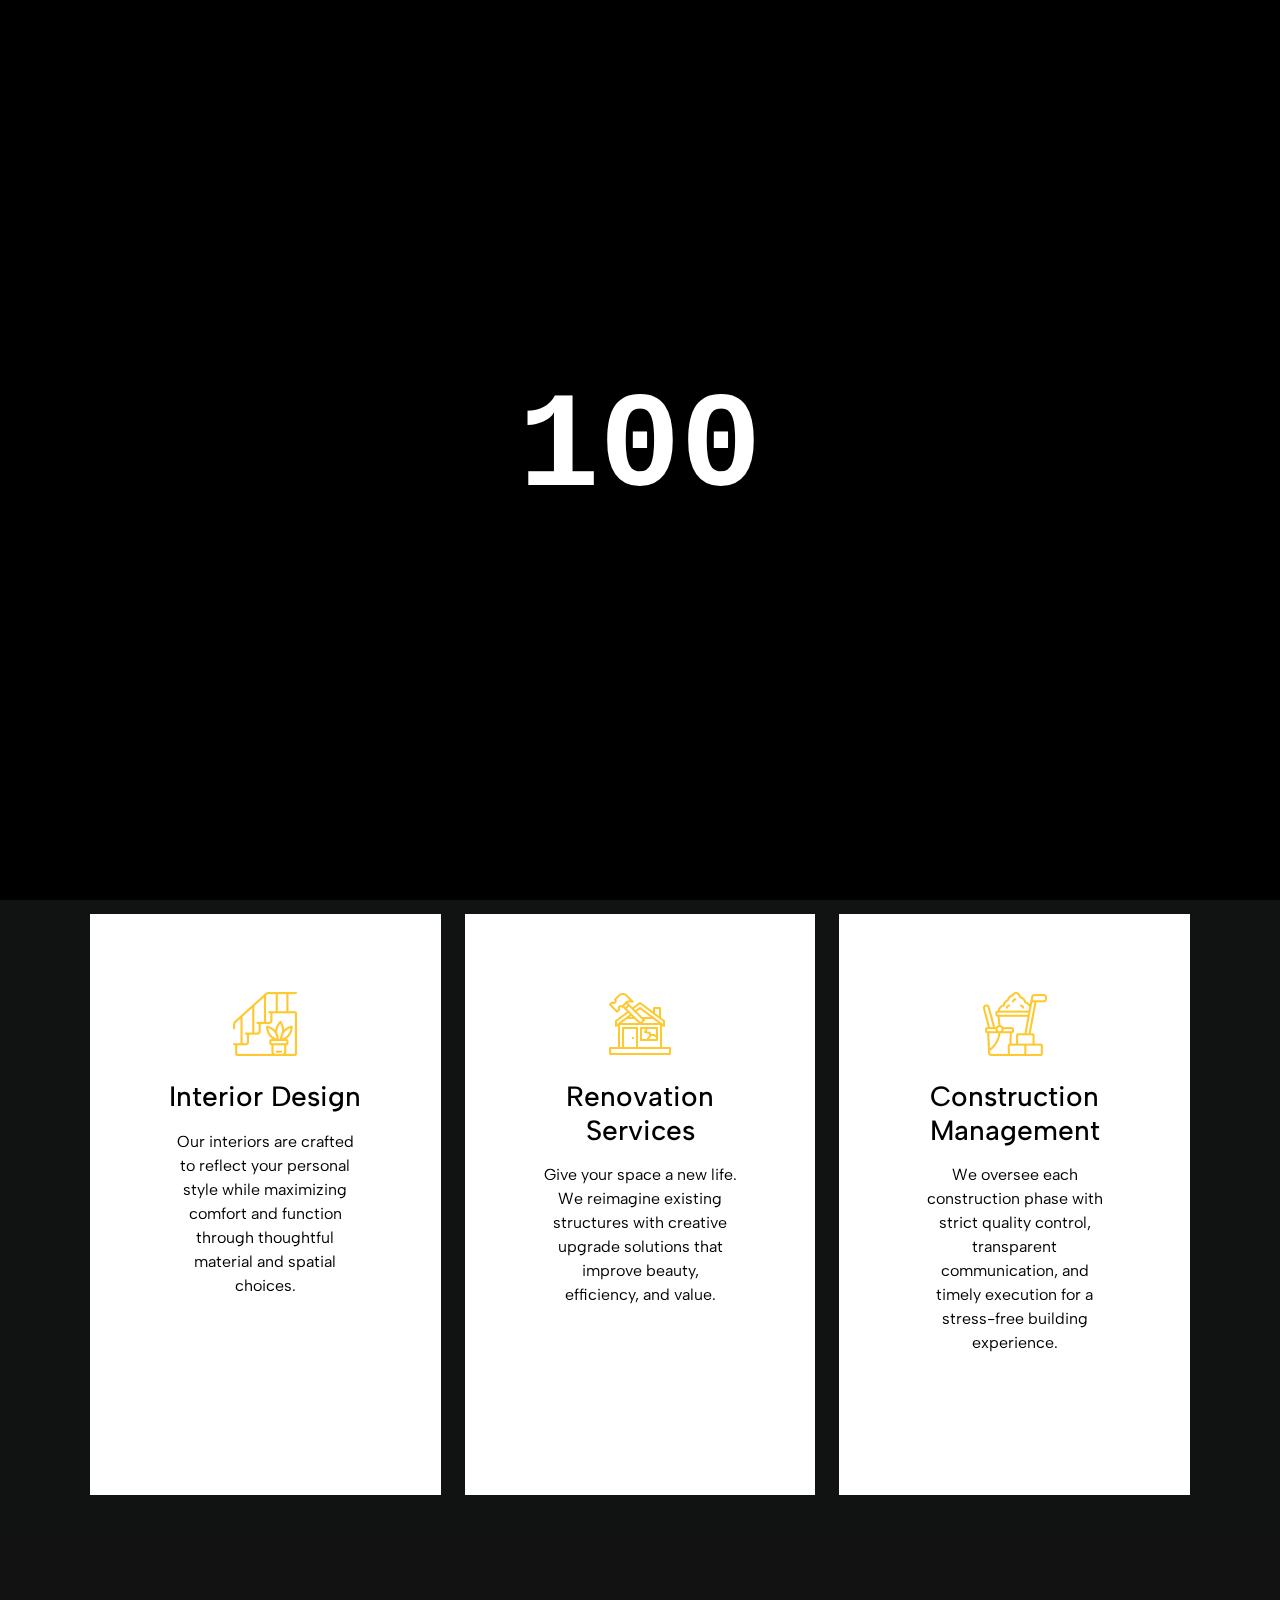
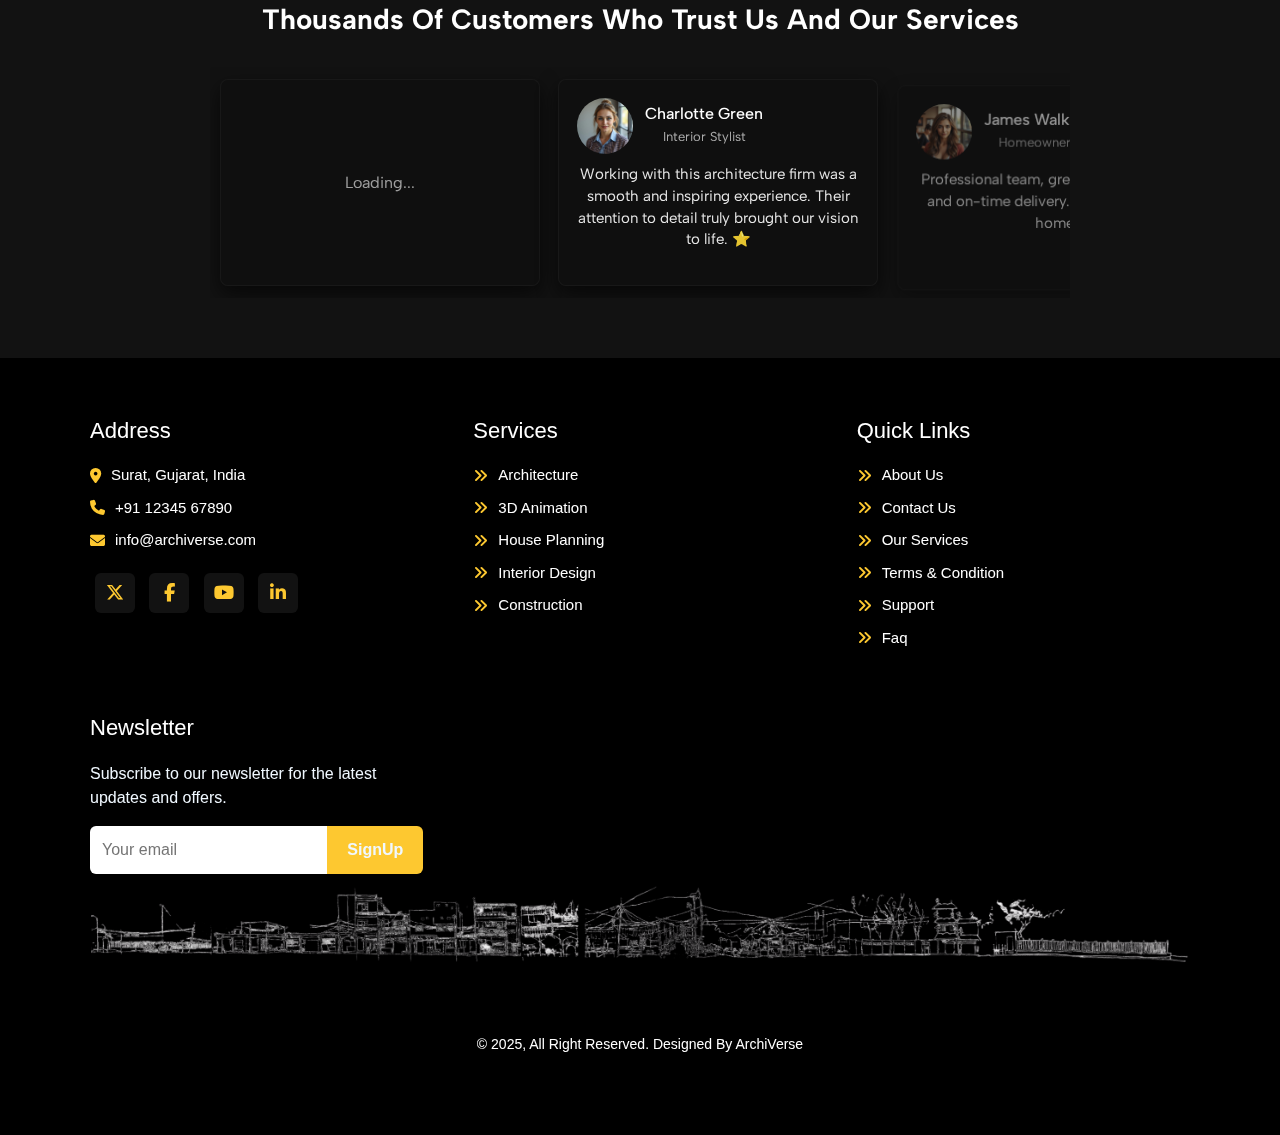
<file: html/service.html>
<!DOCTYPE html>
<html lang="en">
<head>
  <meta charset="UTF-8">
  <meta name="viewport" content="width=device-width, initial-scale=1.0">
  <title>ArchiVerse | Services</title>

  <!-- Google Fonts -->
  <link rel="preconnect" href="https://fonts.googleapis.com">
  <link rel="preconnect" href="https://fonts.gstatic.com" crossorigin>
  <link href="https://fonts.googleapis.com/css2?family=Albert+Sans:wght@400;500;700&display=swap" rel="stylesheet">

  <!-- Font Awesome -->
  <link rel="stylesheet" href="https://cdnjs.cloudflare.com/ajax/libs/font-awesome/6.5.0/css/all.min.css">


  <!--bootstrap-->
  <link rel="stylesheet" href="https://cdn.jsdelivr.net/npm/bootstrap@5.0.2/dist/css/bootstrap.min.css">

  <!-- Custom CSS -->
  <link rel="stylesheet" href="/css/nav.css">
  <link rel="stylesheet" href="/css/slider.css">
  <link rel="stylesheet" href="/css/block.css">
  <link rel="stylesheet" href="/css/about.css">
  <link rel="stylesheet" href="/css/services.css">
  <link rel="stylesheet" href="/css/project.css">
  <link rel="stylesheet" href="/css/team.css">
  <link rel="stylesheet" href="/css/appoitmant.css">
  <link rel="stylesheet" href="/css/footer.css">
  <link rel="stylesheet" href="/css/body.css">
  <link rel="stylesheet" href="/css/cont.css">
  <link rel="stylesheet" href="/css/review.css">

</head>

<body>

  <!-- Preloader -->
  <div>
    <div id="preloader">
      <p>
        <!-- the dots are zero-width empty space unicode characters; U+200B -->
        <span class="number-track">​ w  █</span>
        <span class="number-track">​ e  █</span>
      
        <!-- all possible numbers in the 100's space + the "l" in "welcome" -->
        <span class="number-track" id='number-track-100'>
           0 1 l █
        </span>
        <!-- all possible numbers in the 10's space + the "c" in "welcome" -->
        <span class="number-track" id='number-track-10'>
            0 1 2 3 4 5 6 7 8 9 0 c  █
        </span>
        <!-- all possible numbers in the 1's space + the "o" in "welcome" -->
        <span class="number-track" id='number-track-1'>
            0 1 2 3 4 5 6 7 8 9 0 1 2 3 4 5 6 7 8 9 0 1 2 3 4 5 6 7 8 9 0 1 2 3 4 5 6 7 8 9 0 1 2 3 4 5 6 7 8 9 0 1 2 3 4 5 6 7 8 9 0 1 2 3 4 5 6 7 8 9 0 1 2 3 4 5 6 7 8 9 0 1 2 3 4 5 6 7 8 9 0 1 2 3 4 5 6 7 8 9 0 o █
        </span>
        <span class="number-track">​ m  █</span>
        <span class="number-track">​ e  █</span>
      </p>
    </div>
  </div>
  
  <!-- Navbar -->
  <nav class="navbar">
    <a href="/index.html" class="nav-title">ArchiVerse</a>

    <div class="hamburger" onclick="toggleMenu()">
      <i class="fa fa-bars"></i>
    </div>

    <ul class="nav-links mt-2" id="nav-links">
      <li class="nav-item"><a href="/index.html">HOME</a></li>
      <li class="nav-item"><a href="about.html">ABOUT</a></li>
      <li class="nav-item"><a href="service.html">SERVICES</a></li>
      <li class="dropdown pt-0">
        <span class="dropbtn nav-item">PAGES <i class="fa fa-caret-down"></i></span>
        <div class="dropdown-content">
          <a href="blog.html">BLOG</a>
          <a href="faq.html">FAQ</a>
          <a href="privacy.html">Privacy Policy</a>
          <a href="page4.html">Page 4</a>
          <a href="page5.html">Page 5</a>
          <a href="page6.html">Page 6</a>
        </div>
      </li>
      <li class="nav-item"><a href="contectus.html">CONTACT US</a></li>
      <li class="nav-item"><a href="#" class="btn d-lg-block">APPOINTMENT</a></li>
    </ul>
  </nav>

  <!--Back image-->
  <div class="bg-img-con">
    <div class="ms-4 ">
      <h1 style="color: white;">SERVICES</h1>
    </div>
    <div class="parent-container">
      <li class="con-text">
        <a href="/index.html">HOME</a>
      </li>
      <li class="con-text">
        <a href="." style="color: #FDC830; ">/</a>
      </li>
      <li class="con-text">
        <a href="/html/service.html">SERVICES</a>
      </li>
    </div>
  </div>

  <!--Services-->
  <div class="container-xxl py-5">
    <div class="container">

      <div class="section-title text-center">
        <h4 style="color: #FDC830;">OUR SERVICES</h4>
        <h1 style="color: aliceblue;">We Focused On Modern Architecture And Interior Design</h1>
      </div>
      <!--blocks-->
      <div class="row g-4 justify-content-center">
        <!--block-1-->
        <div class="col-lg-4 col-md-6">
          <div class="service-item d-flex position-relative text-center h-100">
            <img src="/image/services/service-1.jpg" class="bg-img">
            <div class="service-text p-5">
              <img class="mb-4" src="/image/services/png/icon-5.png" alt="Icon">
              <h3 class="mb-3">Architectural Design</h3>
              <p class="mb-4">We create bespoke architectural designs that balance creativity and practicality, shaping modern spaces that inspire effortless living and working.</p>
              <a class="btn" href="service.html"><i class="fa fa-plus text-primary me-3"></i>Read More</a>
            </div>
          </div>
        </div>

        <!--block-2-->
        <div class="col-lg-4 col-md-6">
          <div class="service-item d-flex position-relative text-center h-100">
            <img src="/image/services/service-2.jpg" class="bg-img">
            <div class="service-text p-5">
              <img class="mb-4" src="/image/services/png/icon-6.png" alt="Icon">
              <h3 class="mb-3">3D Visualisation</h3>
              <p class="mb-4">Experience your ideas before they are built. Our high-quality 3D renderings and walkthroughs showcase every detail with accuracy and realism.</p>
              <a class="btn" href="service.html"><i class="fa fa-plus text-primary me-3"></i>Read More</a>
            </div>
          </div>
        </div>
        
        <!--block-3-->
        <div class="col-lg-4 col-md-6">
          <div class="service-item d-flex position-relative text-center h-100">
            <img src="/image/services/service-3.jpg" class="bg-img">
            <div class="service-text p-5">
              <img class="mb-4" src="/image/services/png/icon-7.png" alt="Icon">
              <h3 class="mb-3">House Planning</h3>
              <p class="mb-4">We design smart, elegant house layouts tailored to your lifestyle, ensuring comfort, flow, and cost-efficient use of space.</p>
              <a class="btn" href="service.html"><i class="fa fa-plus text-primary me-3"></i>Read More</a>
            </div>
          </div>
        </div>

        <!--block-4-->
        <div class="col-lg-4 col-md-6">
          <div class="service-item d-flex position-relative text-center h-100">
            <img src="/image/services/service-4.jpg" class="bg-img">
            <div class="service-text p-5">
              <img class="mb-4" src="/image/services/png/icon-8.png" alt="Icon">
              <h3 class="mb-3">Interior Design</h3>
              <p class="mb-4">Our interiors are crafted to reflect your personal style while maximizing comfort and function through thoughtful material and spatial choices.</p>
              <a class="btn" href="service.html"><i class="fa fa-plus text-primary me-3"></i>Read More</a>
            </div>
          </div>
        </div>

        <!--block-5-->
        <div class="col-lg-4 col-md-6">
          <div class="service-item d-flex position-relative text-center h-100">
            <img src="/image/services/service-5.jpg" class="bg-img">
            <div class="service-text p-5">
              <img class="mb-4" src="/image/services/png/icon-9.png" alt="Icon">
              <h3 class="mb-3">Renovation Services</h3>
              <p class="mb-4">Give your space a new life. We reimagine existing structures with creative upgrade solutions that improve beauty, efficiency, and value.</p>
              <a class="btn" href="service.html"><i class="fa fa-plus text-primary me-3"></i>Read More</a>
            </div>
          </div>
        </div>

        <!--block-6-->
        <div class="col-lg-4 col-md-6">
          <div class="service-item d-flex position-relative text-center h-100">
            <img src="/image/services/service-6.jpg" class="bg-img">
            <div class="service-text p-5">
              <img class="mb-4" src="/image/services/png/icon-10.png" alt="Icon">
              <h3 class="mb-3">Construction Management</h3>
              <p class="mb-4">We oversee each construction phase with strict quality control, transparent communication, and timely execution for a stress-free building experience.</p>
              <a class="btn" href="service.html"><i class="fa fa-plus text-primary me-3"></i>Read More</a>
            </div>
          </div>
        </div>

      </div>
    </div>
  </div>

  <!-- Testimonial -->
  <section class="testimonial-section">
    <div class="container" id="testimonials">
      <h1 class="section-main-title text-center">
        Thousands Of Customers Who Trust Us And Our Services
      </h1>

      <div id="reviews-container" class="reviews-container" aria-live="polite"></div>
    </div>
  </section>

  <!-- Footer -->
  <footer class="footer-area">
    <div class="container">
      <div class="footer-content">
        <div class="footer-box">
          <h3>Address</h3>
          <ul>
            <li><i class="fa-solid fa-location-dot"></i> <a href="https://maps.app.goo.gl/KrPWKQ5Bwj3TCN8b9">Surat, Gujarat, India</a></li>
            <li><i class="fa-solid fa-phone"></i><a href="tel:+91 12345 67890">+91 12345 67890</a></li>
            <li><i class="fa-solid fa-envelope"></i><a href="mailto:info@archiverse.com">info@archiverse.com</a></li>
          </ul>
          <div class="social-links">
            <a href="#"><i class="fa-brands fa-x-twitter borderd-icon-1"></i></a>
            <a href="#"><i class="fa-brands fa-facebook-f borderd-icon-1"></i></a>
            <a href="#"><i class="fa-brands fa-youtube borderd-icon-1"></i></a>
            <a href="#"><i class="fa-brands fa-linkedin-in borderd-icon-1"></i></a>
          </div>
        </div>
        <div class="footer-box">
          <h3>Services</h3>
          <ul>
            <li><i class="fa-solid fa-angles-right"></i><a href="architecture.html">Architecture</a></li>
            <li><i class="fa-solid fa-angles-right"></i><a href="animation.html">3D Animation</a></li>
            <li><i class="fa-solid fa-angles-right"></i><a href="houseplanning.html">House Planning</a></li>
            <li><i class="fa-solid fa-angles-right"></i><a href="interiordesign.html">Interior Design</a></li>
            <li><i class="fa-solid fa-angles-right"></i><a href="Construction.html">Construction</a></li>
          </ul>
        </div>
        <div class="footer-box">
          <h3>Quick Links</h3>
          <ul>
            <li><i class="fa-solid fa-angles-right"></i><a href="about.html">About Us</a></li>
            <li><i class="fa-solid fa-angles-right"></i><a href="contectus.html">Contact Us</a></li>
            <li><i class="fa-solid fa-angles-right"></i><a href="services.html">Our Services</a></li>
            <li><i class="fa-solid fa-angles-right"></i><a href="terms.html">Terms & Condition</a></li>
            <li><i class="fa-solid fa-angles-right"></i><a href="support.html">Support</a></li>
            <li><i class="fa-solid fa-angles-right"></i><a href="faq.html">Faq</a></li>
          </ul>
        </div>
        <div class="footer-box newsletter">
          <h3>Newsletter</h3>
          <p>Subscribe to our newsletter for the latest updates and offers.</p>
          <form>
            <input type="email" placeholder="Your email">
            <button type="submit" style="background-color: #FDC830; color: aliceblue;">SignUp</button>
          </form>
        </div>
      </div>
    </div>
    <div class="footer-bottom"></div>
    <div class="footer-copy">
      © 2025, All Right Reserved. Designed By ArchiVerse
    </div>
  </footer>

<!-- JS -->
<script src="https://cdn.jsdelivr.net/npm/bootstrap@5.0.2/dist/js/bootstrap.bundle.min.js"></script>
<script src="https://cdn.jsdelivr.net/npm/swiper@11/swiper-bundle.min.js"></script>
<script src="https://code.jquery.com/jquery-3.6.4.min.js"></script>
<script src="/js/nav.js"></script>
<script src="/js/project.js"></script>
<script src="/js/slider.js"></script>
<script src="/js/counter.js"></script>
<script src="/js/appoitmant.js"></script>
<script src="/js/loading.js"></script>
<script src="/js/review.js"></script>

</body>
</html>
</file>
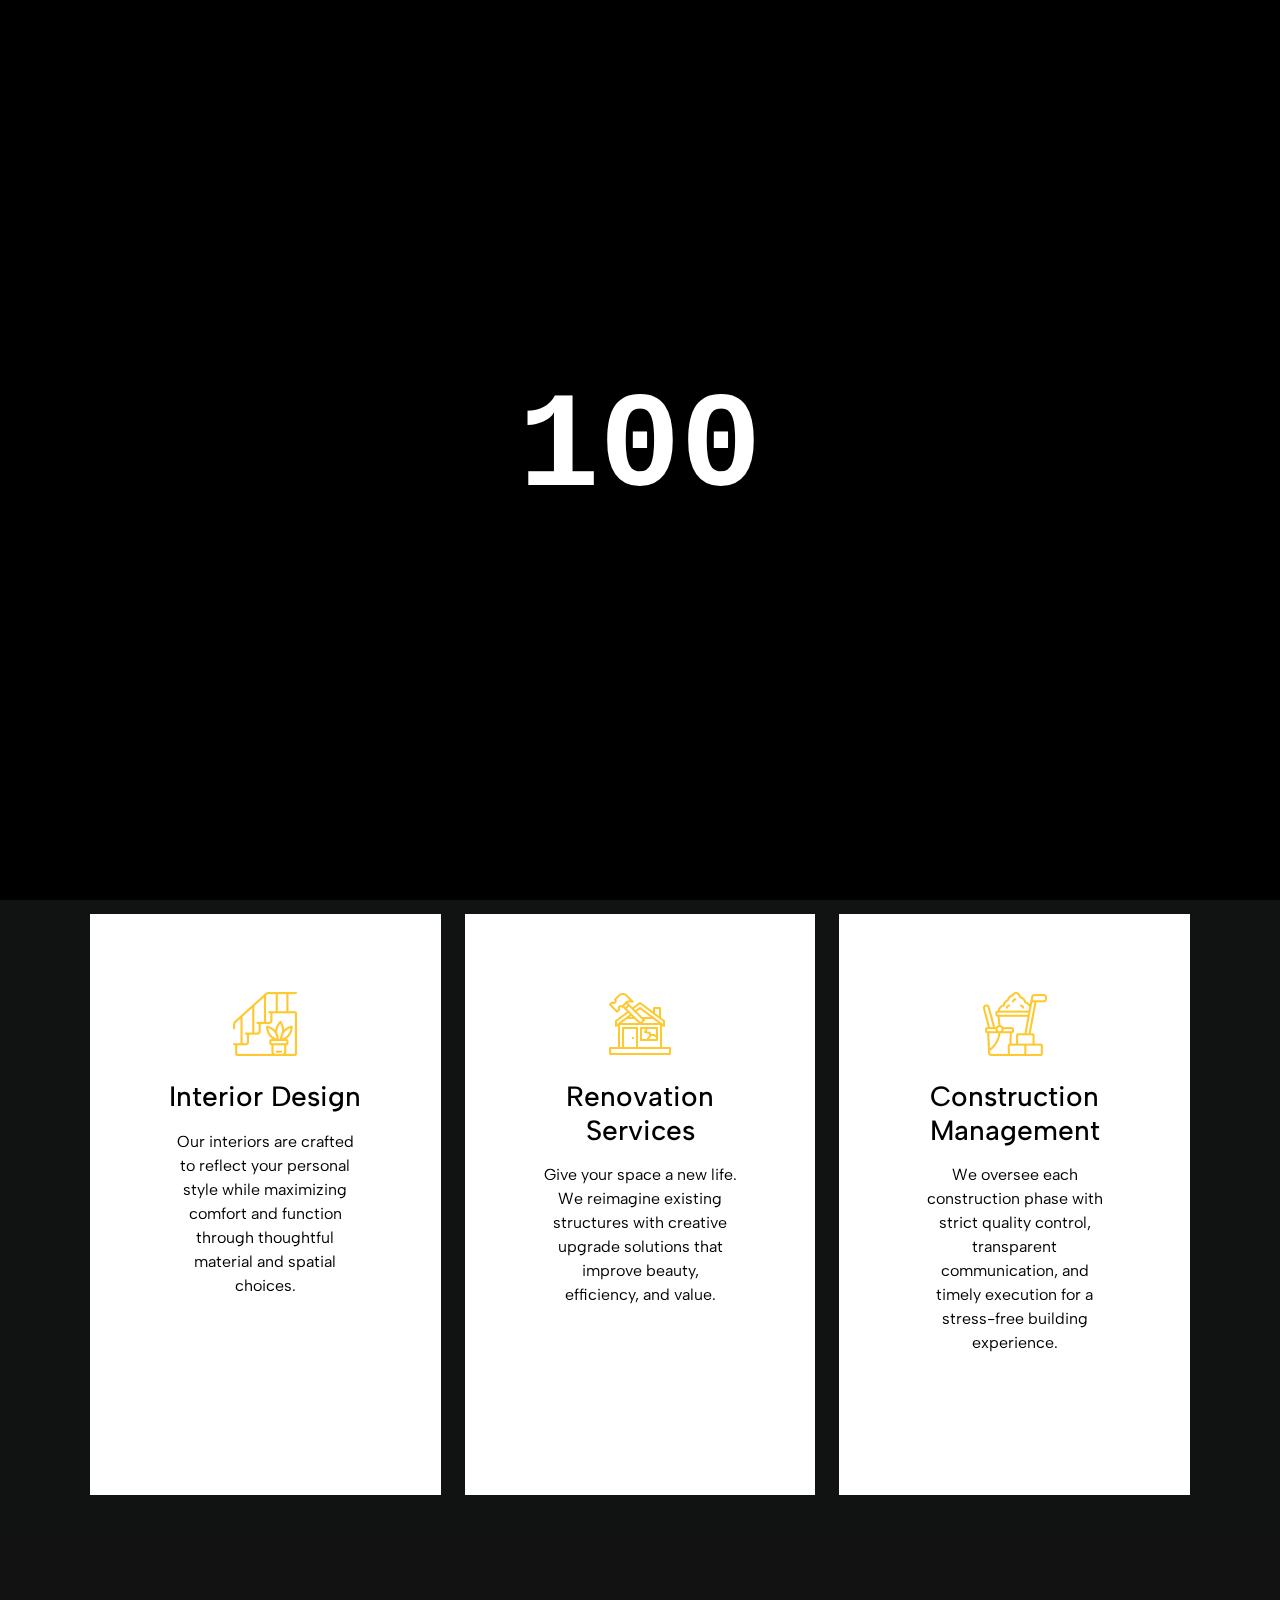
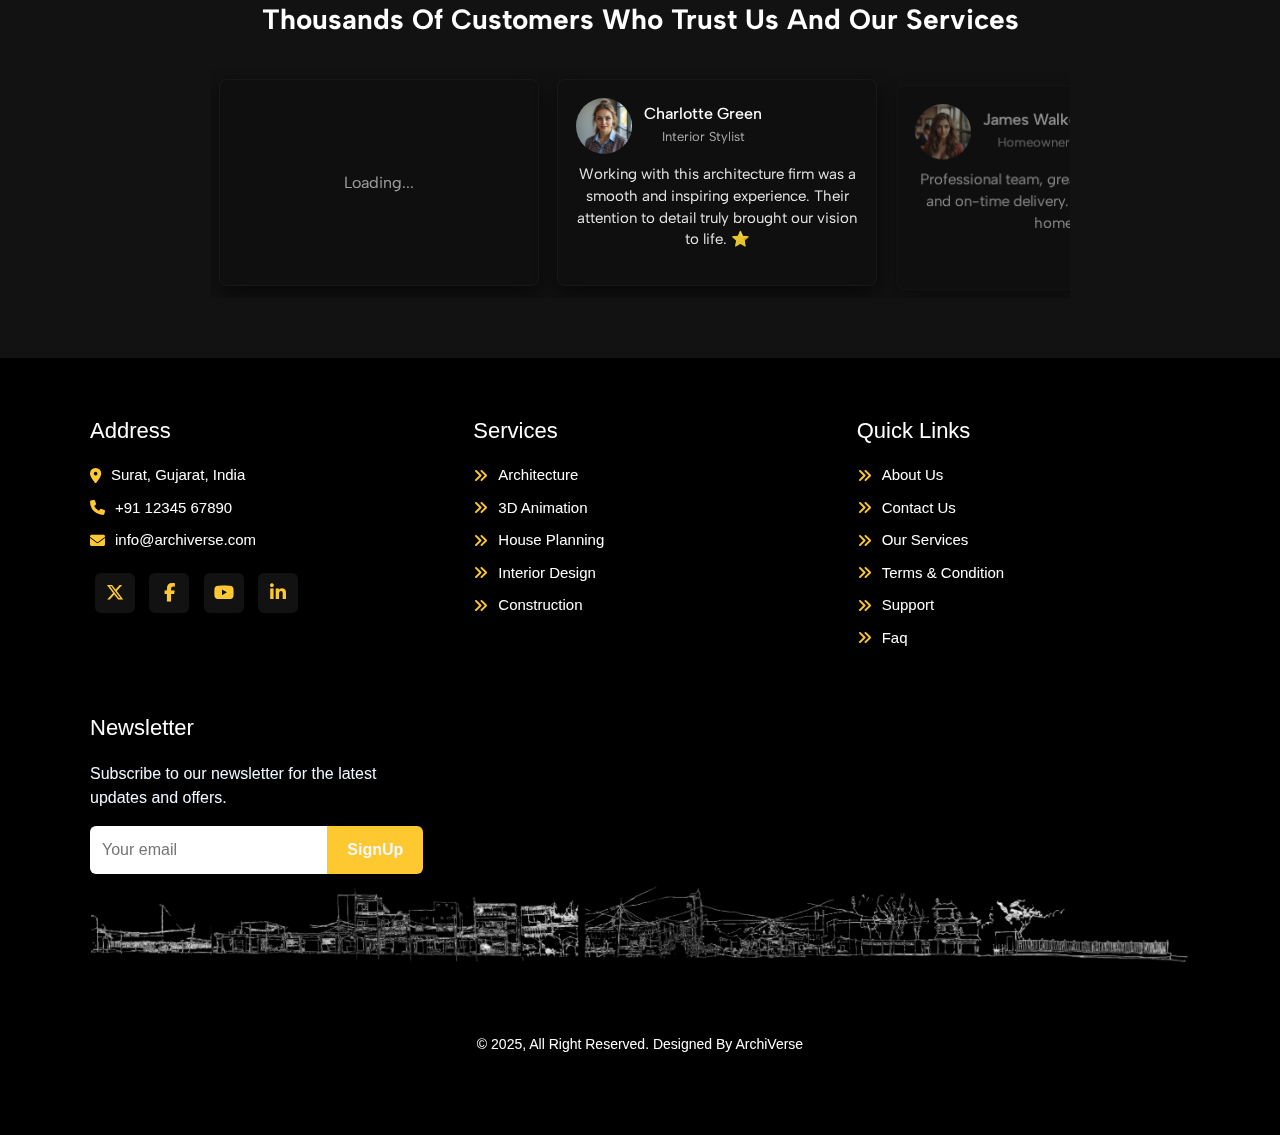
<file: html/services.html>
<!DOCTYPE html>
<html lang="en">
<head>
  <meta charset="UTF-8">
  <meta name="viewport" content="width=device-width, initial-scale=1.0">
  <title>ArchiVerse | Services</title>

  <!-- Google Fonts -->
  <link rel="preconnect" href="https://fonts.googleapis.com">
  <link rel="preconnect" href="https://fonts.gstatic.com" crossorigin>
  <link href="https://fonts.googleapis.com/css2?family=Albert+Sans:wght@400;500;700&display=swap" rel="stylesheet">

  <!-- Font Awesome -->
  <link rel="stylesheet" href="https://cdnjs.cloudflare.com/ajax/libs/font-awesome/6.5.0/css/all.min.css">


  <!--bootstrap-->
  <link rel="stylesheet" href="https://cdn.jsdelivr.net/npm/bootstrap@5.0.2/dist/css/bootstrap.min.css">

  <!-- Custom CSS -->
  <link rel="stylesheet" href="/css/nav.css">
  <link rel="stylesheet" href="/css/slider.css">
  <link rel="stylesheet" href="/css/block.css">
  <link rel="stylesheet" href="/css/about.css">
  <link rel="stylesheet" href="/css/services.css">
  <link rel="stylesheet" href="/css/project.css">
  <link rel="stylesheet" href="/css/team.css">
  <link rel="stylesheet" href="/css/appoitmant.css">
  <link rel="stylesheet" href="/css/footer.css">
  <link rel="stylesheet" href="/css/body.css">
  <link rel="stylesheet" href="/css/cont.css">
  <link rel="stylesheet" href="/css/review.css">

</head>

<body>

  <!-- Preloader -->
  <div>
    <div id="preloader">
      <p>
        <!-- the dots are zero-width empty space unicode characters; U+200B -->
        <span class="number-track">​ w  █</span>
        <span class="number-track">​ e  █</span>
      
        <!-- all possible numbers in the 100's space + the "l" in "welcome" -->
        <span class="number-track" id='number-track-100'>
           0 1 l █
        </span>
        <!-- all possible numbers in the 10's space + the "c" in "welcome" -->
        <span class="number-track" id='number-track-10'>
            0 1 2 3 4 5 6 7 8 9 0 c  █
        </span>
        <!-- all possible numbers in the 1's space + the "o" in "welcome" -->
        <span class="number-track" id='number-track-1'>
            0 1 2 3 4 5 6 7 8 9 0 1 2 3 4 5 6 7 8 9 0 1 2 3 4 5 6 7 8 9 0 1 2 3 4 5 6 7 8 9 0 1 2 3 4 5 6 7 8 9 0 1 2 3 4 5 6 7 8 9 0 1 2 3 4 5 6 7 8 9 0 1 2 3 4 5 6 7 8 9 0 1 2 3 4 5 6 7 8 9 0 1 2 3 4 5 6 7 8 9 0 o █
        </span>
        <span class="number-track">​ m  █</span>
        <span class="number-track">​ e  █</span>
      </p>
    </div>
  </div>
  
  <!-- Navbar -->
  <nav class="navbar">
    <a href="index.html" class="nav-title">ArchiVerse</a>

    <div class="hamburger" onclick="toggleMenu()">
      <i class="fa fa-bars"></i>
    </div>

    <ul class="nav-links mt-2" id="nav-links">
      <li class="nav-item"><a href="index.html">HOME</a></li>
      <li class="nav-item"><a href="about.html">ABOUT</a></li>
      <li class="nav-item"><a href="services.html">SERVICES</a></li>
      <li class="dropdown pt-0">
        <span class="dropbtn nav-item">PAGES <i class="fa fa-caret-down"></i></span>
        <div class="dropdown-content">
          <a href="blog.html">BLOG</a>
          <a href="faq.html">FAQ</a>
          <a href="privacy.html">Privacy Policy</a>
          <a href="page4.html">Page 4</a>
          <a href="page5.html">Page 5</a>
          <a href="page6.html">Page 6</a>
        </div>
      </li>
      <li class="nav-item"><a href="contectus.html">CONTACT US</a></li>
      <li class="nav-item"><a href="#" class="btn d-lg-block">APPOINTMENT</a></li>
    </ul>
  </nav>

  <!--Back image-->
  <div class="bg-img-con">
    <div class="ms-4 ">
      <h1 style="color: white;">SERVICES</h1>
    </div>
    <div class="parent-container">
      <li class="con-text">
        <a href="/html/index.html">HOME</a>
      </li>
      <li class="con-text">
        <a href="." style="color: #FDC830; ">/</a>
      </li>
      <li class="con-text">
        <a href="/html/services.html">SERVICES</a>
      </li>
    </div>
  </div>

  <!--Services-->
  <div class="container-xxl py-5">
    <div class="container">

      <div class="section-title text-center">
        <h4 style="color: #FDC830;">OUR SERVICES</h4>
        <h1 style="color: aliceblue;">We Focused On Modern Architecture And Interior Design</h1>
      </div>
      <!--blocks-->
      <div class="row g-4 justify-content-center">
        <!--block-1-->
        <div class="col-lg-4 col-md-6">
          <div class="service-item d-flex position-relative text-center h-100">
            <img src="/image/services/service-1.jpg" class="bg-img">
            <div class="service-text p-5">
              <img class="mb-4" src="/image/services/png/icon-5.png" alt="Icon">
              <h3 class="mb-3">Architectural Design</h3>
              <p class="mb-4">We create bespoke architectural designs that balance creativity and practicality, shaping modern spaces that inspire effortless living and working.</p>
              <a class="btn" href="service.html"><i class="fa fa-plus text-primary me-3"></i>Read More</a>
            </div>
          </div>
        </div>

        <!--block-2-->
        <div class="col-lg-4 col-md-6">
          <div class="service-item d-flex position-relative text-center h-100">
            <img src="/image/services/service-2.jpg" class="bg-img">
            <div class="service-text p-5">
              <img class="mb-4" src="/image/services/png/icon-6.png" alt="Icon">
              <h3 class="mb-3">3D Visualisation</h3>
              <p class="mb-4">Experience your ideas before they are built. Our high-quality 3D renderings and walkthroughs showcase every detail with accuracy and realism.</p>
              <a class="btn" href="service.html"><i class="fa fa-plus text-primary me-3"></i>Read More</a>
            </div>
          </div>
        </div>
        
        <!--block-3-->
        <div class="col-lg-4 col-md-6">
          <div class="service-item d-flex position-relative text-center h-100">
            <img src="/image/services/service-3.jpg" class="bg-img">
            <div class="service-text p-5">
              <img class="mb-4" src="/image/services/png/icon-7.png" alt="Icon">
              <h3 class="mb-3">House Planning</h3>
              <p class="mb-4">We design smart, elegant house layouts tailored to your lifestyle, ensuring comfort, flow, and cost-efficient use of space.</p>
              <a class="btn" href="service.html"><i class="fa fa-plus text-primary me-3"></i>Read More</a>
            </div>
          </div>
        </div>

        <!--block-4-->
        <div class="col-lg-4 col-md-6">
          <div class="service-item d-flex position-relative text-center h-100">
            <img src="/image/services/service-4.jpg" class="bg-img">
            <div class="service-text p-5">
              <img class="mb-4" src="/image/services/png/icon-8.png" alt="Icon">
              <h3 class="mb-3">Interior Design</h3>
              <p class="mb-4">Our interiors are crafted to reflect your personal style while maximizing comfort and function through thoughtful material and spatial choices.</p>
              <a class="btn" href="service.html"><i class="fa fa-plus text-primary me-3"></i>Read More</a>
            </div>
          </div>
        </div>

        <!--block-5-->
        <div class="col-lg-4 col-md-6">
          <div class="service-item d-flex position-relative text-center h-100">
            <img src="/image/services/service-5.jpg" class="bg-img">
            <div class="service-text p-5">
              <img class="mb-4" src="/image/services/png/icon-9.png" alt="Icon">
              <h3 class="mb-3">Renovation Services</h3>
              <p class="mb-4">Give your space a new life. We reimagine existing structures with creative upgrade solutions that improve beauty, efficiency, and value.</p>
              <a class="btn" href="service.html"><i class="fa fa-plus text-primary me-3"></i>Read More</a>
            </div>
          </div>
        </div>

        <!--block-6-->
        <div class="col-lg-4 col-md-6">
          <div class="service-item d-flex position-relative text-center h-100">
            <img src="/image/services/service-6.jpg" class="bg-img">
            <div class="service-text p-5">
              <img class="mb-4" src="/image/services/png/icon-10.png" alt="Icon">
              <h3 class="mb-3">Construction Management</h3>
              <p class="mb-4">We oversee each construction phase with strict quality control, transparent communication, and timely execution for a stress-free building experience.</p>
              <a class="btn" href="service.html"><i class="fa fa-plus text-primary me-3"></i>Read More</a>
            </div>
          </div>
        </div>

      </div>
    </div>
  </div>

  <!-- Testimonial -->
  <section class="testimonial-section">
    <div class="container" id="testimonials">
      <h1 class="section-main-title text-center">
        Thousands Of Customers Who Trust Us And Our Services
      </h1>

      <div id="reviews-container" class="reviews-container" aria-live="polite"></div>
    </div>
  </section>

  <!-- Footer -->
  <footer class="footer-area">
    <div class="container">
      <div class="footer-content">
        <div class="footer-box">
          <h3>Address</h3>
          <ul>
            <li><i class="fa-solid fa-location-dot"></i> <a href="https://maps.app.goo.gl/KrPWKQ5Bwj3TCN8b9">Surat, Gujarat, India</a></li>
            <li><i class="fa-solid fa-phone"></i><a href="tel:+91 12345 67890">+91 12345 67890</a></li>
            <li><i class="fa-solid fa-envelope"></i><a href="mailto:info@archiverse.com">info@archiverse.com</a></li>
          </ul>
          <div class="social-links">
            <a href="#"><i class="fa-brands fa-x-twitter borderd-icon-1"></i></a>
            <a href="#"><i class="fa-brands fa-facebook-f borderd-icon-1"></i></a>
            <a href="#"><i class="fa-brands fa-youtube borderd-icon-1"></i></a>
            <a href="#"><i class="fa-brands fa-linkedin-in borderd-icon-1"></i></a>
          </div>
        </div>
        <div class="footer-box">
          <h3>Services</h3>
          <ul>
            <li><i class="fa-solid fa-angles-right"></i><a href="architecture.html">Architecture</a></li>
            <li><i class="fa-solid fa-angles-right"></i><a href="animation.html">3D Animation</a></li>
            <li><i class="fa-solid fa-angles-right"></i><a href="houseplanning.html">House Planning</a></li>
            <li><i class="fa-solid fa-angles-right"></i><a href="interiordesign.html">Interior Design</a></li>
            <li><i class="fa-solid fa-angles-right"></i><a href="Construction.html">Construction</a></li>
          </ul>
        </div>
        <div class="footer-box">
          <h3>Quick Links</h3>
          <ul>
            <li><i class="fa-solid fa-angles-right"></i><a href="about.html">About Us</a></li>
            <li><i class="fa-solid fa-angles-right"></i><a href="contectus.html">Contact Us</a></li>
            <li><i class="fa-solid fa-angles-right"></i><a href="services.html">Our Services</a></li>
            <li><i class="fa-solid fa-angles-right"></i><a href="terms.html">Terms & Condition</a></li>
            <li><i class="fa-solid fa-angles-right"></i><a href="support.html">Support</a></li>
            <li><i class="fa-solid fa-angles-right"></i><a href="faq.html">Faq</a></li>
          </ul>
        </div>
        <div class="footer-box newsletter">
          <h3>Newsletter</h3>
          <p>Subscribe to our newsletter for the latest updates and offers.</p>
          <form>
            <input type="email" placeholder="Your email">
            <button type="submit" style="background-color: #FDC830; color: aliceblue;">SignUp</button>
          </form>
        </div>
      </div>
    </div>
    <div class="footer-bottom"></div>
    <div class="footer-copy">
      © 2025, All Right Reserved. Designed By ArchiVerse
    </div>
  </footer>

<!-- JS -->
<script src="https://cdn.jsdelivr.net/npm/bootstrap@5.0.2/dist/js/bootstrap.bundle.min.js"></script>
<script src="https://cdn.jsdelivr.net/npm/swiper@11/swiper-bundle.min.js"></script>
<script src="https://code.jquery.com/jquery-3.6.4.min.js"></script>
<script src="/js/nav.js"></script>
<script src="/js/project.js"></script>
<script src="/js/slider.js"></script>
<script src="/js/counter.js"></script>
<script src="/js/appoitmant.js"></script>
<script src="/js/loading.js"></script>
<script src="/js/review.js"></script>

</body>
</html>
</file>
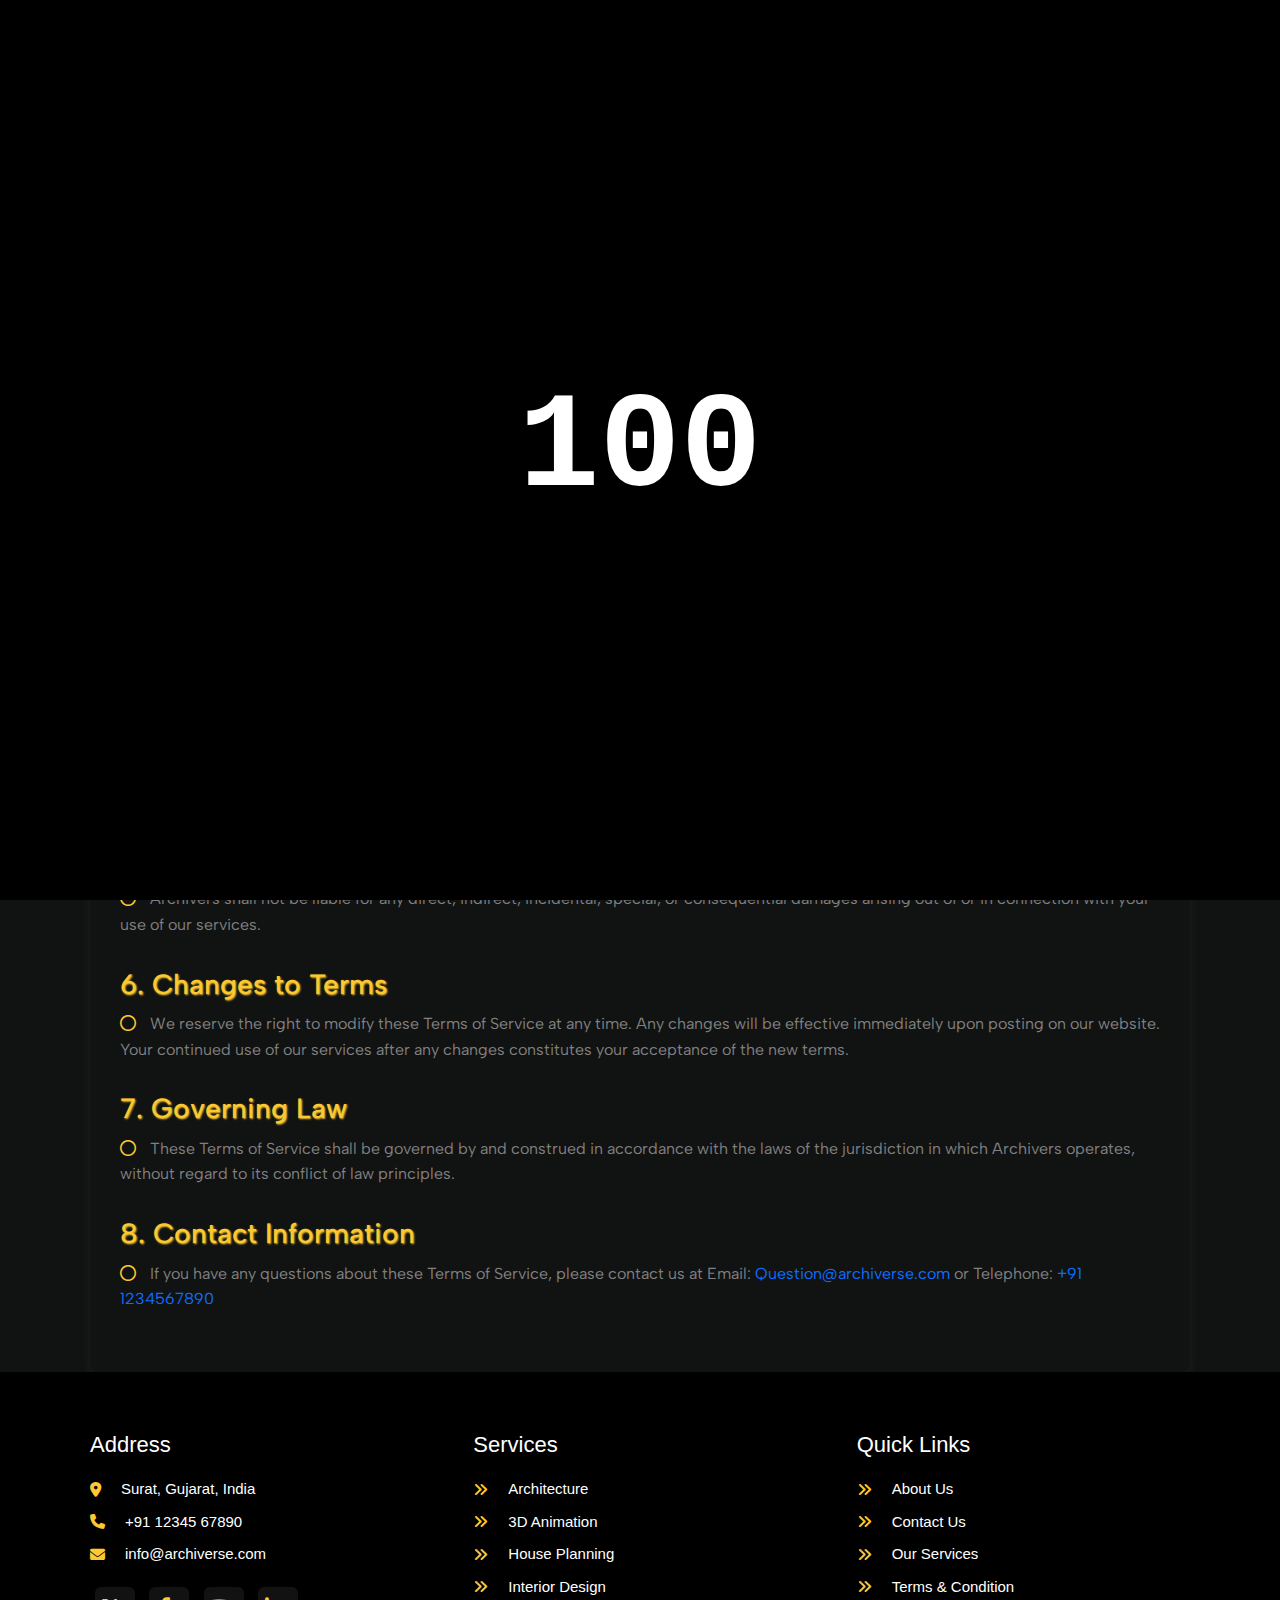
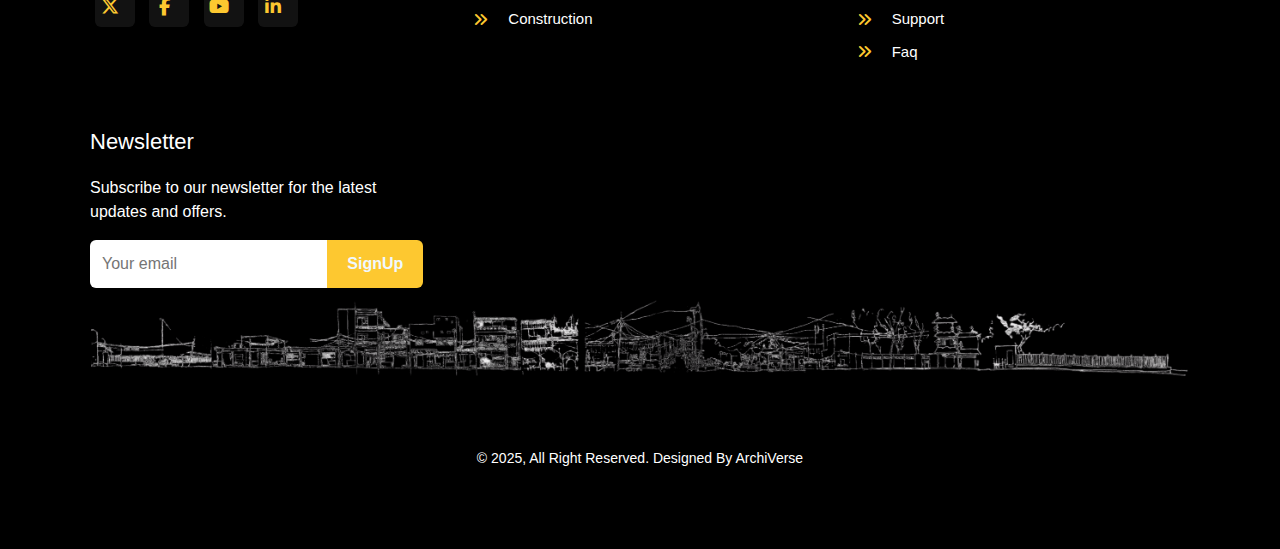
<file: html/terms.html>
<!DOCTYPE html>
<html lang="en">
<head>
  <meta charset="UTF-8">
  <meta name="viewport" content="width=device-width, initial-scale=1.0">
  <title> Archivers||Terms of Service</title>

  <!-- Google Fonts -->
  <link rel="preconnect" href="https://fonts.googleapis.com">
  <link rel="preconnect" href="https://fonts.gstatic.com" crossorigin>
  <link href="https://fonts.googleapis.com/css2?family=Albert+Sans:wght@400;500;700&display=swap" rel="stylesheet">

  <!-- Font Awesome -->
  <link rel="stylesheet" href="https://cdnjs.cloudflare.com/ajax/libs/font-awesome/6.5.0/css/all.min.css">

  <!-- Bootstrap -->
  <link rel="stylesheet" href="https://cdn.jsdelivr.net/npm/bootstrap@5.0.2/dist/css/bootstrap.min.css">

  <!-- Custom CSS -->
  <link rel="stylesheet" href="/css/nav.css">
  <link rel="stylesheet" href="/css/footer.css">
  <link rel="stylesheet" href="/css/body.css">
  <link rel="stylesheet" href="/css/terms.css">

</head>
<body>

  <!-- Preloader -->
  <div>
    <div id="preloader">
      <p>
        <!-- the dots are zero-width empty space unicode characters; U+200B -->
        <span class="number-track">​ w  █</span>
        <span class="number-track">​ e  █</span>
      
        <!-- all possible numbers in the 100's space + the "l" in "welcome" -->
        <span class="number-track" id='number-track-100'>
           0 1 l █
        </span>
        <!-- all possible numbers in the 10's space + the "c" in "welcome" -->
        <span class="number-track" id='number-track-10'>
            0 1 2 3 4 5 6 7 8 9 0 c  █
        </span>
        <!-- all possible numbers in the 1's space + the "o" in "welcome" -->
        <span class="number-track" id='number-track-1'>
            0 1 2 3 4 5 6 7 8 9 0 1 2 3 4 5 6 7 8 9 0 1 2 3 4 5 6 7 8 9 0 1 2 3 4 5 6 7 8 9 0 1 2 3 4 5 6 7 8 9 0 1 2 3 4 5 6 7 8 9 0 1 2 3 4 5 6 7 8 9 0 1 2 3 4 5 6 7 8 9 0 1 2 3 4 5 6 7 8 9 0 1 2 3 4 5 6 7 8 9 0 o █
        </span>
        <span class="number-track">​ m  █</span>
        <span class="number-track">​ e  █</span>
      </p>
    </div>
  </div>
  
  <!-- Navbar -->
  <nav class="navbar">
    <a href="/index.html" class="nav-title">ArchiVerse</a>

    <div class="hamburger" onclick="toggleMenu()">
      <i class="fa fa-bars"></i>
    </div>

    <ul class="nav-links mt-2" id="nav-links">
      <li class="nav-item"><a href="/index.html">HOME</a></li>
      <li class="nav-item"><a href="about.html">ABOUT</a></li>
      <li class="nav-item"><a href="service.html">SERVICES</a></li>
      <li class="dropdown pt-0 text-center ">
        <span class="dropbtn nav-item ali">PAGES <i class="fa fa-caret-down"></i></span>
        <div class="dropdown-content">
          <a href="blog.html">BLOG</a>
          <a href="faq.html">FAQ</a>
          <a href="privacy.html">Privacy Policy</a>
          <a href="page4.html">Page 4</a>
          <a href="page5.html">Page 5</a>
          <a href="page6.html">Page 6</a>
        </div>
      </li>
      <li class="nav-item"><a href="contectus.html">CONTACT US</a></li>
      <li class="nav-item"><a href="#" class="btn d-lg-block">APPOINTMENT</a></li>
    </ul>
  </nav>

  <!-- Heading / Banner -->
  <div class="heading">
    <div class="banner-tc" >
      <h1>Terms of Service</h1>
    </div>
  </div>  
  <div class="container mt-3">
    <div class="tc-main">
      <div class="tc-text">
        <h3>1. Acceptance of Terms</h3>
        <p><i class="fa-regular fa-circle"></i>  By accessing and using Archivers services, you agree to comply with and be bound by these Terms of Service. If you do not agree to these terms, please do not use our services.</p>
      </div>

      <div class="tc-text">
        <h3>2. Use of Services</h3>
        <p><i class="fa-regular fa-circle"></i>   You agree to use Archivers services only for lawful purposes and in accordance with these Terms of Service. You must not use our services in any way that could damage, disable, overburden, or impair our servers or networks.</p>
      </div>

      <div class="tc-text">
        <h3>3. User Accounts</h3>
        <p><i class="fa-regular fa-circle"></i>   To access certain features of Archivers, you may need to create a user account. You are responsible for maintaining the confidentiality of your account information and for all activities that occur under your account.</p>
      </div>

      <div class="tc-text">
        <h3>4. Intellectual Property</h3>
        <p><i class="fa-regular fa-circle"></i>   All content and materials provided by Archivers, including but not limited to text, graphics, logos, and software, are the property of Archivers and are protected by intellectual property laws. You may not use, reproduce, or distribute any content from Archivers without our prior written consent.</p>
      </div>

      <div class="tc-text">
        <h3>5. Limitation of Liability</h3>
        <p><i class="fa-regular fa-circle"></i>  Archivers shall not be liable for any direct, indirect, incidental, special, or consequential damages arising out of or in connection with your use of our services.</p>
      </div>

      <div class="tc-text">
        <h3>6. Changes to Terms</h3>
        <p><i class="fa-regular fa-circle"></i>   We reserve the right to modify these Terms of Service at any time. Any changes will be effective immediately upon posting on our website. Your continued use of our services after any changes constitutes your acceptance of the new terms.</p>
      </div>

      <div class="tc-text">
        <h3>7. Governing Law</h3>
        <p><i class="fa-regular fa-circle"></i>   These Terms of Service shall be governed by and construed in accordance with the laws of the jurisdiction in which Archivers operates, without regard to its conflict of law principles.</p>
      </div>

      <div class="tc-text">
        <h3>8. Contact Information</h3>
        <p><i class="fa-regular fa-circle"></i>   If you have any questions about these Terms of Service, please contact us at Email: <a href="mailto:question@archiverse.com">Question@archiverse.com</a> or Telephone: <a href="tel:+91 1234567890">+91 1234567890  </a></p>
      </div>
    </div>
  </div>

  <!-- Footer -->
  <footer class="footer-area">
    <div class="container">
      <div class="footer-content">
        <div class="footer-box">
          <h3>Address</h3>
          <ul>
            <li><i class="fa-solid fa-location-dot"></i> <a href="https://maps.app.goo.gl/KrPWKQ5Bwj3TCN8b9">Surat, Gujarat, India</a></li>
            <li><i class="fa-solid fa-phone"></i><a href="tel:+91 12345 67890">+91 12345 67890</a></li>
            <li><i class="fa-solid fa-envelope"></i><a href="mailto:info@archiverse.com">info@archiverse.com</a></li>
          </ul>
          <div class="social-links">
            <a href="#"><i class="fa-brands fa-x-twitter borderd-icon-1"></i></a>
            <a href="#"><i class="fa-brands fa-facebook-f borderd-icon-1"></i></a>
            <a href="#"><i class="fa-brands fa-youtube borderd-icon-1"></i></a>
            <a href="#"><i class="fa-brands fa-linkedin-in borderd-icon-1"></i></a>
          </div>
        </div>
        <div class="footer-box">
          <h3>Services</h3>
          <ul>
            <li><i class="fa-solid fa-angles-right"></i><a href="architecture.html">Architecture</a></li>
            <li><i class="fa-solid fa-angles-right"></i><a href="animation.html">3D Animation</a></li>
            <li><i class="fa-solid fa-angles-right"></i><a href="houseplanning.html">House Planning</a></li>
            <li><i class="fa-solid fa-angles-right"></i><a href="interiordesign.html">Interior Design</a></li>
            <li><i class="fa-solid fa-angles-right"></i><a href="Construction.html">Construction</a></li>
          </ul>
        </div>
        <div class="footer-box">
          <h3>Quick Links</h3>
          <ul>
            <li><i class="fa-solid fa-angles-right"></i><a href="about.html">About Us</a></li>
            <li><i class="fa-solid fa-angles-right"></i><a href="contectus.html">Contact Us</a></li>
            <li><i class="fa-solid fa-angles-right"></i><a href="service.html">Our Services</a></li>
            <li><i class="fa-solid fa-angles-right"></i><a href="terms.html">Terms & Condition</a></li>
            <li><i class="fa-solid fa-angles-right"></i><a href="support.html">Support</a></li>
            <li><i class="fa-solid fa-angles-right"></i><a href="faq.html">Faq</a></li>
          </ul>
        </div>
        <div class="footer-box newsletter">
          <h3>Newsletter</h3>
          <p>Subscribe to our newsletter for the latest updates and offers.</p>
          <form>
            <input type="email" placeholder="Your email">
            <button type="submit" style="background-color: #FDC830; color: aliceblue;">SignUp</button>
          </form>
        </div>
      </div>
    </div>
    <div class="footer-bottom"></div>
    <div class="footer-copy">
      © 2025, All Right Reserved. Designed By ArchiVerse
    </div>
  </footer>

<!-- JS -->
<script src="https://cdn.jsdelivr.net/npm/bootstrap@5.0.2/dist/js/bootstrap.bundle.min.js"></script>
<script src="https://cdn.jsdelivr.net/npm/swiper@11/swiper-bundle.min.js"></script>
<script src="https://code.jquery.com/jquery-3.6.4.min.js"></script>
<script src="/js/nav.js"></script>
<script src="/js/project.js"></script>
<script src="/js/slider.js"></script>
<script src="/js/counter.js"></script>
<script src="/js/loading.js"></script>
<script src="/js/appoitmant.js"></script>
<script src="/js/review.js"></script>

</body>
</html>
</file>
<file: css/nav.css>
/* Navbar */
.navbar {
  position: fixed;
  top: 0;
  left: 0;
  width: 100%;
  display: flex;
  justify-content: space-between;
  align-items: center;
  background: #111212;
  padding: 10px 28px;
  flex-wrap: wrap;
  z-index: 1000;
  box-shadow: 0 2px 10px rgba(0,0,0,0.3);
  transition: transform 0.4s ease, background 0.3s ease, padding 0.3s ease;
}

/* Navbar hide/show animation */
.navbar.hidden {
  transform: translateY(-100%);
}

.navbar.scrolled {
  background: rgba(0, 0, 0, 0.85);
  backdrop-filter: blur(8px);
  padding: 6px 24px;
}

/* Logo */
.nav-title {
  color: #FDC830;
  font-weight: 700;
  font-size: 28px;
  text-decoration: none;
  display: flex;
  align-items: center;
}
  
.nav-title:hover{
  color: #FDC830;
}

/* Nav Links */
.nav-links {
  list-style: none;
  display: flex;
  gap: 18px;
  align-items: center;
}

.nav-links a,
.nav-links span {
  color: white;
  text-decoration: none;
  font-weight: 500;
  font-size: 18px;
  display: flex;
  align-items: center;
  transition: color 0.3s;
}

.nav-links a:hover {
  color: #FDC830;
}

/* Dropdown */
li.dropdown {
  position: relative;
  display: grid;
  place-items: center;
}

.dropbtn {
  align-items: center;
  gap: 5px;
  cursor: pointer;
}

.dropdown-content {
  position: absolute;
  top: 100%;
  left: 0;
  background: #f0f0f0;
  min-width: 160px;
  z-index: 10;
  border-radius: 5px;
  overflow: hidden;
  opacity: 0;
  transform: translateY(10px);
  pointer-events: none;
  transition: all 0.3s ease;
}

.dropdown-content a {
  color: #111212;
  padding: 10px 15px;
  display: block;
  text-decoration: none;
}

.dropdown-content a:hover {
  background: #FDC830;
  color: #111212;
}

.dropdown-content.show {
  opacity: 1;
  transform: translateY(0);
  pointer-events: auto;
}

/* Button */
.nav-links .btn {
  padding: 6px 18px;
  font-size: 16px;
  background-color: #FDC830;
  color: white;
  border-radius: 5px;
  display: flex;
  align-items: center;
  text-decoration: none;
  transition: background-color 0.3s, color 0.3s;
}

.nav-links .btn:hover {
  background-color: aliceblue;
  color: #111212;
}

/* Hamburger */
.hamburger {
  display: none;
  font-size: 28px;
  cursor: pointer;
  color: white;
}

/* Mobile Styles */
@media (max-width: 768px) {
  .hamburger {
    display: block;
  }

  .nav-links {
    flex-direction: column;
    width: 100%;
    display: none;
    background: #111212;
    padding-bottom: 10px;
  }

  .nav-links.active {
    display: flex;
  }

  .dropdown-content {
    position: static;
    transform: none;
    opacity: 0;
    pointer-events: none;
    max-height: 0;
    overflow: hidden;
    transition: all 0.3s ease;
    width: 100%;
  }

  .dropdown-content.show {
    opacity: 1;
    pointer-events: auto;
    max-height: 1000px;
  }

  .dropdown-content a {
    padding-left: 25px;
  }
}
</file>
<file: css/slider.css>
/* 1. Slider Container */
.slider {
  position: relative;
  width: 100%;
  height: 100vh; /* Full screen for desktop */
  overflow: hidden;
  background-color: #000;
}

/* 2. Slide Items */
.slide-item {
  position: absolute;
  inset: 0;
  opacity: 0;
  transform: translateX(10%);
  transition: opacity 700ms ease, transform 700ms ease;
  pointer-events: none;
  z-index: 1;
}

/* Dark overlay to make white text readable over bright images */
.slide-item::after {
  content: "";
  position: absolute;
  inset: 0;
  background: rgba(0, 0, 0, 0.4); 
  z-index: 2;
}

.slide-item.active {
  opacity: 1;
  transform: translateX(0);
  pointer-events: auto;
  z-index: 2;
}

/* 3. Images */
.slide-item img {
  width: 100%;
  height: 100%;
  object-fit: cover;
  object-position: center;
  display: block;
}

/* 4. Text Group */
.slide-item .text-group {
  position: absolute;
  top: 50%;
  left: 60px;
  transform: translateY(-50%);
  max-width: 600px;
  color: #fff;
  z-index: 10;
  opacity: 0;
  word-wrap: break-word;
}

.slide-item.active .text-group {
  animation: fadeUp 1s ease forwards;
}

/* Fluid Typography for Headings */
.slide-item .text-group h1,
.slide-title {
  margin: 0 0 15px 0;
  line-height: 1.2;
  font-weight: 700;
  font-size: clamp(1.5rem, 4vw, 3rem);
  text-transform: uppercase;
}

/* Fluid Typography for Paragraphs */
.slide-item .text-group p,
.slide-subtext {
  margin: 0 0 25px 0;
  line-height: 1.6;
  font-size: clamp(0.9rem, 1.5vw, 1.1rem);
  color: #e6e6e6;
}

/* 5. Buttons */
.slide-item .text-group a.btn-borderd {
  display: inline-block;
  padding: 12px 28px;
  text-decoration: none;
  border: 2px solid #FDC830;
  color: #FDC830;
  border-radius: 4px;
  font-weight: 600;
  transition: 0.3s ease;
  letter-spacing: 1px;
}

.slide-item .text-group a.btn-borderd:hover {
  background-color: #FDC830;
  color: #111212;
}

/* 6. Thumbnails (Desktop) */
.thumbnails {
  position: absolute;
  top: 50%;
  right: 30px;
  display: flex;
  flex-direction: column;
  transform: translateY(-50%);
  z-index: 10;
  gap: 10px;
}

.thumbnail img {
  height: 65px;
  width: 65px;
  cursor: pointer;
  border-radius: 8px;
  opacity: 0.5;
  transition: 0.3s;
  object-fit: cover;
  border: 2px solid transparent;
}

.thumbnail img:hover,
.thumbnail img.active {
  opacity: 1;
  border-color: #FDC830;
}

/* 7. Animations */
@keyframes fadeUp {
  from {
    opacity: 0;
    transform: translateY(-40%);
  }
  to {
    opacity: 1;
    transform: translateY(-50%);
  }
}

/* 8. MOBILE RESPONSIVE FIXES */
@media (max-width: 768px) {
  /* Reduce image height so it's not "too large" */
  .slider {
    height: 70vh; 
  }

  /* Reposition text to center and fit screen width */
  .slide-item .text-group {
    left: 20px;
    right: 20px;
    max-width: 100%;
    top: 45%;
    text-align: left;
  }

  /* Move thumbnails to bottom so they don't block text */
  .thumbnails {
    top: auto;
    bottom: 20px;
    right: 50%;
    transform: translateX(50%);
    flex-direction: row;
    padding: 0 10px;
  }

  .thumbnail img {
    height: 50px;
    width: 50px;
  }
}

@media (max-width: 480px) {
  /* Smallest mobile screens */
  .slider {
    height: 60vh; 
  }
  
  .slide-item .text-group {
    top: 40%;
  }

  .slide-item .text-group h1 {
    font-size: 1.4rem;
  }

  .slide-item .text-group p {
    font-size: 0.85rem;
    margin-bottom: 15px;
  }
}
</file>
<file: css/block.css>
.block-section {
  background-color: #111212; 
}

.block-item {
  background: #f8f8f8;
  transition: all 0.4s ease;
  box-shadow: 0 4px 15px rgba(0, 0, 0, 0.1);
}

.block-icon {
  width: 100px;
  height: 100px;
  border-radius: 50%;
  background: #fff;
  display: flex;
  align-items: center;
  justify-content: center;
  margin: -60px auto 20px;
  transition: all 0.4s ease;
}

.block-icon:hover {
  transform: translateY(-8px);
  box-shadow: 0 8px 20px rgba(0, 0, 0, 0.2);
  background-color: #111212;
}

.block-icon img {
  width: 50px;
  height: 50px;
}

.block-item h3 {
  font-weight: 700;
  color: #111212;
}

.block-item p {
  color: #444;
  font-size: 1rem;
  line-height: 1.6;
}

.block-item p.c {
  margin-bottom: auto;
}

/* Responsive tweaks */
@media (max-width: 768px) {
  .block-icon {
    margin-top: -50px;
  }
  .block-item {
    margin-top: 60px;
  }
}
</file>
<file: css/about.css>
.about-image {
  position: relative;
  height: 70%;
  min-height: 40px;
}

.about-image::before {
  position: absolute;
  content: "";
  width: 60%;
  height: 90%;
  top: 10%;
  left: 20%;
  border: 5px solid #FDC830;
  z-index: 0;
}

.about-image img {
  width: 60%;
  object-fit: cover;
  box-shadow: 0 6px 20px rgba(0, 0, 0, 0.3);
  transition: all 0.4s ease;
}

.about-image img:first-child {
  position: relative;
  z-index: 2;
  transform: translate(-10%, -5%);
}

.about-image img:last-child {
  position: absolute;
  top: 20%;
  left: 35%;
  z-index: 3;
}

.about-image img:hover {
  transform: translateY(-5px);
}

p, .display-4 {
  color: aliceblue;
}

.section-title {
  color: #FDC830;
}

.border-c {
  border-color: #FDC830;
}

.counter-wrapper {
  display: flex;
  align-items: center;
  gap: 20px;
}

.counter-container {
  display: flex;
  align-items: center;
  justify-content: center;
  width: 150px;
  height: 150px;
  border: 5px solid #FDC830;
  font-size: 100px;
  font-weight: bold;
  color: aliceblue;
}

.counter-text h3 {
  margin: 0;
  line-height: 1;
  color: aliceblue;
}

a.btn-borderd {
  text-decoration: none;
  color: #FDC830;
}

.bg-img-con h1{
  color: aliceblue;
  text-shadow: #FDC830 2px 2px 4px;
}

.bg-img-con a{
  color: #FDC830;
  text-shadow: black 1px 1px 2px;
}

.block-section h4{
  color: #FDC830;
  text-shadow: black 1px 1px 2px;
}

.block-section h4:hover{
  text-shadow: #FDC830 0px 0px 3px;
}
</file>
<file: css/services.css>
.service-item {
  background: #fff;
  overflow: hidden;
  position: relative;
  padding: 30px 30px;
  text-align: center;
  height: 100%;
  transition: all 0.4s ease;
}

.service-item .service-text {
  position: relative;
  z-index: 2;
}

.service-item .bg-img {
  position: absolute;
  top: 0;
  left: 0;
  width: 100%;
  height: 100%;
  object-fit: cover;
  opacity: 0;
  transform: scale(1.1);
  transition: opacity 0.5s ease, transform 0.5s ease;
  z-index: 0;
}

/* Dark overlay for readability */
.service-item::after {
  content: "";
  position: absolute;
  top: 0;
  left: 0;
  width: 100%;
  height: 100%;
  background: rgba(0, 0, 0, 0.50);
  opacity: 0;
  transition: opacity 0.5s ease;
  z-index: 1;
}

/* Icon color normal */
.service-item img.mb-4 {
  max-width: 75px;
  margin-bottom: 25px;
  transition: all 0.4s ease;
  filter: none;
}

.service-item h3,
.service-item p {
  transition: all 0.4s ease;
  color: #000;
}

/* Button default hidden */
.service-item .btn {
  opacity: 0;
  transform: translateY(10px);
  transition: all 0.4s ease;
  background: #fff;
  color: #000;
  border-radius: 8px;
}

/* HOVER EFFECTS */
.service-item:hover .bg-img {
  opacity: 1;
  transform: scale(1);
}

.service-item:hover::after {
  opacity: 1;
}

.service-item:hover h3,
.service-item:hover p {
  color: #fff;
}

.service-item:hover img.mb-4 {
  filter: brightness(10);
}

.service-item:hover .btn {
  opacity: 1;
  transform: translateY(0);
  color: #fff;
  background: #FDC830;
}
</file>
<file: css/project.css>
.project-btn {
    background: #fff;
    border: 2px solid #000;
    font-weight: 600;
    color: #000;
    padding: 18px;
    width: 100%;
    text-align: left;
    transition: 0.3s;
    cursor: pointer;
}

.project-btn.active,
.project-btn:hover {
    background: #FDC830;
    border-color: #FDC830;
}

.project-btn-a {
    background:#FDC830;
    border: 2px solid #000;
    font-weight: 600;
    color: #000;
    padding: 18px;
    width: 100%;
    text-align: left;
    transition: 0.3s;
    cursor: pointer;
    text-decoration: none;
}

.project-btn-a:hover {
    background:#fff ;
    border-color: #FDC830;
    color:#FDC830;
}
</file>
<file: css/team.css>
.team-item{
    padding: 20px;
}
.team-social{
    position: absolute;
    left: 0%;
    bottom: -20px;
    width: 100%;
}
.team-item .team-social .btn {
    text-decoration: none;
    color: #FDC830;
    background-color: aliceblue;
    display: inline-flex;
    margin: 0 2px;
}
.team-item .team-social .btn:hover{
    background-color: #FDC830;
    color: aliceblue;
}
.bg-team{
    background-color: aliceblue;
}
.bg-team h3{
    color: #FDC830;
}

.card-animated {
    position: relative;
    border-radius: 0px;
    overflow: hidden;
    transition: transform 0.3s, box-shadow 0.3s;
    padding-bottom: 0px;
}

.card-animated::before,
.card-animated::after {
    content: '';
    position: absolute;
    width: 0;
    height: 0px;
    background:#FDC830;
    transition: all 0.5s ease;
}

.card-animated::before {
    top: 0;
    left: 0;
}

.card-animated::after {
    bottom: 0;
    right: 0;
}

.card-animated:hover::before,
.card-animated:hover::after {
    width: 100%;
}

.card-animated:hover::before {
    height: 100%;
    width: 5px;
    transition: width 0.5s ease, height 0.5s ease 0.5s;
}

.card-animated:hover::after {
    height: 100%;
    width: 5px;
    transition: width 0.5s ease, height 0.5s ease 0.5s;
}

.section-title {
    color: #FDC830;
}
.section-title:hover {
    text-shadow: #FDC830 0px 0px 3px;
}
</file>
<file: css/appoitmant.css>
.testimonial-section {
    background-color: #121212;
    padding: 80px 0;
    text-align: center;
}

#testimonials {
    max-width: 900px;
    margin: 0 auto;
}

.section-main-title {
    color: #ffffff;
    font-size: 3rem;
    font-weight: 700;
    margin-bottom: 30px;
    line-height: 1.2;
    padding: 0 15px;
}

.testimonial-content {
    max-width: 750px;
    margin: 0 auto 40px;
    padding: 50px 15px 0;
    color: #ffffff;
    min-height: 250px;
    display: flex;
    flex-direction: column;
    justify-content: center;
    align-items: center;
    position: relative;
    text-align: center;
    transition: opacity 0.5s ease-in-out;
}

.testimonial-slider {
    display: flex;
    justify-content: center;
    gap: 20px;
    position: absolute;
    top: 0;
    left: 50%;
    transform: translateX(-50%);
    z-index: 1;
}

.slide {
    width: 100px;
    height: 100px;
    border-radius: 50%;
    overflow: hidden;
    cursor: pointer;
    border: 3px solid transparent;
    transition: all 0.3s ease-in-out;
    box-shadow: 0 4px 10px rgba(0, 0, 0, 0.3);
    position: relative;
}

.slide img {
    width: 100%;
    height: 100%;
    object-fit: cover;
    display: block;
    filter: grayscale(100%);
    transition: filter 0.3s ease-in-out;
}

.slide.active {
    border-color: #FDC830;
    transform: scale(1.1);
}

.slide.active img {
    filter: grayscale(0%);
}

.quote-icon {
    position: absolute;
    left: 50%;
    top: 75px;
    transform: translateX(-50%);
    background-color: #FDC830;
    color: #121212;
    width: 50px;
    height: 50px;
    border-radius: 50%;
    display: flex;
    justify-content: center;
    align-items: center;
    font-size: 2rem;
    box-shadow: 0 4px 15px rgba(0, 0, 0, 0.4);
    z-index: 5;
    transition: opacity 0.5s ease-in-out;
}

.testimonial-content p {
    color: #ffffff;
    font-style: italic;
    line-height: 1.8;
    margin: 0 0 5px;
    font-size: 1.2rem;
    max-width: 750px;
}

.testimonial-content h3 {
    font-size: 2rem;
    font-weight: 700;
    margin: 0 0 2px;
}

.testimonial-content .text-primary {
    color: #FDC830 !important;
    font-weight: 500;
    letter-spacing: 1px;
    text-transform: uppercase;
    font-size: 1rem;
    margin: 0;
}

@media (max-width: 768px) {
    .section-main-title {
        font-size: 2rem;
    }

    .testimonial-content {
        padding-top: 30px;
    }

    .testimonial-slider {
        top: 20px;
    }

    .slide {
        width: 70px;
        height: 70px;
    }

    .quote-icon {
        top: 50px;
        width: 40px;
        height: 40px;
        font-size: 1.5rem;
    }

    .testimonial-content p {
        font-size: 1rem;
    }

    .testimonial-content h3 {
        font-size: 1.6rem;
    }
}
</file>
<file: css/footer.css>
.footer-area {
  background: #000;
  padding: 60px 0;
  color: #fff;
  font-family: sans-serif;
}

.footer-content {
  display: grid;
  grid-template-columns: repeat(auto-fit, minmax(250px, 1fr));
  gap: 50px;
}

.footer-box h3 {
  font-size: 22px;
  margin-bottom: 20px;
}

.footer-box ul {
  list-style: none;
  padding: 0;
}

.footer-box ul li {
  margin: 10px 0;
  font-size: 15px;
  display: flex;
  align-items: center;
  gap: 10px;
  cursor: pointer;
  transition: 0.3s;
}

.footer-box ul li i {
  color: #FDC830;
}

.footer-box ul li:hover {
  color: #FDC830;
}

.social-links a {
  display: inline-flex;
  width: 40px;
  height: 40px;
  justify-content: center;
  align-items: center;
  border-radius: 6px;
  cursor: pointer;
  margin: 5px;
  background: #121212;
  font-size: 18px;
  transition: 0.3s;
}

.social-links a:hover {
  background: #FDC830;
  color: #000;
}

.newsletter form {
  margin-top: 15px;
  display: flex;
}

.newsletter input {
  width: 100%;
  padding: 12px;
  border: none;
  outline: none;
  border-radius: 6px 0 0 6px;
}

.newsletter button {
  padding: 12px 20px;
  color: #000;
  border: none;
  cursor: pointer;
  border-radius: 0 6px 6px 0;
  font-weight: bold;
}

.footer-copy {
  text-align: center;
  padding: 20px 0;
  font-size: 14px;
  background: #000;
  margin-top: 40px;
}
.borderd-icon-1{
  color: #FDC830;
  text-decoration: none;
}
.borderd-icon-1:hover{
  color: #fff;
}
a{
  text-decoration: none;
}

.container {
  padding-left: 20px;
  padding-right: 20px;
  margin-left: auto;
  margin-right: auto;
}

.footer-area {
  padding: 60px 20px; 
}

@media (max-width: 576px) {
  .footer-content {
    gap: 30px; 
  }
}

div .footer-box a{
  text-decoration: none;
  color: #fff;
}

div .footer-box a:hover{
  color: #FDC830;
}

.footer-bottom{
  background-image: url(/image/footer.png);
  background-position: bottom center;
  background-repeat: no-repeat;
  background-size: contain;
  padding: 50px;
}
</file>
<file: css/body.css>
body, html {
  max-width: 100%;
  overflow-x: hidden;
  font-family: 'Albert Sans', sans-serif;
  background-color: #111212;
  margin-top: 50px;
}
* {
  margin: 0;
  padding: 0;
  box-sizing: border-box;
}

::selection {
  background-color: #FDC830;
  color: black;
}

#preloader {
  display: flex;
  align-items: center;
  justify-content: center;
  position: fixed;
  /* Use viewport units to ensure it covers mobile screens fully */
  height: 100vh;
  width: 100vw;
  background-color: #111212; 
  z-index: 9999; 
  top: 0;
  left: 0;
}

#main-content-wrapper {
  display: none; 
}

body.preload-active {
  overflow: hidden; 
}

body.page-loaded {
  overflow: auto; 
}

body.page-loaded #main-content-wrapper {
  display: block; 
}

/* Duplicate ID selector from original - combined logic */
#preloader {
  display: flex;
  align-items: center;
  justify-content: center;
  width: 100%;
  height: 100%;
  overflow: hidden;
  background-color: black;
  position: fixed;
  top: 0;
  left: 0;
}

#preloader p {
  font-family: "JetBrains Mono", monospace;
  font-optical-sizing: auto;
  font-weight: 600;
  font-style: normal;
  /* clamp(min, preferred, max) prevents text from exceeding screen width */
  font-size: clamp(30px, 11vw, 15vh);
  display: flex;
  justify-content: center;
  flex-direction: row;
  height: 2ch;
  line-height: 2ch;
  overflow: hidden;
  color: white;
  transition: 1.6s cubic-bezier(.65,.05,0,1) transform;
  margin: 0;
}

#preloader .number-track {
  width: 1ch;
  transition: 1.8s cubic-bezier(.65,.05,0,1) transform;
  pointer-events: none;
  user-select: none;
  text-align: center;
}

@keyframes trackClip {
  0% {
    clip-path: polygon(0% 200%, 100% 200%, 100% 100%, 0% 100%);
  }
  100% {
    clip-path: polygon(0% 100%, 100% 100%, 100% 100%, 0% 100%);
  }
}

@keyframes track100Clip {
  0% {
    clip-path: polygon(0% 300%, 100% 300%, 100% 100%, 0% 100%);
  }
  100% {
    clip-path: polygon(0% 200%, 100% 200%, 100% 100%, 0% 100%);
  }
}

@keyframes track10Clip {
  0% {
    clip-path: polygon(0% 1200%, 100% 1200%, 100% 100%, 0% 100%);
  }
  100% {
    clip-path: polygon(0% 1100%, 100% 1100%, 100% 100%, 0% 100%);
  }
}

@keyframes track1Clip {
  0% {
    clip-path: polygon(0% 10200%, 100% 10200%, 100% 100%, 0% 100%);
  }
  100% {
    clip-path: polygon(0% 10075%, 100% 10075%, 100% 100%, 0% 100%);
  }
}

:root {
  /* This variable ensures the clip-path animation scales with the font size */
  --responsive-font: clamp(30px, 11vw, 15vh);
  --left: calc(50% - (var(--responsive-font)) * 2.5);
  --right: calc(50% + (var(--responsive-font)) * 2.5);
  --top: 47%;
  --bottom: 60%;
}

@keyframes preloaderClip {
  0% {
    clip-path: polygon(evenodd, 0% 0%, 100% 0%, 100% 100%, 0% 100%, var(--left) var(--bottom), var(--left) var(--top), var(--right) var(--top), var(--right) var(--bottom), var(--left) var(--bottom), 0% 100%);
  }
  100% {
    clip-path: polygon(evenodd, 0% 0%, 100% 0%, 100% 100%, 0% 100%, 0% 100%, 0% 0%, 100% 0%, 100% 100%, 0% 100%, 0% 100%);
  }
}
</file>
<file: css/review.css>
.testimonial-section {
  padding: 60px 0;
  color: #fff;
}

.section-main-title {
  font-size: 28px;
  margin-bottom: 30px;
  text-align: center;
}

.reviews-container {
  display: flex;
  gap: 18px;
  overflow-x: hidden;
  padding: 12px 18px;
  will-change: scroll-position;
}

.review-card {
  width: 320px;
  flex: 0 0 auto;
  background: #0f0f0fcc;
  border-radius: 8px;
  padding: 18px;
  color: #e9e9e9;
  border: 1px solid rgba(255,255,255,0.04);
  box-shadow: 0 8px 20px rgba(0,0,0,0.6);
  opacity: 0.4;
  transform: translateY(8px) scale(0.98);
  transition: opacity 300ms ease, transform 400ms cubic-bezier(.2,.9,.3,1);
  will-change: opacity, transform;
}

.review-card.in-view {
  opacity: 1;
  transform: translateY(0) scale(1);
}

.review-heading {
  display: flex;
  align-items: center;
  margin-bottom: 10px;
}

.review-avatar {
  width: 56px;
  height: 56px;
  border-radius: 50%;
  overflow: hidden;
  margin-right: 12px;
}

.review-avatar img {
  width: 100%;
  height: 100%;
  object-fit: cover;
}

.review-meta h4 {
  margin: 0;
  font-size: 16px;
  color: #fff;
}

.review-meta span {
  font-size: 13px;
  color: rgba(255,255,255,0.65);
}

.review-text {
  font-size: 15px;
  line-height: 1.45;
  color: rgba(255,255,255,0.9);
}

.review-card.loading {
  display: flex;
  align-items: center;
  justify-content: center;
  color: rgba(255,255,255,0.6);
}

@media (max-width: 768px) {
  .review-card {
    width: 280px;
  }
}
</file>
<file: css/cont.css>
div.bg-img-con{
    background: url(/image/lovepik-panoramic-view-of-high-buildings-in-chongqing-picture_500652488.jpg);
    opacity: 0.8;
    height: auto;
    align-items: center;
    justify-items:start;
}
div.con-map{
    height: 100%;
    max-width: 100%;
    align-items: center;
    padding: 30px;
    align-items: center;
    display: block;
}
.con-text a{
    text-decoration: none;
    color: #FDC830;
    font-size: x-large;
    margin-left: 25px;
    text-shadow: black;
    border: black 1px;
}
.parent-container {
  display: flex;
  justify-content: space-between; 
  align-items: center; 
}
li {
    list-style: none;
}
.contect-title{
    color: #FDC830;
    text-align: center;
}
.contect-title:hover {
    text-shadow: #FDC830 0px 0px 3px;
}
</file>
<file: css/faq.css>
.heading-faq h2 {
    text-align: center;
    margin-bottom: 40px;
    color: #FDC830;
}
.heading-faq p {
    text-align: center;
    max-width: 600px;
    margin: 0 auto;
    color: #FFFFFF;
    font-size: 18px;
    line-height: 1.6;
}
.faq-main {
    max-width: 1200px;
    margin: 0 auto;
}
.faq-item{
    background: #111212;
    border-radius: 8px;
    margin-bottom: 20px;
    padding: 20px;
    box-shadow: 0 2px 5px rgba(0, 0, 0, 0.1);
    color: #FFFFFF;
    border: 1px solid #FDC830;
    position: relative;
}
.dropdown-que {
    display: flex;
    align-items: center;
    font-size: 18px;
    font-weight: 600;
}
.dropdown-que i {
    margin-left: 10px;
    cursor: pointer;
    color: #FDC830;

}

/* Dropdown */
.dropdown-ans {
    background: #111212;
    max-height: 0;
    overflow: hidden;
    opacity: 0;
    pointer-events: none;
    transition: all 0.3s ease;
    margin-top: 15px;
}

.dropdown-ans a {
    color: #FFFFFF;
    padding: 10px 0;
    display: block;
    text-decoration: none;
}

.dropdown-ans a:hover {
    color: #FDC830;
}

.dropdown-ans.show {
    opacity: 1;
    max-height: 500px;
    pointer-events: auto;
}

.heading-faq:hover {
    text-shadow: #FDC830 0px 0px 3px;
}
</file>
<file: css/blog.css>
h2 {
    font-size: 2.6rem;
    font-weight: 700;
    color: #FDC830;
    margin-bottom: 10px;
}
.blog-container {
    background-color: #0E0F11;
    padding: 80px 0;
}

.blog-container .blog-text {
    text-align: center;
    margin-bottom: 60px;
}

.blog-container .blog-text h2 {
    font-size: 2.6rem;
    font-weight: 700;
    color: #FDC830;
    margin-bottom: 10px;
}

.blog-container .blog-text p {
    font-size: 1.1rem;
    color: #9A9A9A;
}

.blog-card {
    background-color: #14161A;
    border: 1px solid #2A2D34;
    border-radius: 14px;
    padding: 18px;
    height: 100%;
    transition: all 0.35s ease;
}

.blog-card:hover {
    transform: translateY(-8px);
    border-color: #FDC830;
    box-shadow: 0 20px 40px rgba(0, 0, 0, 0.55);
}

.blog-post {
    width: 100%;
    height: 220px;
    border-radius: 10px;
    overflow: hidden;
    margin-bottom: 20px;
}

.blog-post img {
    width: 100%;
    height: 100%;
    object-fit: cover;
    transition: transform 0.6s ease;
}

.blog-card:hover img {
    transform: scale(1.08);
}

.blog-text h3 {
    font-size: 1.4rem;
    font-weight: 600;
    color: #FDC830;
    margin-bottom: 12px;
    line-height: 1.35;
}

.blog-text p {
    font-size: 0.95rem;
    line-height: 1.6;
    color: #9A9A9A;
}

.blog-card a {
    text-decoration: none;
    color: inherit;
    display: block;
    height: 100%;
}

@media (max-width: 992px) {
    .blog-post {
        height: 200px;
    }
}

@media (max-width: 768px) {
    .blog-post {
        height: 180px;
    }

    .blog-text h3 {
        font-size: 1.2rem;
    }

    .blog-container .blog-text h2 {
        font-size: 2.2rem;
    }
}

@media (max-width: 480px) {
    .blog-post {
        height: 160px;
    }

    .blog-text h3 {
        font-size: 1.05rem;
    }

    .blog-text p {
        font-size: 0.85rem;
    }
}

.heading-blog {
    text-align: center;
    margin-bottom: 60px;
}

.heading-blog:hover h2 {
    text-shadow: #FDC830 0px 0px 3px;
}
</file>
<file: css/privacy.css>
div .privacy-heading h1{
    color: #FDC830;
    text-shadow: #FDC830 0px 0px 3px ;
}

div .privacy-card{
    background: #161717;
    border-radius: 10px;
    box-shadow: 0 4px 8px rgba(86, 85, 85, 0.205);
    padding: 30px;
    margin-bottom: 20px;
}

div .privacy-text h2{
    color: #FDC830;
}

.privacy-text h2:hover {
    color: #F37335;
    transition: 0.3s;
}

.privacy-text p {
    line-height: 1.6;
    margin-top: 10px;
}

.privacy-text p:hover{
    text-shadow: white 0px 0px 2px;
    transition: 0.3s;
}

p a{
    color: #FDC830;
}

p a:hover{
    color: #F37335;
    transition: 0.3s;
}

.dis{
        text-shadow:none;
}
</file>
<file: css/terms.css>
div .banner-tc {
    background-image: url('/image/tc/banner.jpg');
    background-repeat: no-repeat;
    background-size: cover;
    background-position: center;
    display: flex; 
    justify-content: center; 
    align-items: center;
    height: auto;
    width: 100%;
    padding: 50px 0;
    margin: 0;
}
div .heading h1 {
    font-family: Futura;
    font-size: 3em;
}
div .heading{
    margin-top: 0%;
}
h1 {
    color: #FDC830;
    margin: 0;
    padding: 0;
    text-shadow: 1px 1px 4px rgba(0, 0, 0, 0.9);
}

div .tc-main {
    background-color: #111212;
    padding: 30px;
    border-radius: 8px;
    box-shadow: 0 2px 8px rgba(57, 57, 57, 0.374);
    margin-top: 20px;
}
.tc-main h3 {
    color: #FDC830;
    margin-top: 20px;
    text-shadow: #FDC830 1px 1px 2px;
}

.tc-text h3:hover {
    color: #F37335;
    transition: 0.3s;
}

.tc-text p {
    color: gray;
    line-height: 1.6;
    margin-top: 10px;
}

.tc-text p:hover{
    color: white;
    transition: 0.3s;
}

.tc-text{
    margin-bottom: 30px;
}
i{
    color: #FDC830;
    margin-right: 10px;
}
</file>
